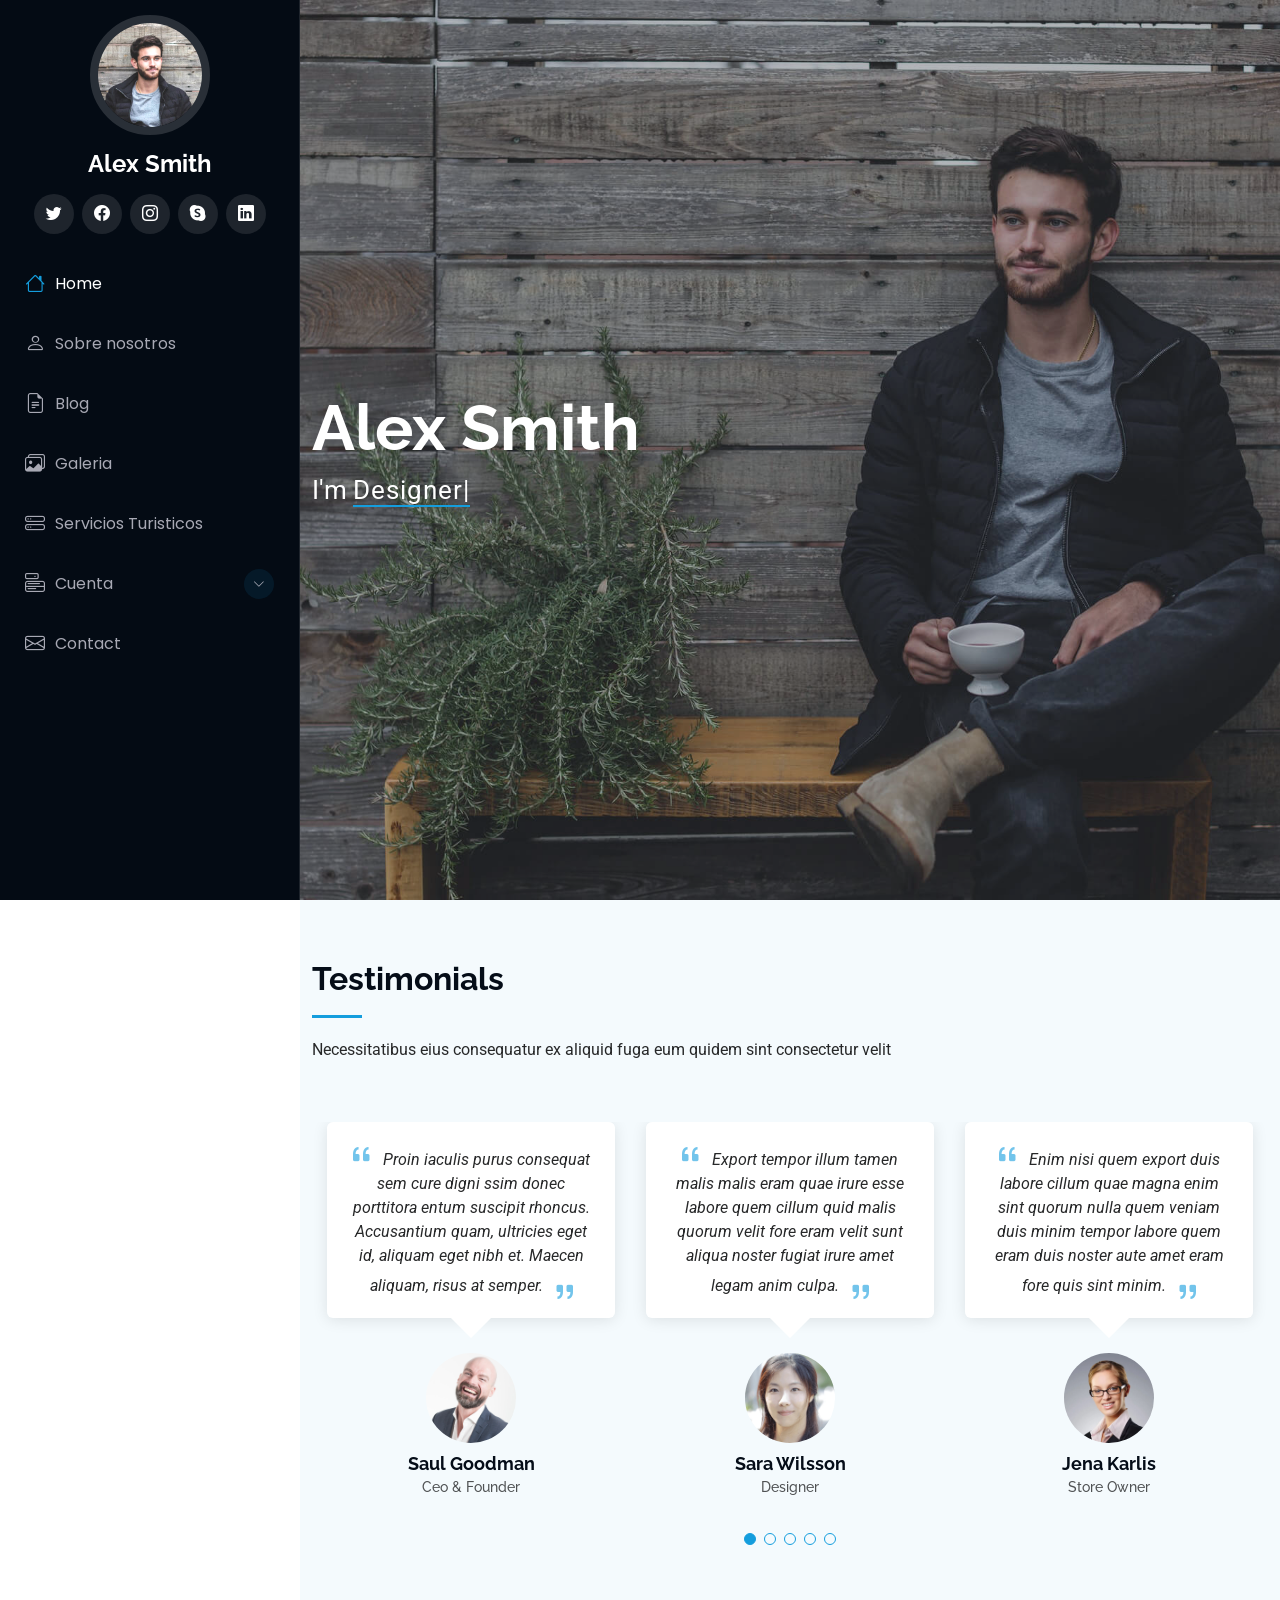
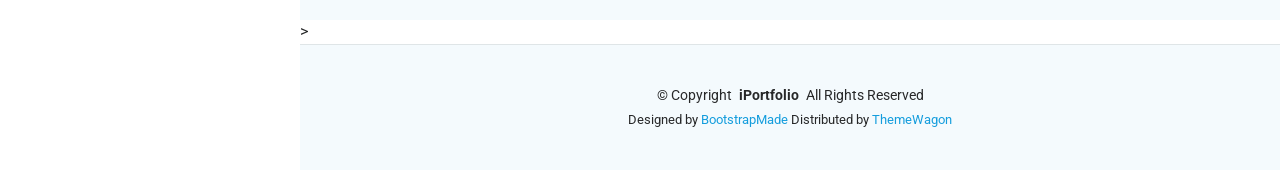
<file: index.html>
<!DOCTYPE html>
<html lang="en">

<head>
  <meta charset="utf-8">
  <meta content="width=device-width, initial-scale=1.0" name="viewport">
  <title>Index - iPortfolio Bootstrap Template</title>
  <meta content="" name="description">
  <meta content="" name="keywords">

  <!-- Favicons -->
  <link href="img/favicon.png" rel="icon">
  <link href="img/apple-touch-icon.png" rel="apple-touch-icon">

  <!-- Fonts -->
  <link href="https://fonts.googleapis.com" rel="preconnect">
  <link href="https://fonts.gstatic.com" rel="preconnect" crossorigin>
  <link href="https://fonts.googleapis.com/css2?family=Roboto:ital,wght@0,100;0,300;0,400;0,500;0,700;0,900;1,100;1,300;1,400;1,500;1,700;1,900&family=Poppins:ital,wght@0,100;0,200;0,300;0,400;0,500;0,600;0,700;0,800;0,900;1,100;1,200;1,300;1,400;1,500;1,600;1,700;1,800;1,900&family=Raleway:ital,wght@0,100;0,200;0,300;0,400;0,500;0,600;0,700;0,800;0,900;1,100;1,200;1,300;1,400;1,500;1,600;1,700;1,800;1,900&display=swap" rel="stylesheet">

  <!-- Vendor CSS Files -->
  <link href="vendor/bootstrap/css/bootstrap.min.css" rel="stylesheet">
  <link href="vendor/bootstrap-icons/bootstrap-icons.css" rel="stylesheet">
  <link href="vendor/aos/aos.css" rel="stylesheet">
  <link href="vendor/glightbox/css/glightbox.min.css" rel="stylesheet">
  <link href="vendor/swiper/swiper-bundle.min.css" rel="stylesheet">

  <!-- Main CSS File -->
  <link href="css/main.css" rel="stylesheet">

  <!-- =======================================================
  * Template Name: iPortfolio
  * Template URL: https://bootstrapmade.com/iportfolio-bootstrap-portfolio-websites-template/
  * Updated: Jun 29 2024 with Bootstrap v5.3.3
  * Author: BootstrapMade.com
  * License: https://bootstrapmade.com/license/
  ======================================================== -->
</head>

<body class="index-page">

  <header id="header" class="header dark-background d-flex flex-column">
    <!-- Botón de menú hamburguesa -->
    <i class="header-toggle d-xl-none bi bi-list"></i>

    <div class="profile-img">
      <img src="img/my-profile-img.jpg" alt="" class="img-fluid rounded-circle">
    </div>

    <a href="index.html" class="logo d-flex align-items-center justify-content-center">
      <h1 class="sitename">Alex Smith</h1>
    </a>

    <div class="social-links text-center">
      <a href="#" class="twitter"><i class="bi bi-twitter"></i></a>
      <a href="#" class="facebook"><i class="bi bi-facebook"></i></a>
      <a href="#" class="instagram"><i class="bi bi-instagram"></i></a>
      <a href="#" class="google-plus"><i class="bi bi-skype"></i></a>
      <a href="#" class="linkedin"><i class="bi bi-linkedin"></i></a>
    </div>

    <nav id="navmenu" class="navmenu">
      <ul>
        <li><a href="/index.html" class="active"><i class="bi bi-house navicon"></i> Home</a></li>
        <li><a href="/about.html"><i class="bi bi-person navicon"></i>Sobre nosotros</a></li>
        <li><a href="/blog.html"><i class="bi bi-file-earmark-text navicon"></i>Blog</a></li>
        <li><a href="/catalogo.html"><i class="bi bi-images navicon"></i>Galeria</a></li>
        <li><a href="/servicios.html"><i class="bi bi-hdd-stack navicon"></i>Servicios Turisticos</a></li>
        <li class="dropdown"><a href="#"><i class="bi bi-menu-button navicon"></i> <span>Cuenta</span> <i class="bi bi-chevron-down toggle-dropdown"></i></a>
          <ul>
            <li><a href="/sesion.html">Iniciar Sesion</a></li>
            <li class="dropdown"><a href="#"><span>Cerrar Sesion</span> <i class="bi bi-chevron-down toggle-dropdown"></i></a>
              <ul>
                <li><a href="#">Deep Dropdown 1</a></li>
                <li><a href="#">Deep Dropdown 2</a></li>
                <li><a href="#">Deep Dropdown 3</a></li>
                <li><a href="#">Deep Dropdown 4</a></li>
                <li><a href="#">Deep Dropdown 5</a></li>
              </ul>
            </li>
            <li><a href="#">Dropdown 2</a></li>
            <li><a href="#">Dropdown 3</a></li>
            <li><a href="#">Dropdown 4</a></li>
          </ul>
        </li>
        <li><a href="/contact.html"><i class="bi bi-envelope navicon"></i> Contact</a></li>
      </ul>
    </nav>

  </header>



  <main class="main">

    <!-- Hero Section -->
    <section id="hero" class="hero section dark-background">

      <img src="img/hero-bg.jpg" alt="" data-aos="fade-in" class="">

      <div class="container" data-aos="fade-up" data-aos-delay="100">
        <h2>Alex Smith</h2>
        <p>I'm <span class="typed" data-typed-items="Designer, Developer, Freelancer, Photographer">Designer</span><span class="typed-cursor typed-cursor--blink" aria-hidden="true"></span><span class="typed-cursor typed-cursor--blink" aria-hidden="true"></span></p>
      </div>

    </section><!-- /Hero Section -->


    <!-- Testimonials Section -->
    <section id="testimonials" class="testimonials section light-background">

      <!-- Section Title -->
      <div class="container section-title" data-aos="fade-up">
        <h2>Testimonials</h2>
        <p>Necessitatibus eius consequatur ex aliquid fuga eum quidem sint consectetur velit</p>
      </div><!-- End Section Title -->

      <div class="container" data-aos="fade-up" data-aos-delay="100">

        <div class="swiper init-swiper">
          <script type="application/json" class="swiper-config">
            {
              "loop": true,
              "speed": 600,
              "autoplay": {
                "delay": 5000
              },
              "slidesPerView": "auto",
              "pagination": {
                "el": ".swiper-pagination",
                "type": "bullets",
                "clickable": true
              },
              "breakpoints": {
                "320": {
                  "slidesPerView": 1,
                  "spaceBetween": 40
                },
                "1200": {
                  "slidesPerView": 3,
                  "spaceBetween": 1
                }
              }
            }
          </script>
          <div class="swiper-wrapper">

            <div class="swiper-slide">
              <div class="testimonial-item">
                <p>
                  <i class="bi bi-quote quote-icon-left"></i>
                  <span>Proin iaculis purus consequat sem cure digni ssim donec porttitora entum suscipit rhoncus. Accusantium quam, ultricies eget id, aliquam eget nibh et. Maecen aliquam, risus at semper.</span>
                  <i class="bi bi-quote quote-icon-right"></i>
                </p>
                <img src="img/testimonials/testimonials-1.jpg" class="testimonial-img" alt="">
                <h3>Saul Goodman</h3>
                <h4>Ceo &amp; Founder</h4>
              </div>
            </div><!-- End testimonial item -->

            <div class="swiper-slide">
              <div class="testimonial-item">
                <p>
                  <i class="bi bi-quote quote-icon-left"></i>
                  <span>Export tempor illum tamen malis malis eram quae irure esse labore quem cillum quid malis quorum velit fore eram velit sunt aliqua noster fugiat irure amet legam anim culpa.</span>
                  <i class="bi bi-quote quote-icon-right"></i>
                </p>
                <img src="img/testimonials/testimonials-2.jpg" class="testimonial-img" alt="">
                <h3>Sara Wilsson</h3>
                <h4>Designer</h4>
              </div>
            </div><!-- End testimonial item -->

            <div class="swiper-slide">
              <div class="testimonial-item">
                <p>
                  <i class="bi bi-quote quote-icon-left"></i>
                  <span>Enim nisi quem export duis labore cillum quae magna enim sint quorum nulla quem veniam duis minim tempor labore quem eram duis noster aute amet eram fore quis sint minim.</span>
                  <i class="bi bi-quote quote-icon-right"></i>
                </p>
                <img src="img/testimonials/testimonials-3.jpg" class="testimonial-img" alt="">
                <h3>Jena Karlis</h3>
                <h4>Store Owner</h4>
              </div>
            </div><!-- End testimonial item -->

            <div class="swiper-slide">
              <div class="testimonial-item">
                <p>
                  <i class="bi bi-quote quote-icon-left"></i>
                  <span>Fugiat enim eram quae cillum dolore dolor amet nulla culpa multos export minim fugiat dolor enim duis veniam ipsum anim magna sunt elit fore quem dolore labore illum veniam.</span>
                  <i class="bi bi-quote quote-icon-right"></i>
                </p>
                <img src="img/testimonials/testimonials-4.jpg" class="testimonial-img" alt="">
                <h3>Matt Brandon</h3>
                <h4>Freelancer</h4>
              </div>
            </div><!-- End testimonial item -->

            <div class="swiper-slide">
              <div class="testimonial-item">
                <p>
                  <i class="bi bi-quote quote-icon-left"></i>
                  <span>Quis quorum aliqua sint quem legam fore sunt eram irure aliqua veniam tempor noster veniam sunt culpa nulla illum cillum fugiat legam esse veniam culpa fore nisi cillum quid.</span>
                  <i class="bi bi-quote quote-icon-right"></i>
                </p>
                <img src="img/testimonials/testimonials-5.jpg" class="testimonial-img" alt="">
                <h3>John Larson</h3>
                <h4>Entrepreneur</h4>
              </div>
            </div><!-- End testimonial item -->

          </div>
          <div class="swiper-pagination"></div>
        </div>

      </div>

    </section><!-- /Testimonials Section -->
>

  </main>

  <footer id="footer" class="footer position-relative light-background">

    <div class="container">
      <div class="copyright text-center ">
        <p>© <span>Copyright</span> <strong class="px-1 sitename">iPortfolio</strong> <span>All Rights Reserved</span></p>
      </div>
      <div class="credits">
        <!-- All the links in the footer should remain intact. -->
        <!-- You can delete the links only if you've purchased the pro version. -->
        <!-- Licensing information: https://bootstrapmade.com/license/ -->
        <!-- Purchase the pro version with working PHP/AJAX contact form: [buy-url] -->
        Designed by <a href="https://bootstrapmade.com/">BootstrapMade</a> Distributed by <a href="https://themewagon.com">ThemeWagon</a>
      </div>
    </div>

  </footer>

  <!-- Scroll Top -->
  <a href="#" id="scroll-top" class="scroll-top d-flex align-items-center justify-content-center"><i class="bi bi-arrow-up-short"></i></a>

  <!-- Preloader -->
  <div id="preloader"></div>

  <!-- Vendor JS Files -->
  <script src="vendor/bootstrap/js/bootstrap.bundle.min.js"></script>
  <script src="vendor/php-email-form/validate.js"></script>
  <script src="vendor/aos/aos.js"></script>
  <script src="vendor/typed.js/typed.umd.js"></script>
  <script src="vendor/purecounter/purecounter_vanilla.js"></script>
  <script src="vendor/waypoints/noframework.waypoints.js"></script>
  <script src="vendor/glightbox/js/glightbox.min.js"></script>
  <script src="vendor/imagesloaded/imagesloaded.pkgd.min.js"></script>
  <script src="vendor/isotope-layout/isotope.pkgd.min.js"></script>
  <script src="vendor/swiper/swiper-bundle.min.js"></script>

  <!-- Main JS File -->
  <script src="js/main.js"></script>

</body>

</html>
</file>
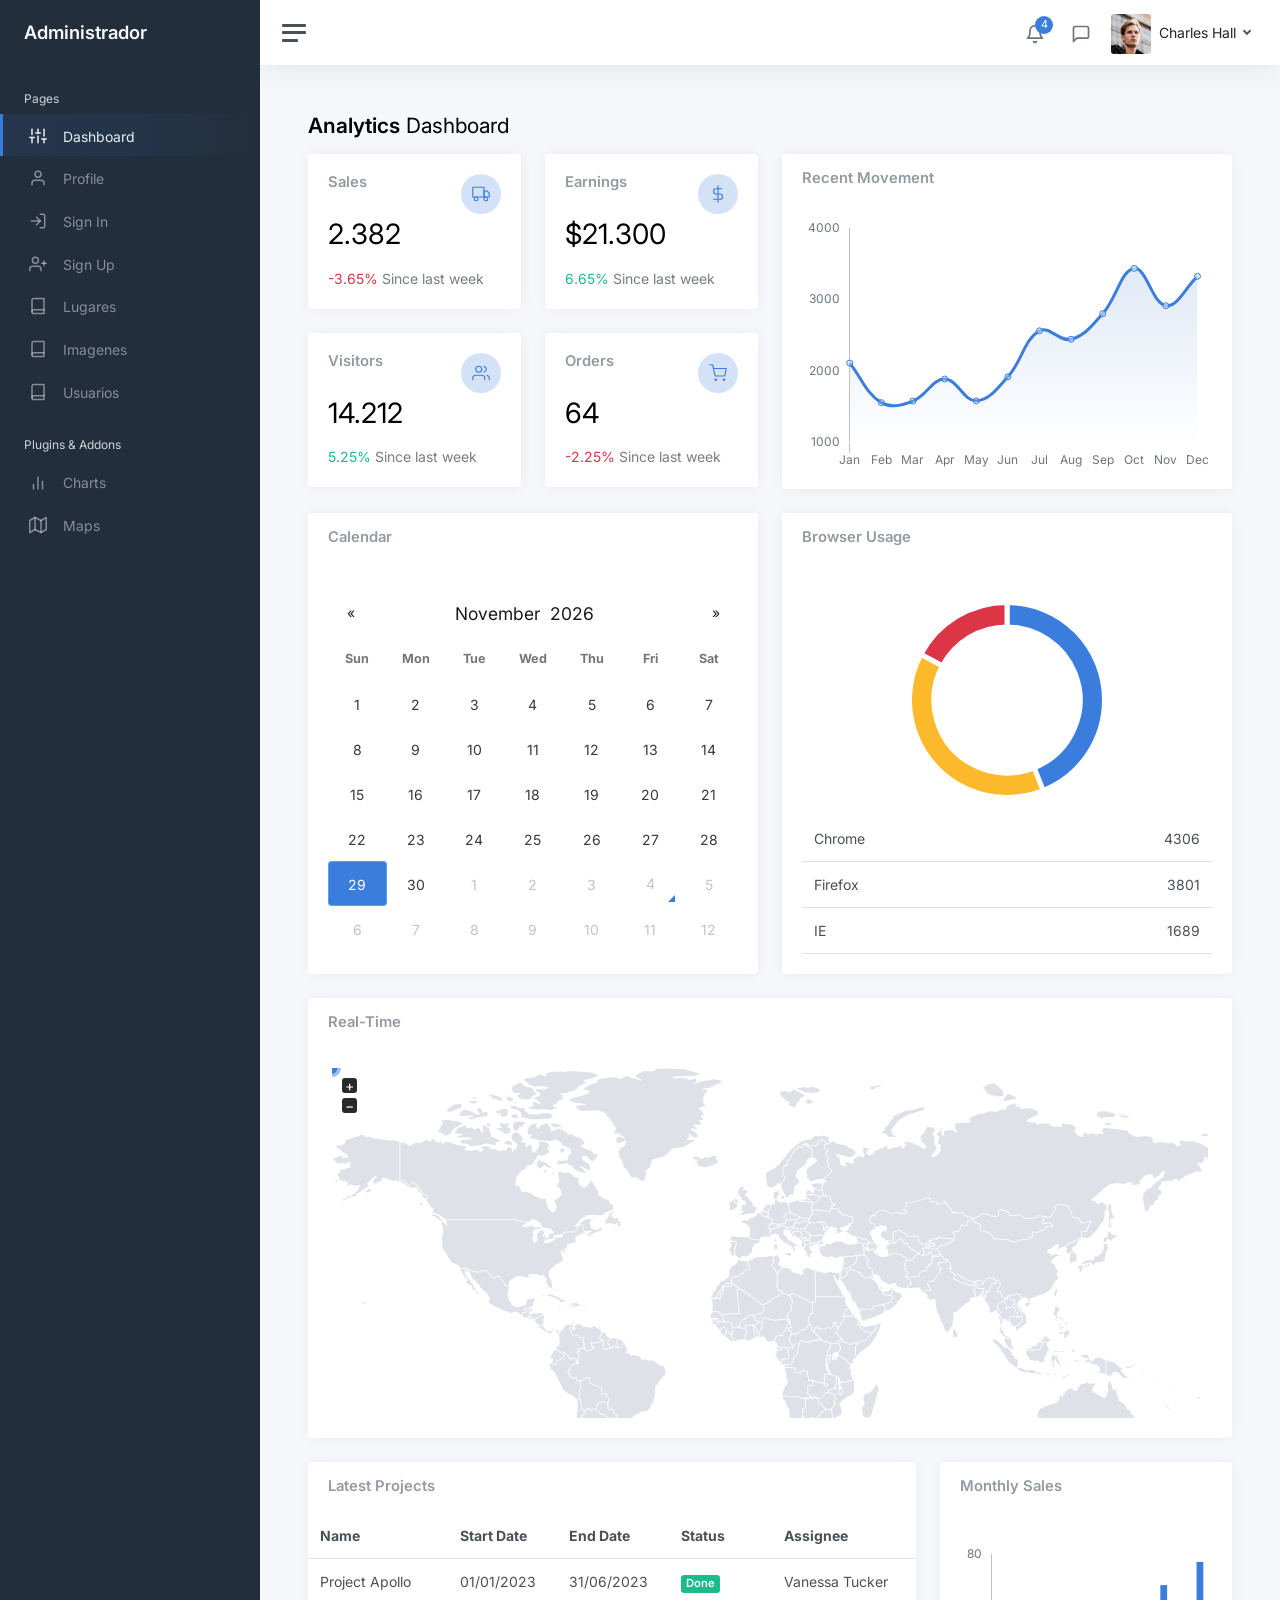
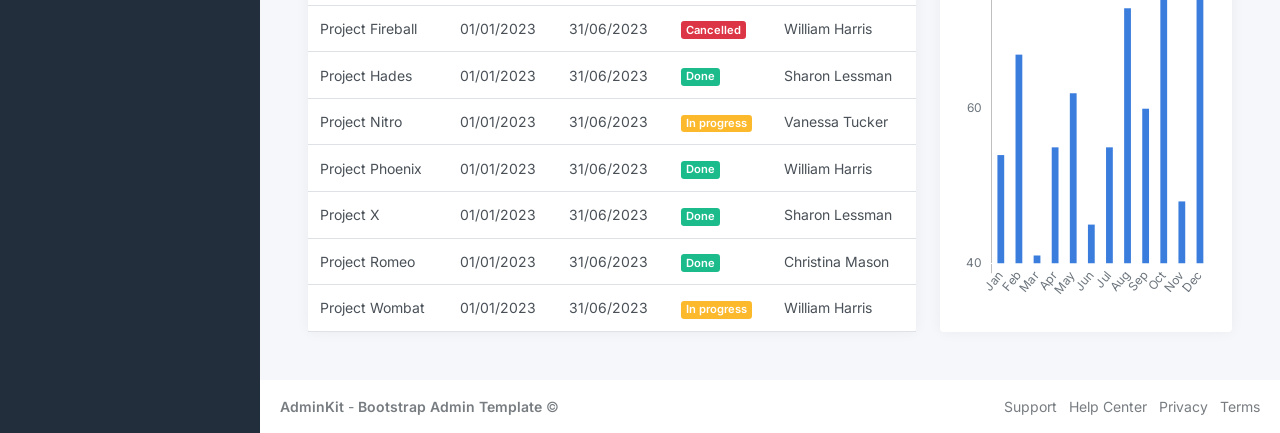
<file: modales/adminkit-dev/static/index.html>
<!DOCTYPE html>
<html lang="es">

<head>
	<meta charset="utf-8">
	<meta http-equiv="X-UA-Compatible" content="IE=edge">
	<meta name="viewport" content="width=device-width, initial-scale=1, shrink-to-fit=no">
	<meta name="description" content="Responsive Admin &amp; Dashboard Template based on Bootstrap 5">
	<meta name="author" content="AdminKit">
	<meta name="keywords" content="adminkit, bootstrap, bootstrap 5, admin, dashboard, template, responsive, css, sass, html, theme, front-end, ui kit, web">

	<link rel="preconnect" href="https://fonts.gstatic.com">
	<link rel="shortcut icon" href="img/icons/icon-48x48.png" />

	<link rel="canonical" href="https://demo-basic.adminkit.io/" />

	<title>Administrador</title>

	<link href="css/app.css" rel="stylesheet">
	<link href="https://fonts.googleapis.com/css2?family=Inter:wght@300;400;600&display=swap" rel="stylesheet">
</head>

<body>
	<div class="wrapper">
		<nav id="sidebar" class="sidebar js-sidebar">
			<div class="sidebar-content js-simplebar">
				<a class="sidebar-brand" href="index.html">
          <span class="align-middle">Administrador</span>
        </a>

				<ul class="sidebar-nav">
					<li class="sidebar-header">
						Pages
					</li>

					<li class="sidebar-item active">
						<a class="sidebar-link" href="index.html">
              <i class="align-middle" data-feather="sliders"></i> <span class="align-middle">Dashboard</span>
            </a>
					</li>

					<li class="sidebar-item">
						<a class="sidebar-link" href="pages-profile.html">
              <i class="align-middle" data-feather="user"></i> <span class="align-middle">Profile</span>
            </a>
					</li>

					<li class="sidebar-item">
						<a class="sidebar-link" href="Inicio.html">
              <i class="align-middle" data-feather="log-in"></i> <span class="align-middle">Sign In</span>
            </a>
					</li>

					<li class="sidebar-item">
						<a class="sidebar-link" href="pages-sign-up.html">
              <i class="align-middle" data-feather="user-plus"></i> <span class="align-middle">Sign Up</span>
            </a>
					</li>

					<li class="sidebar-item">
						<a class="sidebar-link" href="pages-blank.html">
              <i class="align-middle" data-feather="book"></i> <span class="align-middle">Lugares</span>
            </a>
					</li>

					<li class="sidebar-item">
						<a class="sidebar-link" href="imagenes.html">
              <i class="align-middle" data-feather="book"></i> <span class="align-middle">Imagenes</span>
            </a>
					</li>

					<li class="sidebar-item">
						<a class="sidebar-link" href="usuarios.html">
              <i class="align-middle" data-feather="book"></i> <span class="align-middle">Usuarios</span>
            </a>
					</li>

					
					<li class="sidebar-header">
						Plugins & Addons
					</li>

					<li class="sidebar-item">
						<a class="sidebar-link" href="charts-chartjs.html">
              <i class="align-middle" data-feather="bar-chart-2"></i> <span class="align-middle">Charts</span>
            </a>
					</li>

					<li class="sidebar-item">
						<a class="sidebar-link" href="maps-google.html">
              <i class="align-middle" data-feather="map"></i> <span class="align-middle">Maps</span>
            </a>
					</li>
				</ul>

				
			</div>
		</nav>

		<div class="main">
			<nav class="navbar navbar-expand navbar-light navbar-bg">
				<a class="sidebar-toggle js-sidebar-toggle">
          <i class="hamburger align-self-center"></i>
        </a>

				<div class="navbar-collapse collapse">
					<ul class="navbar-nav navbar-align">
						<li class="nav-item dropdown">
							<a class="nav-icon dropdown-toggle" href="#" id="alertsDropdown" data-bs-toggle="dropdown">
								<div class="position-relative">
									<i class="align-middle" data-feather="bell"></i>
									<span class="indicator">4</span>
								</div>
							</a>
							<div class="dropdown-menu dropdown-menu-lg dropdown-menu-end py-0" aria-labelledby="alertsDropdown">
								<div class="dropdown-menu-header">
									4 New Notifications
								</div>
								<div class="list-group">
									<a href="#" class="list-group-item">
										<div class="row g-0 align-items-center">
											<div class="col-2">
												<i class="text-danger" data-feather="alert-circle"></i>
											</div>
											<div class="col-10">
												<div class="text-dark">Update completed</div>
												<div class="text-muted small mt-1">Restart server 12 to complete the update.</div>
												<div class="text-muted small mt-1">30m ago</div>
											</div>
										</div>
									</a>
									<a href="#" class="list-group-item">
										<div class="row g-0 align-items-center">
											<div class="col-2">
												<i class="text-warning" data-feather="bell"></i>
											</div>
											<div class="col-10">
												<div class="text-dark">Lorem ipsum</div>
												<div class="text-muted small mt-1">Aliquam ex eros, imperdiet vulputate hendrerit et.</div>
												<div class="text-muted small mt-1">2h ago</div>
											</div>
										</div>
									</a>
									<a href="#" class="list-group-item">
										<div class="row g-0 align-items-center">
											<div class="col-2">
												<i class="text-primary" data-feather="home"></i>
											</div>
											<div class="col-10">
												<div class="text-dark">Login from 192.186.1.8</div>
												<div class="text-muted small mt-1">5h ago</div>
											</div>
										</div>
									</a>
									<a href="#" class="list-group-item">
										<div class="row g-0 align-items-center">
											<div class="col-2">
												<i class="text-success" data-feather="user-plus"></i>
											</div>
											<div class="col-10">
												<div class="text-dark">New connection</div>
												<div class="text-muted small mt-1">Christina accepted your request.</div>
												<div class="text-muted small mt-1">14h ago</div>
											</div>
										</div>
									</a>
								</div>
								<div class="dropdown-menu-footer">
									<a href="#" class="text-muted">Show all notifications</a>
								</div>
							</div>
						</li>
						<li class="nav-item dropdown">
							<a class="nav-icon dropdown-toggle" href="#" id="messagesDropdown" data-bs-toggle="dropdown">
								<div class="position-relative">
									<i class="align-middle" data-feather="message-square"></i>
								</div>
							</a>
							<div class="dropdown-menu dropdown-menu-lg dropdown-menu-end py-0" aria-labelledby="messagesDropdown">
								<div class="dropdown-menu-header">
									<div class="position-relative">
										4 New Messages
									</div>
								</div>
								<div class="list-group">
									<a href="#" class="list-group-item">
										<div class="row g-0 align-items-center">
											<div class="col-2">
												<img src="img/avatars/avatar-5.jpg" class="avatar img-fluid rounded-circle" alt="Vanessa Tucker">
											</div>
											<div class="col-10 ps-2">
												<div class="text-dark">Vanessa Tucker</div>
												<div class="text-muted small mt-1">Nam pretium turpis et arcu. Duis arcu tortor.</div>
												<div class="text-muted small mt-1">15m ago</div>
											</div>
										</div>
									</a>
									<a href="#" class="list-group-item">
										<div class="row g-0 align-items-center">
											<div class="col-2">
												<img src="img/avatars/avatar-2.jpg" class="avatar img-fluid rounded-circle" alt="William Harris">
											</div>
											<div class="col-10 ps-2">
												<div class="text-dark">William Harris</div>
												<div class="text-muted small mt-1">Curabitur ligula sapien euismod vitae.</div>
												<div class="text-muted small mt-1">2h ago</div>
											</div>
										</div>
									</a>
									<a href="#" class="list-group-item">
										<div class="row g-0 align-items-center">
											<div class="col-2">
												<img src="img/avatars/avatar-4.jpg" class="avatar img-fluid rounded-circle" alt="Christina Mason">
											</div>
											<div class="col-10 ps-2">
												<div class="text-dark">Christina Mason</div>
												<div class="text-muted small mt-1">Pellentesque auctor neque nec urna.</div>
												<div class="text-muted small mt-1">4h ago</div>
											</div>
										</div>
									</a>
									<a href="#" class="list-group-item">
										<div class="row g-0 align-items-center">
											<div class="col-2">
												<img src="img/avatars/avatar-3.jpg" class="avatar img-fluid rounded-circle" alt="Sharon Lessman">
											</div>
											<div class="col-10 ps-2">
												<div class="text-dark">Sharon Lessman</div>
												<div class="text-muted small mt-1">Aenean tellus metus, bibendum sed, posuere ac, mattis non.</div>
												<div class="text-muted small mt-1">5h ago</div>
											</div>
										</div>
									</a>
								</div>
								<div class="dropdown-menu-footer">
									<a href="#" class="text-muted">Show all messages</a>
								</div>
							</div>
						</li>
						<li class="nav-item dropdown">
							<a class="nav-icon dropdown-toggle d-inline-block d-sm-none" href="#" data-bs-toggle="dropdown">
                <i class="align-middle" data-feather="settings"></i>
              </a>

							<a class="nav-link dropdown-toggle d-none d-sm-inline-block" href="#" data-bs-toggle="dropdown">
                <img src="img/avatars/avatar.jpg" class="avatar img-fluid rounded me-1" alt="Charles Hall" /> <span class="text-dark">Charles Hall</span>
              </a>
							<div class="dropdown-menu dropdown-menu-end">
								<a class="dropdown-item" href="pages-profile.html"><i class="align-middle me-1" data-feather="user"></i> Profile</a>
								<a class="dropdown-item" href="#"><i class="align-middle me-1" data-feather="pie-chart"></i> Analytics</a>
								<div class="dropdown-divider"></div>
								<a class="dropdown-item" href="index.html"><i class="align-middle me-1" data-feather="settings"></i> Settings & Privacy</a>
								<a class="dropdown-item" href="#"><i class="align-middle me-1" data-feather="help-circle"></i> Help Center</a>
								<div class="dropdown-divider"></div>
								<a class="dropdown-item" href="#">Log out</a>
							</div>
						</li>
					</ul>
				</div>
			</nav>

			<main class="content">
				<div class="container-fluid p-0">

					<h1 class="h3 mb-3"><strong>Analytics</strong> Dashboard</h1>

					<div class="row">
						<div class="col-xl-6 col-xxl-5 d-flex">
							<div class="w-100">
								<div class="row">
									<div class="col-sm-6">
										<div class="card">
											<div class="card-body">
												<div class="row">
													<div class="col mt-0">
														<h5 class="card-title">Sales</h5>
													</div>

													<div class="col-auto">
														<div class="stat text-primary">
															<i class="align-middle" data-feather="truck"></i>
														</div>
													</div>
												</div>
												<h1 class="mt-1 mb-3">2.382</h1>
												<div class="mb-0">
													<span class="text-danger">-3.65%</span>
													<span class="text-muted">Since last week</span>
												</div>
											</div>
										</div>
										<div class="card">
											<div class="card-body">
												<div class="row">
													<div class="col mt-0">
														<h5 class="card-title">Visitors</h5>
													</div>

													<div class="col-auto">
														<div class="stat text-primary">
															<i class="align-middle" data-feather="users"></i>
														</div>
													</div>
												</div>
												<h1 class="mt-1 mb-3">14.212</h1>
												<div class="mb-0">
													<span class="text-success">5.25%</span>
													<span class="text-muted">Since last week</span>
												</div>
											</div>
										</div>
									</div>
									<div class="col-sm-6">
										<div class="card">
											<div class="card-body">
												<div class="row">
													<div class="col mt-0">
														<h5 class="card-title">Earnings</h5>
													</div>

													<div class="col-auto">
														<div class="stat text-primary">
															<i class="align-middle" data-feather="dollar-sign"></i>
														</div>
													</div>
												</div>
												<h1 class="mt-1 mb-3">$21.300</h1>
												<div class="mb-0">
													<span class="text-success">6.65%</span>
													<span class="text-muted">Since last week</span>
												</div>
											</div>
										</div>
										<div class="card">
											<div class="card-body">
												<div class="row">
													<div class="col mt-0">
														<h5 class="card-title">Orders</h5>
													</div>

													<div class="col-auto">
														<div class="stat text-primary">
															<i class="align-middle" data-feather="shopping-cart"></i>
														</div>
													</div>
												</div>
												<h1 class="mt-1 mb-3">64</h1>
												<div class="mb-0">
													<span class="text-danger">-2.25%</span>
													<span class="text-muted">Since last week</span>
												</div>
											</div>
										</div>
									</div>
								</div>
							</div>
						</div>

						<div class="col-xl-6 col-xxl-7">
							<div class="card flex-fill w-100">
								<div class="card-header">

									<h5 class="card-title mb-0">Recent Movement</h5>
								</div>
								<div class="card-body py-3">
									<div class="chart chart-sm">
										<canvas id="chartjs-dashboard-line"></canvas>
									</div>
								</div>
							</div>
						</div>
					</div>

					<div class="row">
						<div class="col-12 col-md-6 col-xxl-3 d-flex order-2 order-xxl-3">
							<div class="card flex-fill w-100">
								<div class="card-header">

									<h5 class="card-title mb-0">Browser Usage</h5>
								</div>
								<div class="card-body d-flex">
									<div class="align-self-center w-100">
										<div class="py-3">
											<div class="chart chart-xs">
												<canvas id="chartjs-dashboard-pie"></canvas>
											</div>
										</div>

										<table class="table mb-0">
											<tbody>
												<tr>
													<td>Chrome</td>
													<td class="text-end">4306</td>
												</tr>
												<tr>
													<td>Firefox</td>
													<td class="text-end">3801</td>
												</tr>
												<tr>
													<td>IE</td>
													<td class="text-end">1689</td>
												</tr>
											</tbody>
										</table>
									</div>
								</div>
							</div>
						</div>
						<div class="col-12 col-md-12 col-xxl-6 d-flex order-3 order-xxl-2">
							<div class="card flex-fill w-100">
								<div class="card-header">

									<h5 class="card-title mb-0">Real-Time</h5>
								</div>
								<div class="card-body px-4">
									<div id="world_map" style="height:350px;"></div>
								</div>
							</div>
						</div>
						<div class="col-12 col-md-6 col-xxl-3 d-flex order-1 order-xxl-1">
							<div class="card flex-fill">
								<div class="card-header">

									<h5 class="card-title mb-0">Calendar</h5>
								</div>
								<div class="card-body d-flex">
									<div class="align-self-center w-100">
										<div class="chart">
											<div id="datetimepicker-dashboard"></div>
										</div>
									</div>
								</div>
							</div>
						</div>
					</div>

					<div class="row">
						<div class="col-12 col-lg-8 col-xxl-9 d-flex">
							<div class="card flex-fill">
								<div class="card-header">

									<h5 class="card-title mb-0">Latest Projects</h5>
								</div>
								<table class="table table-hover my-0">
									<thead>
										<tr>
											<th>Name</th>
											<th class="d-none d-xl-table-cell">Start Date</th>
											<th class="d-none d-xl-table-cell">End Date</th>
											<th>Status</th>
											<th class="d-none d-md-table-cell">Assignee</th>
										</tr>
									</thead>
									<tbody>
										<tr>
											<td>Project Apollo</td>
											<td class="d-none d-xl-table-cell">01/01/2023</td>
											<td class="d-none d-xl-table-cell">31/06/2023</td>
											<td><span class="badge bg-success">Done</span></td>
											<td class="d-none d-md-table-cell">Vanessa Tucker</td>
										</tr>
										<tr>
											<td>Project Fireball</td>
											<td class="d-none d-xl-table-cell">01/01/2023</td>
											<td class="d-none d-xl-table-cell">31/06/2023</td>
											<td><span class="badge bg-danger">Cancelled</span></td>
											<td class="d-none d-md-table-cell">William Harris</td>
										</tr>
										<tr>
											<td>Project Hades</td>
											<td class="d-none d-xl-table-cell">01/01/2023</td>
											<td class="d-none d-xl-table-cell">31/06/2023</td>
											<td><span class="badge bg-success">Done</span></td>
											<td class="d-none d-md-table-cell">Sharon Lessman</td>
										</tr>
										<tr>
											<td>Project Nitro</td>
											<td class="d-none d-xl-table-cell">01/01/2023</td>
											<td class="d-none d-xl-table-cell">31/06/2023</td>
											<td><span class="badge bg-warning">In progress</span></td>
											<td class="d-none d-md-table-cell">Vanessa Tucker</td>
										</tr>
										<tr>
											<td>Project Phoenix</td>
											<td class="d-none d-xl-table-cell">01/01/2023</td>
											<td class="d-none d-xl-table-cell">31/06/2023</td>
											<td><span class="badge bg-success">Done</span></td>
											<td class="d-none d-md-table-cell">William Harris</td>
										</tr>
										<tr>
											<td>Project X</td>
											<td class="d-none d-xl-table-cell">01/01/2023</td>
											<td class="d-none d-xl-table-cell">31/06/2023</td>
											<td><span class="badge bg-success">Done</span></td>
											<td class="d-none d-md-table-cell">Sharon Lessman</td>
										</tr>
										<tr>
											<td>Project Romeo</td>
											<td class="d-none d-xl-table-cell">01/01/2023</td>
											<td class="d-none d-xl-table-cell">31/06/2023</td>
											<td><span class="badge bg-success">Done</span></td>
											<td class="d-none d-md-table-cell">Christina Mason</td>
										</tr>
										<tr>
											<td>Project Wombat</td>
											<td class="d-none d-xl-table-cell">01/01/2023</td>
											<td class="d-none d-xl-table-cell">31/06/2023</td>
											<td><span class="badge bg-warning">In progress</span></td>
											<td class="d-none d-md-table-cell">William Harris</td>
										</tr>
									</tbody>
								</table>
							</div>
						</div>
						<div class="col-12 col-lg-4 col-xxl-3 d-flex">
							<div class="card flex-fill w-100">
								<div class="card-header">

									<h5 class="card-title mb-0">Monthly Sales</h5>
								</div>
								<div class="card-body d-flex w-100">
									<div class="align-self-center chart chart-lg">
										<canvas id="chartjs-dashboard-bar"></canvas>
									</div>
								</div>
							</div>
						</div>
					</div>

				</div>
			</main>

			<footer class="footer">
				<div class="container-fluid">
					<div class="row text-muted">
						<div class="col-6 text-start">
							<p class="mb-0">
								<a class="text-muted" href="https://adminkit.io/" target="_blank"><strong>AdminKit</strong></a> - <a class="text-muted" href="https://adminkit.io/" target="_blank"><strong>Bootstrap Admin Template</strong></a>								&copy;
							</p>
						</div>
						<div class="col-6 text-end">
							<ul class="list-inline">
								<li class="list-inline-item">
									<a class="text-muted" href="https://adminkit.io/" target="_blank">Support</a>
								</li>
								<li class="list-inline-item">
									<a class="text-muted" href="https://adminkit.io/" target="_blank">Help Center</a>
								</li>
								<li class="list-inline-item">
									<a class="text-muted" href="https://adminkit.io/" target="_blank">Privacy</a>
								</li>
								<li class="list-inline-item">
									<a class="text-muted" href="https://adminkit.io/" target="_blank">Terms</a>
								</li>
							</ul>
						</div>
					</div>
				</div>
			</footer>
		</div>
	</div>

	<script src="js/app.js"></script>

	<script>
		document.addEventListener("DOMContentLoaded", function() {
			var ctx = document.getElementById("chartjs-dashboard-line").getContext("2d");
			var gradient = ctx.createLinearGradient(0, 0, 0, 225);
			gradient.addColorStop(0, "rgba(215, 227, 244, 1)");
			gradient.addColorStop(1, "rgba(215, 227, 244, 0)");
			// Line chart
			new Chart(document.getElementById("chartjs-dashboard-line"), {
				type: "line",
				data: {
					labels: ["Jan", "Feb", "Mar", "Apr", "May", "Jun", "Jul", "Aug", "Sep", "Oct", "Nov", "Dec"],
					datasets: [{
						label: "Sales ($)",
						fill: true,
						backgroundColor: gradient,
						borderColor: window.theme.primary,
						data: [
							2115,
							1562,
							1584,
							1892,
							1587,
							1923,
							2566,
							2448,
							2805,
							3438,
							2917,
							3327
						]
					}]
				},
				options: {
					maintainAspectRatio: false,
					legend: {
						display: false
					},
					tooltips: {
						intersect: false
					},
					hover: {
						intersect: true
					},
					plugins: {
						filler: {
							propagate: false
						}
					},
					scales: {
						xAxes: [{
							reverse: true,
							gridLines: {
								color: "rgba(0,0,0,0.0)"
							}
						}],
						yAxes: [{
							ticks: {
								stepSize: 1000
							},
							display: true,
							borderDash: [3, 3],
							gridLines: {
								color: "rgba(0,0,0,0.0)"
							}
						}]
					}
				}
			});
		});
	</script>
	<script>
		document.addEventListener("DOMContentLoaded", function() {
			// Pie chart
			new Chart(document.getElementById("chartjs-dashboard-pie"), {
				type: "pie",
				data: {
					labels: ["Chrome", "Firefox", "IE"],
					datasets: [{
						data: [4306, 3801, 1689],
						backgroundColor: [
							window.theme.primary,
							window.theme.warning,
							window.theme.danger
						],
						borderWidth: 5
					}]
				},
				options: {
					responsive: !window.MSInputMethodContext,
					maintainAspectRatio: false,
					legend: {
						display: false
					},
					cutoutPercentage: 75
				}
			});
		});
	</script>
	<script>
		document.addEventListener("DOMContentLoaded", function() {
			// Bar chart
			new Chart(document.getElementById("chartjs-dashboard-bar"), {
				type: "bar",
				data: {
					labels: ["Jan", "Feb", "Mar", "Apr", "May", "Jun", "Jul", "Aug", "Sep", "Oct", "Nov", "Dec"],
					datasets: [{
						label: "This year",
						backgroundColor: window.theme.primary,
						borderColor: window.theme.primary,
						hoverBackgroundColor: window.theme.primary,
						hoverBorderColor: window.theme.primary,
						data: [54, 67, 41, 55, 62, 45, 55, 73, 60, 76, 48, 79],
						barPercentage: .75,
						categoryPercentage: .5
					}]
				},
				options: {
					maintainAspectRatio: false,
					legend: {
						display: false
					},
					scales: {
						yAxes: [{
							gridLines: {
								display: false
							},
							stacked: false,
							ticks: {
								stepSize: 20
							}
						}],
						xAxes: [{
							stacked: false,
							gridLines: {
								color: "transparent"
							}
						}]
					}
				}
			});
		});
	</script>
	<script>
		document.addEventListener("DOMContentLoaded", function() {
			var markers = [{
					coords: [31.230391, 121.473701],
					name: "Shanghai"
				},
				{
					coords: [28.704060, 77.102493],
					name: "Delhi"
				},
				{
					coords: [6.524379, 3.379206],
					name: "Lagos"
				},
				{
					coords: [35.689487, 139.691711],
					name: "Tokyo"
				},
				{
					coords: [23.129110, 113.264381],
					name: "Guangzhou"
				},
				{
					coords: [40.7127837, -74.0059413],
					name: "New York"
				},
				{
					coords: [34.052235, -118.243683],
					name: "Los Angeles"
				},
				{
					coords: [41.878113, -87.629799],
					name: "Chicago"
				},
				{
					coords: [51.507351, -0.127758],
					name: "London"
				},
				{
					coords: [40.416775, -3.703790],
					name: "Madrid "
				}
			];
			var map = new jsVectorMap({
				map: "world",
				selector: "#world_map",
				zoomButtons: true,
				markers: markers,
				markerStyle: {
					initial: {
						r: 9,
						strokeWidth: 7,
						stokeOpacity: .4,
						fill: window.theme.primary
					},
					hover: {
						fill: window.theme.primary,
						stroke: window.theme.primary
					}
				},
				zoomOnScroll: false
			});
			window.addEventListener("resize", () => {
				map.updateSize();
			});
		});
	</script>
	<script>
		document.addEventListener("DOMContentLoaded", function() {
			var date = new Date(Date.now() - 5 * 24 * 60 * 60 * 1000);
			var defaultDate = date.getUTCFullYear() + "-" + (date.getUTCMonth() + 1) + "-" + date.getUTCDate();
			document.getElementById("datetimepicker-dashboard").flatpickr({
				inline: true,
				prevArrow: "<span title=\"Previous month\">&laquo;</span>",
				nextArrow: "<span title=\"Next month\">&raquo;</span>",
				defaultDate: defaultDate
			});
		});
	</script>

</body>

</html>
</file>
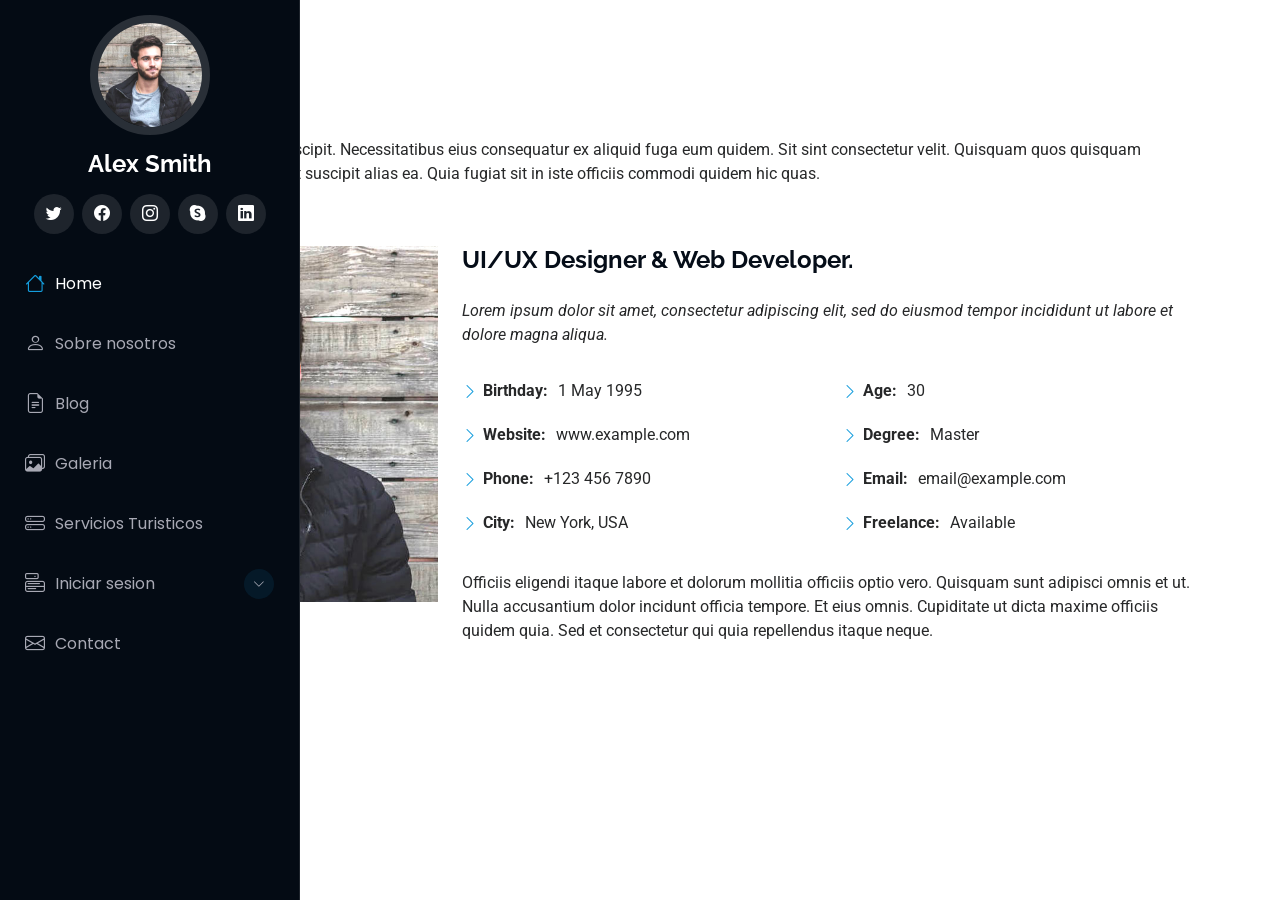
<file: about.html>
<!DOCTYPE html>
<html lang="en">

<head>
  <meta charset="utf-8">
  <meta content="width=device-width, initial-scale=1.0" name="viewport">
  <title>Index - iPortfolio Bootstrap Template</title>
  <meta content="" name="description">
  <meta content="" name="keywords">

  <!-- Favicons -->
  <link href="img/favicon.png" rel="icon">
  <link href="img/apple-touch-icon.png" rel="apple-touch-icon">

  <!-- Fonts -->
  <link href="https://fonts.googleapis.com" rel="preconnect">
  <link href="https://fonts.gstatic.com" rel="preconnect" crossorigin>
  <link href="https://fonts.googleapis.com/css2?family=Roboto:ital,wght@0,100;0,300;0,400;0,500;0,700;0,900;1,100;1,300;1,400;1,500;1,700;1,900&family=Poppins:ital,wght@0,100;0,200;0,300;0,400;0,500;0,600;0,700;0,800;0,900;1,100;1,200;1,300;1,400;1,500;1,600;1,700;1,800;1,900&family=Raleway:ital,wght@0,100;0,200;0,300;0,400;0,500;0,600;0,700;0,800;0,900;1,100;1,200;1,300;1,400;1,500;1,600;1,700;1,800;1,900&display=swap" rel="stylesheet">

  <!-- Vendor CSS Files -->
  <link href="vendor/bootstrap/css/bootstrap.min.css" rel="stylesheet">
  <link href="vendor/bootstrap-icons/bootstrap-icons.css" rel="stylesheet">
  <link href="vendor/aos/aos.css" rel="stylesheet">
  <link href="vendor/glightbox/css/glightbox.min.css" rel="stylesheet">
  <link href="vendor/swiper/swiper-bundle.min.css" rel="stylesheet">

  <!-- Main CSS File -->
  <link href="css/main.css" rel="stylesheet">

  <!-- =======================================================
  * Template Name: iPortfolio
  * Template URL: https://bootstrapmade.com/iportfolio-bootstrap-portfolio-websites-template/
  * Updated: Jun 29 2024 with Bootstrap v5.3.3
  * Author: BootstrapMade.com
  * License: https://bootstrapmade.com/license/
  ======================================================== -->
</head>

<body class="index-page">

  <header id="header" class="header dark-background d-flex flex-column">
    <!-- Botón de menú hamburguesa -->
    <i class="header-toggle d-xl-none bi bi-list"></i>

    <div class="profile-img">
      <img src="img/my-profile-img.jpg" alt="" class="img-fluid rounded-circle">
    </div>

    <a href="index.html" class="logo d-flex align-items-center justify-content-center">
      <h1 class="sitename">Alex Smith</h1>
    </a>

    <div class="social-links text-center">
      <a href="#" class="twitter"><i class="bi bi-twitter"></i></a>
      <a href="#" class="facebook"><i class="bi bi-facebook"></i></a>
      <a href="#" class="instagram"><i class="bi bi-instagram"></i></a>
      <a href="#" class="google-plus"><i class="bi bi-skype"></i></a>
      <a href="#" class="linkedin"><i class="bi bi-linkedin"></i></a>
    </div>

    <nav id="navmenu" class="navmenu">
      <ul>
        <li><a href="/index.html" class="active"><i class="bi bi-house navicon"></i> Home</a></li>
        <li><a href="/about.html"><i class="bi bi-person navicon"></i>Sobre nosotros</a></li>
        <li><a href="/blog.html"><i class="bi bi-file-earmark-text navicon"></i>Blog</a></li>
        <li><a href="/catalogo.html"><i class="bi bi-images navicon"></i>Galeria</a></li>
        <li><a href="/servicios.html"><i class="bi bi-hdd-stack navicon"></i>Servicios Turisticos</a></li>
        <li class="dropdown"><a href="#"><i class="bi bi-menu-button navicon"></i> <span>Iniciar sesion</span> <i class="bi bi-chevron-down toggle-dropdown"></i></a>
          <ul>
            <li><a href="/sesion.html">Dropdown 1</a></li>
            <li class="dropdown"><a href="#"><span>Deep Dropdown</span> <i class="bi bi-chevron-down toggle-dropdown"></i></a>
              <ul>
                <li><a href="#">Deep Dropdown 1</a></li>
                <li><a href="#">Deep Dropdown 2</a></li>
                <li><a href="#">Deep Dropdown 3</a></li>
                <li><a href="#">Deep Dropdown 4</a></li>
                <li><a href="#">Deep Dropdown 5</a></li>
              </ul>
            </li>
            <li><a href="#">Dropdown 2</a></li>
            <li><a href="#">Dropdown 3</a></li>
            <li><a href="#">Dropdown 4</a></li>
          </ul>
        </li>
        <li><a href="/contact.html"><i class="bi bi-envelope navicon"></i> Contact</a></li>
      </ul>
    </nav>

  </header>

    <!-- About Section -->
    <section id="about" class="about section">

      <!-- Section Title -->
      <div class="container section-title" data-aos="fade-up">
        <h2>About</h2>
        <p>Magnam dolores commodi suscipit. Necessitatibus eius consequatur ex aliquid fuga eum quidem. Sit sint consectetur velit. Quisquam quos quisquam cupiditate. Et nemo qui impedit suscipit alias ea. Quia fugiat sit in iste officiis commodi quidem hic quas.</p>
      </div><!-- End Section Title -->

      <div class="container" data-aos="fade-up" data-aos-delay="100">

        <div class="row gy-4 justify-content-center">
          <div class="col-lg-4">
            <img src="img/my-profile-img.jpg" class="img-fluid" alt="">
          </div>
          <div class="col-lg-8 content">
            <h2>UI/UX Designer &amp; Web Developer.</h2>
            <p class="fst-italic py-3">
              Lorem ipsum dolor sit amet, consectetur adipiscing elit, sed do eiusmod tempor incididunt ut labore et dolore
              magna aliqua.
            </p>
            <div class="row">
              <div class="col-lg-6">
                <ul>
                  <li><i class="bi bi-chevron-right"></i> <strong>Birthday:</strong> <span>1 May 1995</span></li>
                  <li><i class="bi bi-chevron-right"></i> <strong>Website:</strong> <span>www.example.com</span></li>
                  <li><i class="bi bi-chevron-right"></i> <strong>Phone:</strong> <span>+123 456 7890</span></li>
                  <li><i class="bi bi-chevron-right"></i> <strong>City:</strong> <span>New York, USA</span></li>
                </ul>
              </div>
              <div class="col-lg-6">
                <ul>
                  <li><i class="bi bi-chevron-right"></i> <strong>Age:</strong> <span>30</span></li>
                  <li><i class="bi bi-chevron-right"></i> <strong>Degree:</strong> <span>Master</span></li>
                  <li><i class="bi bi-chevron-right"></i> <strong>Email:</strong> <span>email@example.com</span></li>
                  <li><i class="bi bi-chevron-right"></i> <strong>Freelance:</strong> <span>Available</span></li>
                </ul>
              </div>
            </div>
            <p class="py-3">
              Officiis eligendi itaque labore et dolorum mollitia officiis optio vero. Quisquam sunt adipisci omnis et ut. Nulla accusantium dolor incidunt officia tempore. Et eius omnis.
              Cupiditate ut dicta maxime officiis quidem quia. Sed et consectetur qui quia repellendus itaque neque.
            </p>
          </div>
        </div>

      </div>

    </section><!-- /About Section -->

      
  <!-- Scroll Top -->
  <a href="#" id="scroll-top" class="scroll-top d-flex align-items-center justify-content-center"><i class="bi bi-arrow-up-short"></i></a>

  <!-- Preloader -->
  <div id="preloader"></div>

  <!-- Vendor JS Files -->
  <script src="vendor/bootstrap/js/bootstrap.bundle.min.js"></script>
  <script src="vendor/php-email-form/validate.js"></script>
  <script src="vendor/aos/aos.js"></script>
  <script src="vendor/typed.js/typed.umd.js"></script>
  <script src="vendor/purecounter/purecounter_vanilla.js"></script>
  <script src="vendor/waypoints/noframework.waypoints.js"></script>
  <script src="vendor/glightbox/js/glightbox.min.js"></script>
  <script src="vendor/imagesloaded/imagesloaded.pkgd.min.js"></script>
  <script src="vendor/isotope-layout/isotope.pkgd.min.js"></script>
  <script src="vendor/swiper/swiper-bundle.min.js"></script>

  <!-- Main JS File -->
  <script src="js/main.js"></script>

</body>

</html>
</file>
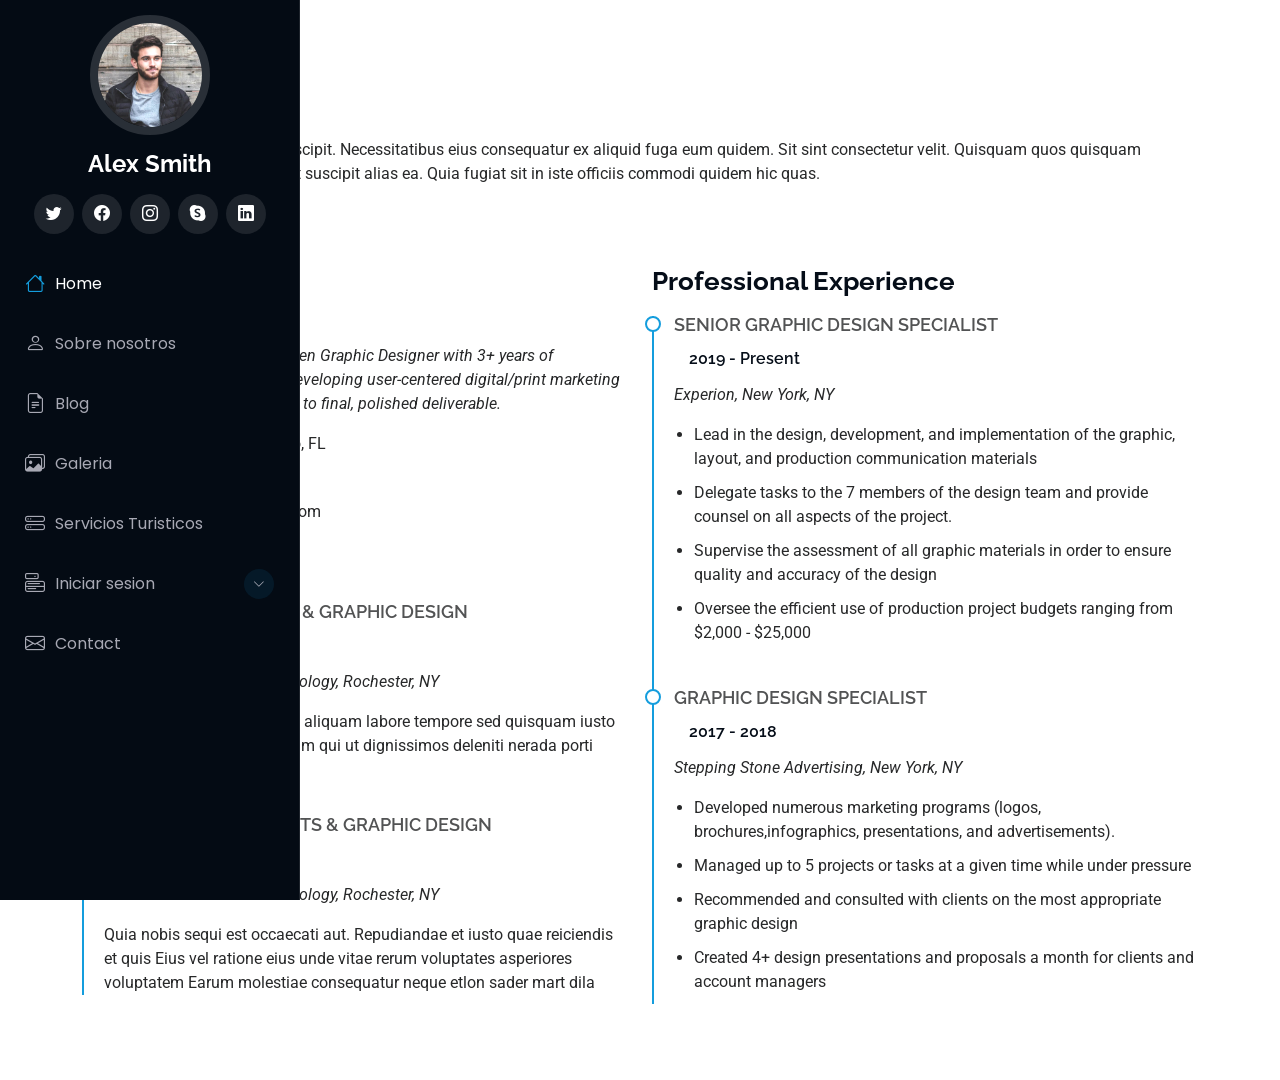
<file: blog.html>
<!DOCTYPE html>
<html lang="en">

<head>
  <meta charset="utf-8">
  <meta content="width=device-width, initial-scale=1.0" name="viewport">
  <title>Index - iPortfolio Bootstrap Template</title>
  <meta content="" name="description">
  <meta content="" name="keywords">

  <!-- Favicons -->
  <link href="img/favicon.png" rel="icon">
  <link href="img/apple-touch-icon.png" rel="apple-touch-icon">

  <!-- Fonts -->
  <link href="https://fonts.googleapis.com" rel="preconnect">
  <link href="https://fonts.gstatic.com" rel="preconnect" crossorigin>
  <link href="https://fonts.googleapis.com/css2?family=Roboto:ital,wght@0,100;0,300;0,400;0,500;0,700;0,900;1,100;1,300;1,400;1,500;1,700;1,900&family=Poppins:ital,wght@0,100;0,200;0,300;0,400;0,500;0,600;0,700;0,800;0,900;1,100;1,200;1,300;1,400;1,500;1,600;1,700;1,800;1,900&family=Raleway:ital,wght@0,100;0,200;0,300;0,400;0,500;0,600;0,700;0,800;0,900;1,100;1,200;1,300;1,400;1,500;1,600;1,700;1,800;1,900&display=swap" rel="stylesheet">

  <!-- Vendor CSS Files -->
  <link href="vendor/bootstrap/css/bootstrap.min.css" rel="stylesheet">
  <link href="vendor/bootstrap-icons/bootstrap-icons.css" rel="stylesheet">
  <link href="vendor/aos/aos.css" rel="stylesheet">
  <link href="vendor/glightbox/css/glightbox.min.css" rel="stylesheet">
  <link href="vendor/swiper/swiper-bundle.min.css" rel="stylesheet">

  <!-- Main CSS File -->
  <link href="css/main.css" rel="stylesheet">

  <!-- =======================================================
  * Template Name: iPortfolio
  * Template URL: https://bootstrapmade.com/iportfolio-bootstrap-portfolio-websites-template/
  * Updated: Jun 29 2024 with Bootstrap v5.3.3
  * Author: BootstrapMade.com
  * License: https://bootstrapmade.com/license/
  ======================================================== -->
</head>

<body class="index-page">

  <header id="header" class="header dark-background d-flex flex-column">
    <!-- Botón de menú hamburguesa -->
    <i class="header-toggle d-xl-none bi bi-list"></i>

    <div class="profile-img">
      <img src="img/my-profile-img.jpg" alt="" class="img-fluid rounded-circle">
    </div>

    <a href="index.html" class="logo d-flex align-items-center justify-content-center">
      <h1 class="sitename">Alex Smith</h1>
    </a>

    <div class="social-links text-center">
      <a href="#" class="twitter"><i class="bi bi-twitter"></i></a>
      <a href="#" class="facebook"><i class="bi bi-facebook"></i></a>
      <a href="#" class="instagram"><i class="bi bi-instagram"></i></a>
      <a href="#" class="google-plus"><i class="bi bi-skype"></i></a>
      <a href="#" class="linkedin"><i class="bi bi-linkedin"></i></a>
    </div>

    <nav id="navmenu" class="navmenu">
        <ul>
            <li><a href="/index.html" class="active"><i class="bi bi-house navicon"></i> Home</a></li>
            <li><a href="/about.html"><i class="bi bi-person navicon"></i>Sobre nosotros</a></li>
            <li><a href="/blog.html"><i class="bi bi-file-earmark-text navicon"></i>Blog</a></li>
            <li><a href="/catalogo.html"><i class="bi bi-images navicon"></i>Galeria</a></li>
            <li><a href="/servicios.html"><i class="bi bi-hdd-stack navicon"></i>Servicios Turisticos</a></li>
            <li class="dropdown"><a href="#"><i class="bi bi-menu-button navicon"></i> <span>Iniciar sesion</span> <i class="bi bi-chevron-down toggle-dropdown"></i></a>
              <ul>
                <li><a href="/sesion.html">Dropdown 1</a></li>
                <li class="dropdown"><a href="#"><span>Deep Dropdown</span> <i class="bi bi-chevron-down toggle-dropdown"></i></a>
                  <ul>
                    <li><a href="#">Deep Dropdown 1</a></li>
                    <li><a href="#">Deep Dropdown 2</a></li>
                    <li><a href="#">Deep Dropdown 3</a></li>
                    <li><a href="#">Deep Dropdown 4</a></li>
                    <li><a href="#">Deep Dropdown 5</a></li>
                  </ul>
                </li>
                <li><a href="#">Dropdown 2</a></li>
                <li><a href="#">Dropdown 3</a></li>
                <li><a href="#">Dropdown 4</a></li>
              </ul>
            </li>
            <li><a href="/contact.html"><i class="bi bi-envelope navicon"></i> Contact</a></li>
          </ul>
        </nav>
    

  </header>


    <!-- Resume Section -->
    <section id="resume" class="resume section">

        <!-- Section Title -->
        <div class="container section-title" data-aos="fade-up">
          <h2>Resume</h2>
          <p>Magnam dolores commodi suscipit. Necessitatibus eius consequatur ex aliquid fuga eum quidem. Sit sint consectetur velit. Quisquam quos quisquam cupiditate. Et nemo qui impedit suscipit alias ea. Quia fugiat sit in iste officiis commodi quidem hic quas.</p>
        </div><!-- End Section Title -->
  
        <div class="container">
  
          <div class="row">
  
            <div class="col-lg-6" data-aos="fade-up" data-aos-delay="100">
              <h3 class="resume-title">Sumary</h3>
  
              <div class="resume-item pb-0">
                <h4>Brandon Johnson</h4>
                <p><em>Innovative and deadline-driven Graphic Designer with 3+ years of experience designing and developing user-centered digital/print marketing material from initial concept to final, polished deliverable.</em></p>
                <ul>
                  <li>Portland par 127,Orlando, FL</li>
                  <li>(123) 456-7891</li>
                  <li>alice.barkley@example.com</li>
                </ul>
              </div><!-- Edn Resume Item -->
  
              <h3 class="resume-title">Education</h3>
              <div class="resume-item">
                <h4>Master of Fine Arts &amp; Graphic Design</h4>
                <h5>2015 - 2016</h5>
                <p><em>Rochester Institute of Technology, Rochester, NY</em></p>
                <p>Qui deserunt veniam. Et sed aliquam labore tempore sed quisquam iusto autem sit. Ea vero voluptatum qui ut dignissimos deleniti nerada porti sand markend</p>
              </div><!-- Edn Resume Item -->
  
              <div class="resume-item">
                <h4>Bachelor of Fine Arts &amp; Graphic Design</h4>
                <h5>2010 - 2014</h5>
                <p><em>Rochester Institute of Technology, Rochester, NY</em></p>
                <p>Quia nobis sequi est occaecati aut. Repudiandae et iusto quae reiciendis et quis Eius vel ratione eius unde vitae rerum voluptates asperiores voluptatem Earum molestiae consequatur neque etlon sader mart dila</p>
              </div><!-- Edn Resume Item -->
  
            </div>
  
            <div class="col-lg-6" data-aos="fade-up" data-aos-delay="200">
              <h3 class="resume-title">Professional Experience</h3>
              <div class="resume-item">
                <h4>Senior graphic design specialist</h4>
                <h5>2019 - Present</h5>
                <p><em>Experion, New York, NY </em></p>
                <ul>
                  <li>Lead in the design, development, and implementation of the graphic, layout, and production communication materials</li>
                  <li>Delegate tasks to the 7 members of the design team and provide counsel on all aspects of the project. </li>
                  <li>Supervise the assessment of all graphic materials in order to ensure quality and accuracy of the design</li>
                  <li>Oversee the efficient use of production project budgets ranging from $2,000 - $25,000</li>
                </ul>
              </div><!-- Edn Resume Item -->
  
              <div class="resume-item">
                <h4>Graphic design specialist</h4>
                <h5>2017 - 2018</h5>
                <p><em>Stepping Stone Advertising, New York, NY</em></p>
                <ul>
                  <li>Developed numerous marketing programs (logos, brochures,infographics, presentations, and advertisements).</li>
                  <li>Managed up to 5 projects or tasks at a given time while under pressure</li>
                  <li>Recommended and consulted with clients on the most appropriate graphic design</li>
                  <li>Created 4+ design presentations and proposals a month for clients and account managers</li>
                </ul>
              </div><!-- Edn Resume Item -->
  
            </div>
  
          </div>
  
        </div>
  
      </section><!-- /Resume Section -->
  

      
  <!-- Scroll Top -->
  <a href="#" id="scroll-top" class="scroll-top d-flex align-items-center justify-content-center"><i class="bi bi-arrow-up-short"></i></a>

  <!-- Preloader -->
  <div id="preloader"></div>

  <!-- Vendor JS Files -->
  <script src="vendor/bootstrap/js/bootstrap.bundle.min.js"></script>
  <script src="vendor/php-email-form/validate.js"></script>
  <script src="vendor/aos/aos.js"></script>
  <script src="vendor/typed.js/typed.umd.js"></script>
  <script src="vendor/purecounter/purecounter_vanilla.js"></script>
  <script src="vendor/waypoints/noframework.waypoints.js"></script>
  <script src="vendor/glightbox/js/glightbox.min.js"></script>
  <script src="vendor/imagesloaded/imagesloaded.pkgd.min.js"></script>
  <script src="vendor/isotope-layout/isotope.pkgd.min.js"></script>
  <script src="vendor/swiper/swiper-bundle.min.js"></script>

  <!-- Main JS File -->
  <script src="js/main.js"></script>

</body>

</html>
</file>
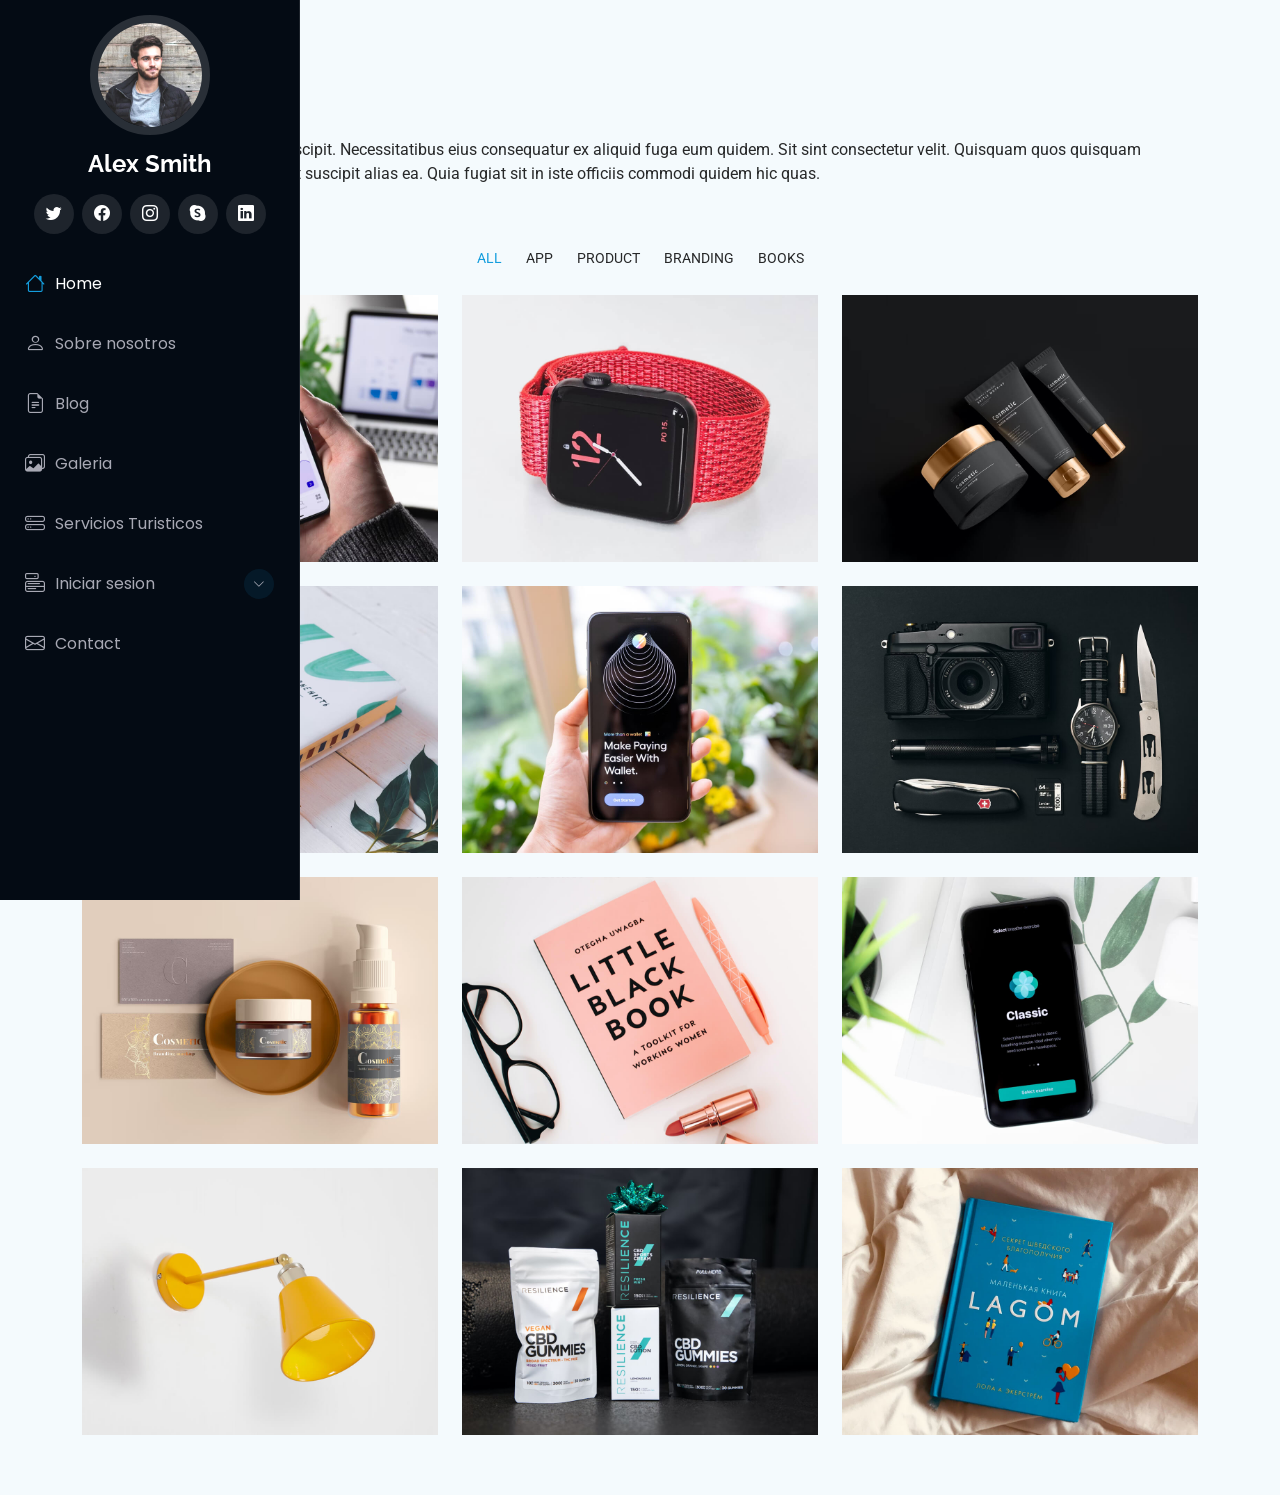
<file: catalogo.html>
<!DOCTYPE html>
<html lang="en">

<head>
  <meta charset="utf-8">
  <meta content="width=device-width, initial-scale=1.0" name="viewport">
  <title>Index - iPortfolio Bootstrap Template</title>
  <meta content="" name="description">
  <meta content="" name="keywords">

  <!-- Favicons -->
  <link href="img/favicon.png" rel="icon">
  <link href="img/apple-touch-icon.png" rel="apple-touch-icon">

  <!-- Fonts -->
  <link href="https://fonts.googleapis.com" rel="preconnect">
  <link href="https://fonts.gstatic.com" rel="preconnect" crossorigin>
  <link href="https://fonts.googleapis.com/css2?family=Roboto:ital,wght@0,100;0,300;0,400;0,500;0,700;0,900;1,100;1,300;1,400;1,500;1,700;1,900&family=Poppins:ital,wght@0,100;0,200;0,300;0,400;0,500;0,600;0,700;0,800;0,900;1,100;1,200;1,300;1,400;1,500;1,600;1,700;1,800;1,900&family=Raleway:ital,wght@0,100;0,200;0,300;0,400;0,500;0,600;0,700;0,800;0,900;1,100;1,200;1,300;1,400;1,500;1,600;1,700;1,800;1,900&display=swap" rel="stylesheet">

  <!-- Vendor CSS Files -->
  <link href="vendor/bootstrap/css/bootstrap.min.css" rel="stylesheet">
  <link href="vendor/bootstrap-icons/bootstrap-icons.css" rel="stylesheet">
  <link href="vendor/aos/aos.css" rel="stylesheet">
  <link href="vendor/glightbox/css/glightbox.min.css" rel="stylesheet">
  <link href="vendor/swiper/swiper-bundle.min.css" rel="stylesheet">

  <!-- Main CSS File -->
  <link href="css/main.css" rel="stylesheet">

  <!-- =======================================================
  * Template Name: iPortfolio
  * Template URL: https://bootstrapmade.com/iportfolio-bootstrap-portfolio-websites-template/
  * Updated: Jun 29 2024 with Bootstrap v5.3.3
  * Author: BootstrapMade.com
  * License: https://bootstrapmade.com/license/
  ======================================================== -->
</head>

<body class="index-page">

  <header id="header" class="header dark-background d-flex flex-column">
    <!-- Botón de menú hamburguesa -->
    <i class="header-toggle d-xl-none bi bi-list"></i>

    <div class="profile-img">
      <img src="img/my-profile-img.jpg" alt="" class="img-fluid rounded-circle">
    </div>

    <a href="index.html" class="logo d-flex align-items-center justify-content-center">
      <h1 class="sitename">Alex Smith</h1>
    </a>

    <div class="social-links text-center">
      <a href="#" class="twitter"><i class="bi bi-twitter"></i></a>
      <a href="#" class="facebook"><i class="bi bi-facebook"></i></a>
      <a href="#" class="instagram"><i class="bi bi-instagram"></i></a>
      <a href="#" class="google-plus"><i class="bi bi-skype"></i></a>
      <a href="#" class="linkedin"><i class="bi bi-linkedin"></i></a>
    </div>

    <nav id="navmenu" class="navmenu">
        <ul>
            <li><a href="/index.html" class="active"><i class="bi bi-house navicon"></i> Home</a></li>
            <li><a href="/about.html"><i class="bi bi-person navicon"></i>Sobre nosotros</a></li>
            <li><a href="/blog.html"><i class="bi bi-file-earmark-text navicon"></i>Blog</a></li>
            <li><a href="/catalogo.html"><i class="bi bi-images navicon"></i>Galeria</a></li>
            <li><a href="/servicios.html"><i class="bi bi-hdd-stack navicon"></i>Servicios Turisticos</a></li>
            <li class="dropdown"><a href="#"><i class="bi bi-menu-button navicon"></i> <span>Iniciar sesion</span> <i class="bi bi-chevron-down toggle-dropdown"></i></a>
              <ul>
                <li><a href="/sesion.html">Dropdown 1</a></li>
                <li class="dropdown"><a href="#"><span>Deep Dropdown</span> <i class="bi bi-chevron-down toggle-dropdown"></i></a>
                  <ul>
                    <li><a href="#">Deep Dropdown 1</a></li>
                    <li><a href="#">Deep Dropdown 2</a></li>
                    <li><a href="#">Deep Dropdown 3</a></li>
                    <li><a href="#">Deep Dropdown 4</a></li>
                    <li><a href="#">Deep Dropdown 5</a></li>
                  </ul>
                </li>
                <li><a href="#">Dropdown 2</a></li>
                <li><a href="#">Dropdown 3</a></li>
                <li><a href="#">Dropdown 4</a></li>
              </ul>
            </li>
            <li><a href="/contact.html"><i class="bi bi-envelope navicon"></i> Contact</a></li>
          </ul>

    </nav>

  </header>


    <!-- Portfolio Section -->
    <section id="portfolio" class="portfolio section light-background">

        <!-- Section Title -->
        <div class="container section-title" data-aos="fade-up">
          <h2>Portfolio</h2>
          <p>Magnam dolores commodi suscipit. Necessitatibus eius consequatur ex aliquid fuga eum quidem. Sit sint consectetur velit. Quisquam quos quisquam cupiditate. Et nemo qui impedit suscipit alias ea. Quia fugiat sit in iste officiis commodi quidem hic quas.</p>
        </div><!-- End Section Title -->
  
        <div class="container">
  
          <div class="isotope-layout" data-default-filter="*" data-layout="masonry" data-sort="original-order">
  
            <ul class="portfolio-filters isotope-filters" data-aos="fade-up" data-aos-delay="100">
              <li data-filter="*" class="filter-active">All</li>
              <li data-filter=".filter-app">App</li>
              <li data-filter=".filter-product">Product</li>
              <li data-filter=".filter-branding">Branding</li>
              <li data-filter=".filter-books">Books</li>
            </ul><!-- End Portfolio Filters -->
  
            <div class="row gy-4 isotope-container" data-aos="fade-up" data-aos-delay="200">
  
              <div class="col-lg-4 col-md-6 portfolio-item isotope-item filter-app">
                <div class="portfolio-content h-100">
                  <img src="img/portfolio/app-1.jpg" class="img-fluid" alt="">
                  <div class="portfolio-info">
                    <h4>App 1</h4>
                    <p>Lorem ipsum, dolor sit amet consectetur</p>
                    <a href="img/portfolio/app-1.jpg" title="App 1" data-gallery="portfolio-gallery-app" class="glightbox preview-link"><i class="bi bi-zoom-in"></i></a>
                    <a href="portfolio-details.html" title="More Details" class="details-link"><i class="bi bi-link-45deg"></i></a>
                  </div>
                </div>
              </div><!-- End Portfolio Item -->
  
              <div class="col-lg-4 col-md-6 portfolio-item isotope-item filter-product">
                <div class="portfolio-content h-100">
                  <img src="img/portfolio/product-1.jpg" class="img-fluid" alt="">
                  <div class="portfolio-info">
                    <h4>Product 1</h4>
                    <p>Lorem ipsum, dolor sit amet consectetur</p>
                    <a href="img/portfolio/product-1.jpg" title="Product 1" data-gallery="portfolio-gallery-product" class="glightbox preview-link"><i class="bi bi-zoom-in"></i></a>
                    <a href="portfolio-details.html" title="More Details" class="details-link"><i class="bi bi-link-45deg"></i></a>
                  </div>
                </div>
              </div><!-- End Portfolio Item -->
  
              <div class="col-lg-4 col-md-6 portfolio-item isotope-item filter-branding">
                <div class="portfolio-content h-100">
                  <img src="img/portfolio/branding-1.jpg" class="img-fluid" alt="">
                  <div class="portfolio-info">
                    <h4>Branding 1</h4>
                    <p>Lorem ipsum, dolor sit amet consectetur</p>
                    <a href="img/portfolio/branding-1.jpg" title="Branding 1" data-gallery="portfolio-gallery-branding" class="glightbox preview-link"><i class="bi bi-zoom-in"></i></a>
                    <a href="portfolio-details.html" title="More Details" class="details-link"><i class="bi bi-link-45deg"></i></a>
                  </div>
                </div>
              </div><!-- End Portfolio Item -->
  
              <div class="col-lg-4 col-md-6 portfolio-item isotope-item filter-books">
                <div class="portfolio-content h-100">
                  <img src="img/portfolio/books-1.jpg" class="img-fluid" alt="">
                  <div class="portfolio-info">
                    <h4>Books 1</h4>
                    <p>Lorem ipsum, dolor sit amet consectetur</p>
                    <a href="img/portfolio/books-1.jpg" title="Branding 1" data-gallery="portfolio-gallery-book" class="glightbox preview-link"><i class="bi bi-zoom-in"></i></a>
                    <a href="portfolio-details.html" title="More Details" class="details-link"><i class="bi bi-link-45deg"></i></a>
                  </div>
                </div>
              </div><!-- End Portfolio Item -->
  
              <div class="col-lg-4 col-md-6 portfolio-item isotope-item filter-app">
                <div class="portfolio-content h-100">
                  <img src="img/portfolio/app-2.jpg" class="img-fluid" alt="">
                  <div class="portfolio-info">
                    <h4>App 2</h4>
                    <p>Lorem ipsum, dolor sit amet consectetur</p>
                    <a href="img/portfolio/app-2.jpg" title="App 2" data-gallery="portfolio-gallery-app" class="glightbox preview-link"><i class="bi bi-zoom-in"></i></a>
                    <a href="portfolio-details.html" title="More Details" class="details-link"><i class="bi bi-link-45deg"></i></a>
                  </div>
                </div>
              </div><!-- End Portfolio Item -->
  
              <div class="col-lg-4 col-md-6 portfolio-item isotope-item filter-product">
                <div class="portfolio-content h-100">
                  <img src="img/portfolio/product-2.jpg" class="img-fluid" alt="">
                  <div class="portfolio-info">
                    <h4>Product 2</h4>
                    <p>Lorem ipsum, dolor sit amet consectetur</p>
                    <a href="img/portfolio/product-2.jpg" title="Product 2" data-gallery="portfolio-gallery-product" class="glightbox preview-link"><i class="bi bi-zoom-in"></i></a>
                    <a href="portfolio-details.html" title="More Details" class="details-link"><i class="bi bi-link-45deg"></i></a>
                  </div>
                </div>
              </div><!-- End Portfolio Item -->
  
              <div class="col-lg-4 col-md-6 portfolio-item isotope-item filter-branding">
                <div class="portfolio-content h-100">
                  <img src="img/portfolio/branding-2.jpg" class="img-fluid" alt="">
                  <div class="portfolio-info">
                    <h4>Branding 2</h4>
                    <p>Lorem ipsum, dolor sit amet consectetur</p>
                    <a href="img/portfolio/branding-2.jpg" title="Branding 2" data-gallery="portfolio-gallery-branding" class="glightbox preview-link"><i class="bi bi-zoom-in"></i></a>
                    <a href="portfolio-details.html" title="More Details" class="details-link"><i class="bi bi-link-45deg"></i></a>
                  </div>
                </div>
              </div><!-- End Portfolio Item -->
  
              <div class="col-lg-4 col-md-6 portfolio-item isotope-item filter-books">
                <div class="portfolio-content h-100">
                  <img src="img/portfolio/books-2.jpg" class="img-fluid" alt="">
                  <div class="portfolio-info">
                    <h4>Books 2</h4>
                    <p>Lorem ipsum, dolor sit amet consectetur</p>
                    <a href="img/portfolio/books-2.jpg" title="Branding 2" data-gallery="portfolio-gallery-book" class="glightbox preview-link"><i class="bi bi-zoom-in"></i></a>
                    <a href="portfolio-details.html" title="More Details" class="details-link"><i class="bi bi-link-45deg"></i></a>
                  </div>
                </div>
              </div><!-- End Portfolio Item -->
  
              <div class="col-lg-4 col-md-6 portfolio-item isotope-item filter-app">
                <div class="portfolio-content h-100">
                  <img src="img/portfolio/app-3.jpg" class="img-fluid" alt="">
                  <div class="portfolio-info">
                    <h4>App 3</h4>
                    <p>Lorem ipsum, dolor sit amet consectetur</p>
                    <a href="img/portfolio/app-3.jpg" title="App 3" data-gallery="portfolio-gallery-app" class="glightbox preview-link"><i class="bi bi-zoom-in"></i></a>
                    <a href="portfolio-details.html" title="More Details" class="details-link"><i class="bi bi-link-45deg"></i></a>
                  </div>
                </div>
              </div><!-- End Portfolio Item -->
  
              <div class="col-lg-4 col-md-6 portfolio-item isotope-item filter-product">
                <div class="portfolio-content h-100">
                  <img src="img/portfolio/product-3.jpg" class="img-fluid" alt="">
                  <div class="portfolio-info">
                    <h4>Product 3</h4>
                    <p>Lorem ipsum, dolor sit amet consectetur</p>
                    <a href="img/portfolio/product-3.jpg" title="Product 3" data-gallery="portfolio-gallery-product" class="glightbox preview-link"><i class="bi bi-zoom-in"></i></a>
                    <a href="portfolio-details.html" title="More Details" class="details-link"><i class="bi bi-link-45deg"></i></a>
                  </div>
                </div>
              </div><!-- End Portfolio Item -->
  
              <div class="col-lg-4 col-md-6 portfolio-item isotope-item filter-branding">
                <div class="portfolio-content h-100">
                  <img src="img/portfolio/branding-3.jpg" class="img-fluid" alt="">
                  <div class="portfolio-info">
                    <h4>Branding 3</h4>
                    <p>Lorem ipsum, dolor sit amet consectetur</p>
                    <a href="img/portfolio/branding-3.jpg" title="Branding 2" data-gallery="portfolio-gallery-branding" class="glightbox preview-link"><i class="bi bi-zoom-in"></i></a>
                    <a href="portfolio-details.html" title="More Details" class="details-link"><i class="bi bi-link-45deg"></i></a>
                  </div>
                </div>
              </div><!-- End Portfolio Item -->
  
              <div class="col-lg-4 col-md-6 portfolio-item isotope-item filter-books">
                <div class="portfolio-content h-100">
                  <img src="img/portfolio/books-3.jpg" class="img-fluid" alt="">
                  <div class="portfolio-info">
                    <h4>Books 3</h4>
                    <p>Lorem ipsum, dolor sit amet consectetur</p>
                    <a href="img/portfolio/books-3.jpg" title="Branding 3" data-gallery="portfolio-gallery-book" class="glightbox preview-link"><i class="bi bi-zoom-in"></i></a>
                    <a href="portfolio-details.html" title="More Details" class="details-link"><i class="bi bi-link-45deg"></i></a>
                  </div>
                </div>
              </div><!-- End Portfolio Item -->
  
            </div><!-- End Portfolio Container -->
  
          </div>
  
        </div>
  
      </section><!-- /Portfolio Section -->

      
  <!-- Scroll Top -->
  <a href="#" id="scroll-top" class="scroll-top d-flex align-items-center justify-content-center"><i class="bi bi-arrow-up-short"></i></a>

  <!-- Preloader -->
  <div id="preloader"></div>

  <!-- Vendor JS Files -->
  <script src="vendor/bootstrap/js/bootstrap.bundle.min.js"></script>
  <script src="vendor/php-email-form/validate.js"></script>
  <script src="vendor/aos/aos.js"></script>
  <script src="vendor/typed.js/typed.umd.js"></script>
  <script src="vendor/purecounter/purecounter_vanilla.js"></script>
  <script src="vendor/waypoints/noframework.waypoints.js"></script>
  <script src="vendor/glightbox/js/glightbox.min.js"></script>
  <script src="vendor/imagesloaded/imagesloaded.pkgd.min.js"></script>
  <script src="vendor/isotope-layout/isotope.pkgd.min.js"></script>
  <script src="vendor/swiper/swiper-bundle.min.js"></script>

  <!-- Main JS File -->
  <script src="js/main.js"></script>

</body>

</html>
</file>
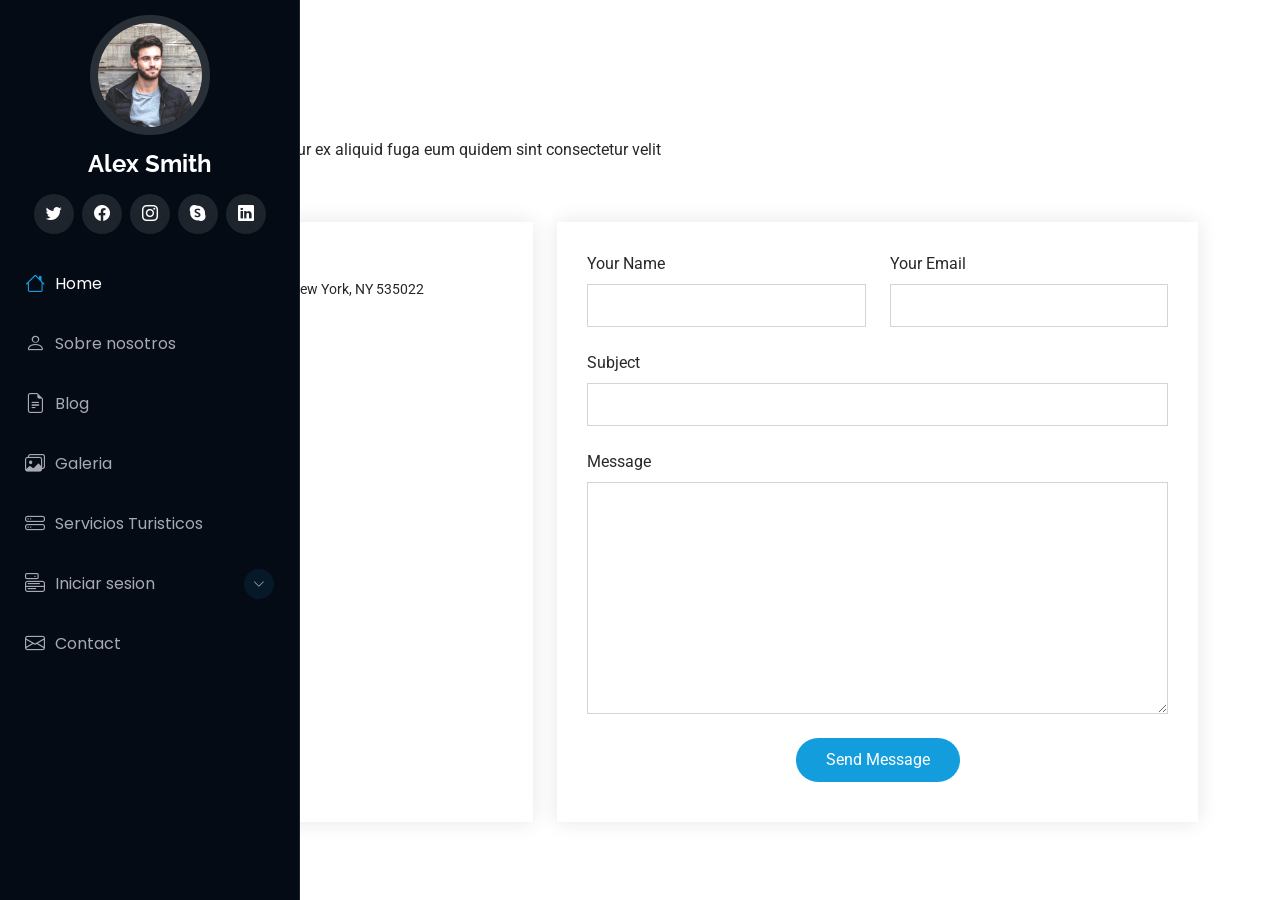
<file: contact.html>
<!DOCTYPE html>
<html lang="en">

<head>
  <meta charset="utf-8">
  <meta content="width=device-width, initial-scale=1.0" name="viewport">
  <title>Index - iPortfolio Bootstrap Template</title>
  <meta content="" name="description">
  <meta content="" name="keywords">

  <!-- Favicons -->
  <link href="img/favicon.png" rel="icon">
  <link href="img/apple-touch-icon.png" rel="apple-touch-icon">

  <!-- Fonts -->
  <link href="https://fonts.googleapis.com" rel="preconnect">
  <link href="https://fonts.gstatic.com" rel="preconnect" crossorigin>
  <link href="https://fonts.googleapis.com/css2?family=Roboto:ital,wght@0,100;0,300;0,400;0,500;0,700;0,900;1,100;1,300;1,400;1,500;1,700;1,900&family=Poppins:ital,wght@0,100;0,200;0,300;0,400;0,500;0,600;0,700;0,800;0,900;1,100;1,200;1,300;1,400;1,500;1,600;1,700;1,800;1,900&family=Raleway:ital,wght@0,100;0,200;0,300;0,400;0,500;0,600;0,700;0,800;0,900;1,100;1,200;1,300;1,400;1,500;1,600;1,700;1,800;1,900&display=swap" rel="stylesheet">

  <!-- Vendor CSS Files -->
  <link href="vendor/bootstrap/css/bootstrap.min.css" rel="stylesheet">
  <link href="vendor/bootstrap-icons/bootstrap-icons.css" rel="stylesheet">
  <link href="vendor/aos/aos.css" rel="stylesheet">
  <link href="vendor/glightbox/css/glightbox.min.css" rel="stylesheet">
  <link href="vendor/swiper/swiper-bundle.min.css" rel="stylesheet">

  <!-- Main CSS File -->
  <link href="css/main.css" rel="stylesheet">

  <!-- =======================================================
  * Template Name: iPortfolio
  * Template URL: https://bootstrapmade.com/iportfolio-bootstrap-portfolio-websites-template/
  * Updated: Jun 29 2024 with Bootstrap v5.3.3
  * Author: BootstrapMade.com
  * License: https://bootstrapmade.com/license/
  ======================================================== -->
</head>

<body class="index-page">

  <header id="header" class="header dark-background d-flex flex-column">
    <!-- Botón de menú hamburguesa -->
    <i class="header-toggle d-xl-none bi bi-list"></i>

    <div class="profile-img">
      <img src="img/my-profile-img.jpg" alt="" class="img-fluid rounded-circle">
    </div>

    <a href="index.html" class="logo d-flex align-items-center justify-content-center">
      <h1 class="sitename">Alex Smith</h1>
    </a>

    <div class="social-links text-center">
      <a href="#" class="twitter"><i class="bi bi-twitter"></i></a>
      <a href="#" class="facebook"><i class="bi bi-facebook"></i></a>
      <a href="#" class="instagram"><i class="bi bi-instagram"></i></a>
      <a href="#" class="google-plus"><i class="bi bi-skype"></i></a>
      <a href="#" class="linkedin"><i class="bi bi-linkedin"></i></a>
    </div>

    <nav id="navmenu" class="navmenu">
      <ul>
        <li><a href="/index.html" class="active"><i class="bi bi-house navicon"></i> Home</a></li>
        <li><a href="/about.html"><i class="bi bi-person navicon"></i>Sobre nosotros</a></li>
        <li><a href="/blog.html"><i class="bi bi-file-earmark-text navicon"></i>Blog</a></li>
        <li><a href="/catalogo.html"><i class="bi bi-images navicon"></i>Galeria</a></li>
        <li><a href="/servicios.html"><i class="bi bi-hdd-stack navicon"></i>Servicios Turisticos</a></li>
        <li class="dropdown"><a href="#"><i class="bi bi-menu-button navicon"></i> <span>Iniciar sesion</span> <i class="bi bi-chevron-down toggle-dropdown"></i></a>
          <ul>
            <li><a href="/sesion.html">Dropdown 1</a></li>
            <li class="dropdown"><a href="#"><span>Deep Dropdown</span> <i class="bi bi-chevron-down toggle-dropdown"></i></a>
              <ul>
                <li><a href="#">Deep Dropdown 1</a></li>
                <li><a href="#">Deep Dropdown 2</a></li>
                <li><a href="#">Deep Dropdown 3</a></li>
                <li><a href="#">Deep Dropdown 4</a></li>
                <li><a href="#">Deep Dropdown 5</a></li>
              </ul>
            </li>
            <li><a href="#">Dropdown 2</a></li>
            <li><a href="#">Dropdown 3</a></li>
            <li><a href="#">Dropdown 4</a></li>
          </ul>
        </li>
        <li><a href="/contact.html"><i class="bi bi-envelope navicon"></i> Contact</a></li>
      </ul>
    </nav>

  </header>


    <!-- Contact Section -->
    <section id="contact" class="contact section">

        <!-- Section Title -->
        <div class="container section-title" data-aos="fade-up">
          <h2>Contact</h2>
          <p>Necessitatibus eius consequatur ex aliquid fuga eum quidem sint consectetur velit</p>
        </div><!-- End Section Title -->
  
        <div class="container" data-aos="fade-up" data-aos-delay="100">
  
          <div class="row gy-4">
  
            <div class="col-lg-5">
  
              <div class="info-wrap">
                <div class="info-item d-flex" data-aos="fade-up" data-aos-delay="200">
                  <i class="bi bi-geo-alt flex-shrink-0"></i>
                  <div>
                    <h3>Address</h3>
                    <p>A108 Adam Street, New York, NY 535022</p>
                  </div>
                </div><!-- End Info Item -->
  
                <div class="info-item d-flex" data-aos="fade-up" data-aos-delay="300">
                  <i class="bi bi-telephone flex-shrink-0"></i>
                  <div>
                    <h3>Call Us</h3>
                    <p>+1 5589 55488 55</p>
                  </div>
                </div><!-- End Info Item -->
  
                <div class="info-item d-flex" data-aos="fade-up" data-aos-delay="400">
                  <i class="bi bi-envelope flex-shrink-0"></i>
                  <div>
                    <h3>Email Us</h3>
                    <p>info@example.com</p>
                  </div>
                </div><!-- End Info Item -->
  
                <iframe src="https://www.google.com/maps/embed?pb=!1m14!1m8!1m3!1d48389.78314118045!2d-74.006138!3d40.710059!3m2!1i1024!2i768!4f13.1!3m3!1m2!1s0x89c25a22a3bda30d%3A0xb89d1fe6bc499443!2sDowntown%20Conference%20Center!5e0!3m2!1sen!2sus!4v1676961268712!5m2!1sen!2sus" frameborder="0" style="border:0; width: 100%; height: 270px;" allowfullscreen="" loading="lazy" referrerpolicy="no-referrer-when-downgrade"></iframe>
              </div>
            </div>
  
            <div class="col-lg-7">
              <form action="forms/contact.php" method="post" class="php-email-form" data-aos="fade-up" data-aos-delay="200">
                <div class="row gy-4">
  
                  <div class="col-md-6">
                    <label for="name-field" class="pb-2">Your Name</label>
                    <input type="text" name="name" id="name-field" class="form-control" required="">
                  </div>
  
                  <div class="col-md-6">
                    <label for="email-field" class="pb-2">Your Email</label>
                    <input type="email" class="form-control" name="email" id="email-field" required="">
                  </div>
  
                  <div class="col-md-12">
                    <label for="subject-field" class="pb-2">Subject</label>
                    <input type="text" class="form-control" name="subject" id="subject-field" required="">
                  </div>
  
                  <div class="col-md-12">
                    <label for="message-field" class="pb-2">Message</label>
                    <textarea class="form-control" name="message" rows="10" id="message-field" required=""></textarea>
                  </div>
  
                  <div class="col-md-12 text-center">
                    <div class="loading">Loading</div>
                    <div class="error-message"></div>
                    <div class="sent-message">Your message has been sent. Thank you!</div>
  
                    <button type="submit">Send Message</button>
                  </div>
  
                </div>
              </form>
            </div><!-- End Contact Form -->
  
          </div>
  
        </div>
  
      </section><!-- /Contact Section -->
      


  <!-- Scroll Top -->
  <a href="#" id="scroll-top" class="scroll-top d-flex align-items-center justify-content-center"><i class="bi bi-arrow-up-short"></i></a>

  <!-- Preloader -->
  <div id="preloader"></div>

  <!-- Vendor JS Files -->
  <script src="vendor/bootstrap/js/bootstrap.bundle.min.js"></script>
  <script src="vendor/php-email-form/validate.js"></script>
  <script src="vendor/aos/aos.js"></script>
  <script src="vendor/typed.js/typed.umd.js"></script>
  <script src="vendor/purecounter/purecounter_vanilla.js"></script>
  <script src="vendor/waypoints/noframework.waypoints.js"></script>
  <script src="vendor/glightbox/js/glightbox.min.js"></script>
  <script src="vendor/imagesloaded/imagesloaded.pkgd.min.js"></script>
  <script src="vendor/isotope-layout/isotope.pkgd.min.js"></script>
  <script src="vendor/swiper/swiper-bundle.min.js"></script>

  <!-- Main JS File -->
  <script src="js/main.js"></script>

</body>

</html>
</file>
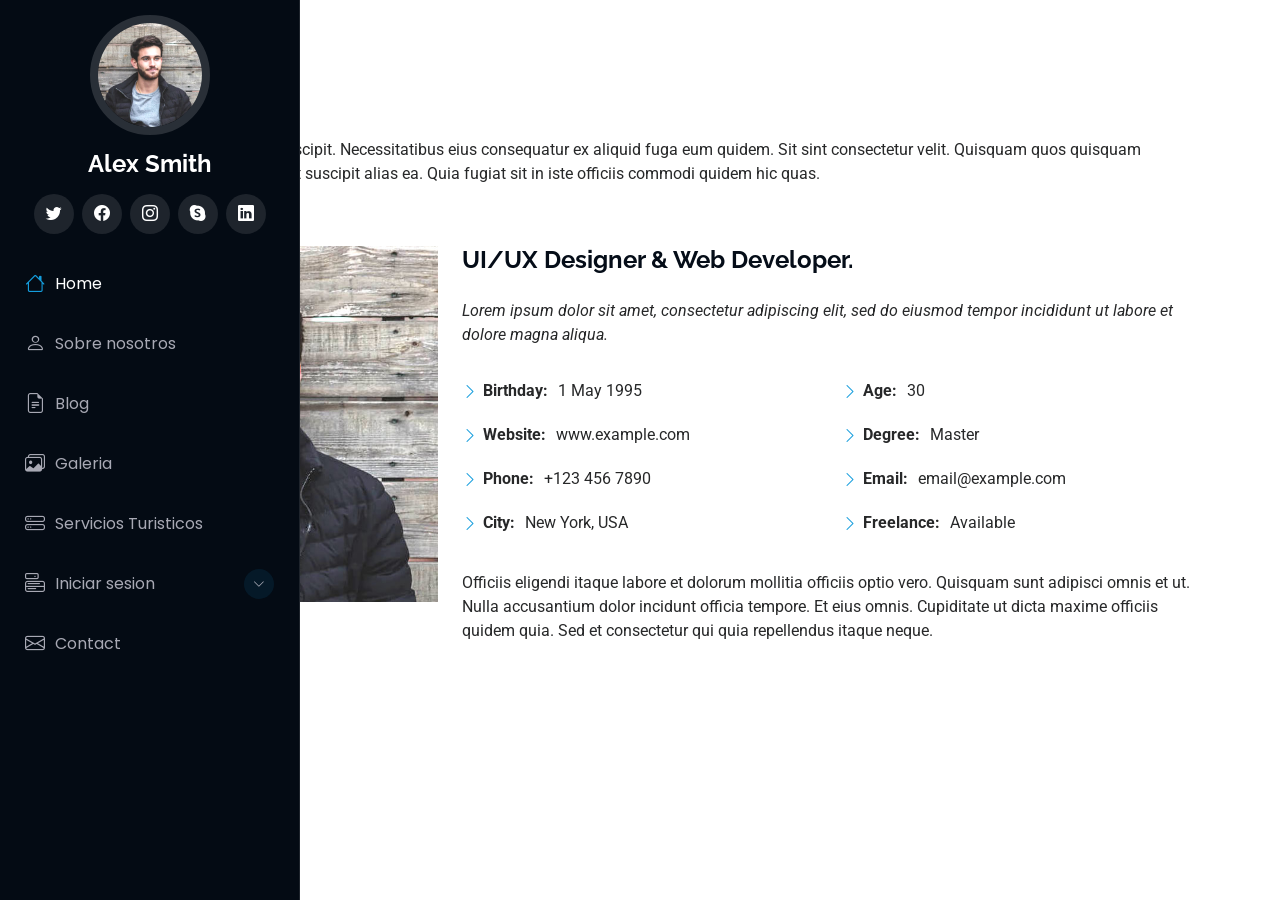
<file: galeria.html>
<!DOCTYPE html>
<html lang="en">

<head>
  <meta charset="utf-8">
  <meta content="width=device-width, initial-scale=1.0" name="viewport">
  <title>Index - iPortfolio Bootstrap Template</title>
  <meta content="" name="description">
  <meta content="" name="keywords">

  <!-- Favicons -->
  <link href="img/favicon.png" rel="icon">
  <link href="img/apple-touch-icon.png" rel="apple-touch-icon">

  <!-- Fonts -->
  <link href="https://fonts.googleapis.com" rel="preconnect">
  <link href="https://fonts.gstatic.com" rel="preconnect" crossorigin>
  <link href="https://fonts.googleapis.com/css2?family=Roboto:ital,wght@0,100;0,300;0,400;0,500;0,700;0,900;1,100;1,300;1,400;1,500;1,700;1,900&family=Poppins:ital,wght@0,100;0,200;0,300;0,400;0,500;0,600;0,700;0,800;0,900;1,100;1,200;1,300;1,400;1,500;1,600;1,700;1,800;1,900&family=Raleway:ital,wght@0,100;0,200;0,300;0,400;0,500;0,600;0,700;0,800;0,900;1,100;1,200;1,300;1,400;1,500;1,600;1,700;1,800;1,900&display=swap" rel="stylesheet">

  <!-- Vendor CSS Files -->
  <link href="vendor/bootstrap/css/bootstrap.min.css" rel="stylesheet">
  <link href="vendor/bootstrap-icons/bootstrap-icons.css" rel="stylesheet">
  <link href="vendor/aos/aos.css" rel="stylesheet">
  <link href="vendor/glightbox/css/glightbox.min.css" rel="stylesheet">
  <link href="vendor/swiper/swiper-bundle.min.css" rel="stylesheet">

  <!-- Main CSS File -->
  <link href="css/main.css" rel="stylesheet">

  <!-- =======================================================
  * Template Name: iPortfolio
  * Template URL: https://bootstrapmade.com/iportfolio-bootstrap-portfolio-websites-template/
  * Updated: Jun 29 2024 with Bootstrap v5.3.3
  * Author: BootstrapMade.com
  * License: https://bootstrapmade.com/license/
  ======================================================== -->
</head>

<body class="index-page">

  <header id="header" class="header dark-background d-flex flex-column">
    <!-- Botón de menú hamburguesa -->
    <i class="header-toggle d-xl-none bi bi-list"></i>

    <div class="profile-img">
      <img src="img/my-profile-img.jpg" alt="" class="img-fluid rounded-circle">
    </div>

    <a href="index.html" class="logo d-flex align-items-center justify-content-center">
      <h1 class="sitename">Alex Smith</h1>
    </a>

    <div class="social-links text-center">
      <a href="#" class="twitter"><i class="bi bi-twitter"></i></a>
      <a href="#" class="facebook"><i class="bi bi-facebook"></i></a>
      <a href="#" class="instagram"><i class="bi bi-instagram"></i></a>
      <a href="#" class="google-plus"><i class="bi bi-skype"></i></a>
      <a href="#" class="linkedin"><i class="bi bi-linkedin"></i></a>
    </div>

    <nav id="navmenu" class="navmenu">
        <ul>
            <li><a href="/index.html" class="active"><i class="bi bi-house navicon"></i> Home</a></li>
            <li><a href="/about.html"><i class="bi bi-person navicon"></i>Sobre nosotros</a></li>
            <li><a href="/blog.html"><i class="bi bi-file-earmark-text navicon"></i>Blog</a></li>
            <li><a href="/catalogo.html"><i class="bi bi-images navicon"></i>Galeria</a></li>
            <li><a href="/servicios.html"><i class="bi bi-hdd-stack navicon"></i>Servicios Turisticos</a></li>
            <li class="dropdown"><a href="#"><i class="bi bi-menu-button navicon"></i> <span>Iniciar sesion</span> <i class="bi bi-chevron-down toggle-dropdown"></i></a>
              <ul>
                <li><a href="/sesion.html">Dropdown 1</a></li>
                <li class="dropdown"><a href="#"><span>Deep Dropdown</span> <i class="bi bi-chevron-down toggle-dropdown"></i></a>
                  <ul>
                    <li><a href="#">Deep Dropdown 1</a></li>
                    <li><a href="#">Deep Dropdown 2</a></li>
                    <li><a href="#">Deep Dropdown 3</a></li>
                    <li><a href="#">Deep Dropdown 4</a></li>
                    <li><a href="#">Deep Dropdown 5</a></li>
                  </ul>
                </li>
                <li><a href="#">Dropdown 2</a></li>
                <li><a href="#">Dropdown 3</a></li>
                <li><a href="#">Dropdown 4</a></li>
              </ul>
            </li>
            <li><a href="/contact.html"><i class="bi bi-envelope navicon"></i> Contact</a></li>
          </ul>
        </nav>

  </header>


    <!-- About Section -->
    <section id="about" class="about section">

      <!-- Section Title -->
      <div class="container section-title" data-aos="fade-up">
        <h2>About</h2>
        <p>Magnam dolores commodi suscipit. Necessitatibus eius consequatur ex aliquid fuga eum quidem. Sit sint consectetur velit. Quisquam quos quisquam cupiditate. Et nemo qui impedit suscipit alias ea. Quia fugiat sit in iste officiis commodi quidem hic quas.</p>
      </div><!-- End Section Title -->

      <div class="container" data-aos="fade-up" data-aos-delay="100">

        <div class="row gy-4 justify-content-center">
          <div class="col-lg-4">
            <img src="img/my-profile-img.jpg" class="img-fluid" alt="">
          </div>
          <div class="col-lg-8 content">
            <h2>UI/UX Designer &amp; Web Developer.</h2>
            <p class="fst-italic py-3">
              Lorem ipsum dolor sit amet, consectetur adipiscing elit, sed do eiusmod tempor incididunt ut labore et dolore
              magna aliqua.
            </p>
            <div class="row">
              <div class="col-lg-6">
                <ul>
                  <li><i class="bi bi-chevron-right"></i> <strong>Birthday:</strong> <span>1 May 1995</span></li>
                  <li><i class="bi bi-chevron-right"></i> <strong>Website:</strong> <span>www.example.com</span></li>
                  <li><i class="bi bi-chevron-right"></i> <strong>Phone:</strong> <span>+123 456 7890</span></li>
                  <li><i class="bi bi-chevron-right"></i> <strong>City:</strong> <span>New York, USA</span></li>
                </ul>
              </div>
              <div class="col-lg-6">
                <ul>
                  <li><i class="bi bi-chevron-right"></i> <strong>Age:</strong> <span>30</span></li>
                  <li><i class="bi bi-chevron-right"></i> <strong>Degree:</strong> <span>Master</span></li>
                  <li><i class="bi bi-chevron-right"></i> <strong>Email:</strong> <span>email@example.com</span></li>
                  <li><i class="bi bi-chevron-right"></i> <strong>Freelance:</strong> <span>Available</span></li>
                </ul>
              </div>
            </div>
            <p class="py-3">
              Officiis eligendi itaque labore et dolorum mollitia officiis optio vero. Quisquam sunt adipisci omnis et ut. Nulla accusantium dolor incidunt officia tempore. Et eius omnis.
              Cupiditate ut dicta maxime officiis quidem quia. Sed et consectetur qui quia repellendus itaque neque.
            </p>
          </div>
        </div>

      </div>

    </section><!-- /About Section -->

      
  <!-- Scroll Top -->
  <a href="#" id="scroll-top" class="scroll-top d-flex align-items-center justify-content-center"><i class="bi bi-arrow-up-short"></i></a>

  <!-- Preloader -->
  <div id="preloader"></div>

  <!-- Vendor JS Files -->
  <script src="vendor/bootstrap/js/bootstrap.bundle.min.js"></script>
  <script src="vendor/php-email-form/validate.js"></script>
  <script src="vendor/aos/aos.js"></script>
  <script src="vendor/typed.js/typed.umd.js"></script>
  <script src="vendor/purecounter/purecounter_vanilla.js"></script>
  <script src="vendor/waypoints/noframework.waypoints.js"></script>
  <script src="vendor/glightbox/js/glightbox.min.js"></script>
  <script src="vendor/imagesloaded/imagesloaded.pkgd.min.js"></script>
  <script src="vendor/isotope-layout/isotope.pkgd.min.js"></script>
  <script src="vendor/swiper/swiper-bundle.min.js"></script>

  <!-- Main JS File -->
  <script src="js/main.js"></script>

</body>

</html>
</file>
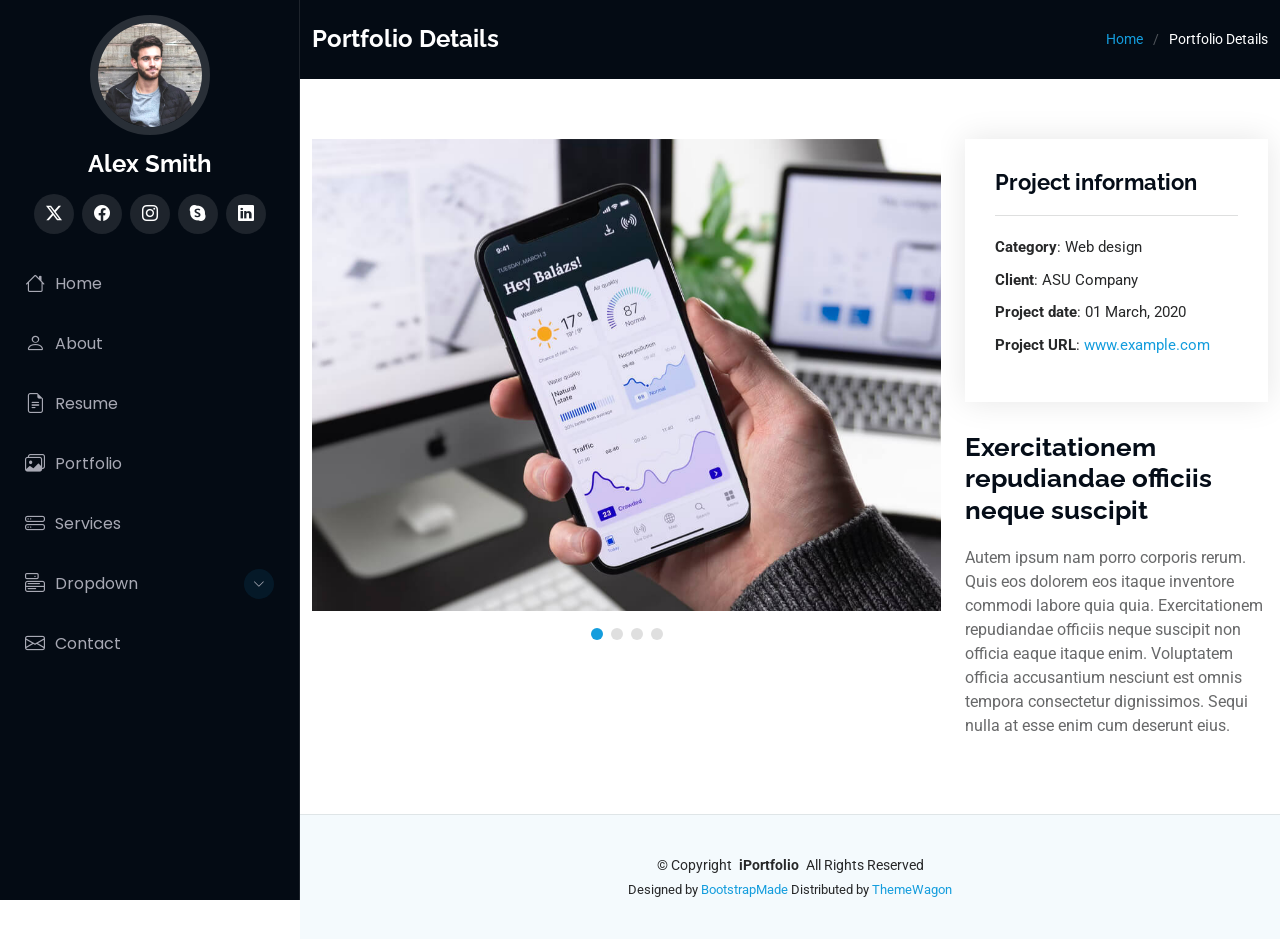
<file: portfolio-details.html>
<!DOCTYPE html>
<html lang="en">

<head>
  <meta charset="utf-8">
  <meta content="width=device-width, initial-scale=1.0" name="viewport">
  <title>Portfolio Details - iPortfolio Bootstrap Template</title>
  <meta content="" name="description">
  <meta content="" name="keywords">

  <!-- Favicons -->
  <link href="img/favicon.png" rel="icon">
  <link href="img/apple-touch-icon.png" rel="apple-touch-icon">

  <!-- Fonts -->
  <link href="https://fonts.googleapis.com" rel="preconnect">
  <link href="https://fonts.gstatic.com" rel="preconnect" crossorigin>
  <link href="https://fonts.googleapis.com/css2?family=Roboto:ital,wght@0,100;0,300;0,400;0,500;0,700;0,900;1,100;1,300;1,400;1,500;1,700;1,900&family=Poppins:ital,wght@0,100;0,200;0,300;0,400;0,500;0,600;0,700;0,800;0,900;1,100;1,200;1,300;1,400;1,500;1,600;1,700;1,800;1,900&family=Raleway:ital,wght@0,100;0,200;0,300;0,400;0,500;0,600;0,700;0,800;0,900;1,100;1,200;1,300;1,400;1,500;1,600;1,700;1,800;1,900&display=swap" rel="stylesheet">

  <!-- Vendor CSS Files -->
  <link href="vendor/bootstrap/css/bootstrap.min.css" rel="stylesheet">
  <link href="vendor/bootstrap-icons/bootstrap-icons.css" rel="stylesheet">
  <link href="vendor/aos/aos.css" rel="stylesheet">
  <link href="vendor/glightbox/css/glightbox.min.css" rel="stylesheet">
  <link href="vendor/swiper/swiper-bundle.min.css" rel="stylesheet">

  <!-- Main CSS File -->
  <link href="css/main.css" rel="stylesheet">

  <!-- =======================================================
  * Template Name: iPortfolio
  * Template URL: https://bootstrapmade.com/iportfolio-bootstrap-portfolio-websites-template/
  * Updated: Jun 29 2024 with Bootstrap v5.3.3
  * Author: BootstrapMade.com
  * License: https://bootstrapmade.com/license/
  ======================================================== -->
</head>

<body class="portfolio-details-page">

  <header id="header" class="header dark-background d-flex flex-column">
    <i class="header-toggle d-xl-none bi bi-list"></i>

    <div class="profile-img">
      <img src="img/my-profile-img.jpg" alt="" class="img-fluid rounded-circle">
    </div>

    <a href="index.html" class="logo d-flex align-items-center justify-content-center">
      <!-- Uncomment the line below if you also wish to use an image logo -->
      <!-- <img src="img/logo.png" alt=""> -->
      <h1 class="sitename">Alex Smith</h1>
    </a>

    <div class="social-links text-center">
      <a href="#" class="twitter"><i class="bi bi-twitter-x"></i></a>
      <a href="#" class="facebook"><i class="bi bi-facebook"></i></a>
      <a href="#" class="instagram"><i class="bi bi-instagram"></i></a>
      <a href="#" class="google-plus"><i class="bi bi-skype"></i></a>
      <a href="#" class="linkedin"><i class="bi bi-linkedin"></i></a>
    </div>

    <nav id="navmenu" class="navmenu">
      <ul>
        <li><a href="#hero"><i class="bi bi-house navicon"></i>Home</a></li>
        <li><a href="#about"><i class="bi bi-person navicon"></i> About</a></li>
        <li><a href="#resume"><i class="bi bi-file-earmark-text navicon"></i> Resume</a></li>
        <li><a href=""><i class="bi bi-images navicon"></i> Portfolio</a></li>
        <li><a href="#services"><i class="bi bi-hdd-stack navicon"></i> Services</a></li>
        <li class="dropdown"><a href="#"><i class="bi bi-menu-button navicon"></i> <span>Dropdown</span> <i class="bi bi-chevron-down toggle-dropdown"></i></a>
          <ul>
            <li><a href="#">Dropdown 1</a></li>
            <li class="dropdown"><a href="#"><span>Deep Dropdown</span> <i class="bi bi-chevron-down toggle-dropdown"></i></a>
              <ul>
                <li><a href="#">Deep Dropdown 1</a></li>
                <li><a href="#">Deep Dropdown 2</a></li>
                <li><a href="#">Deep Dropdown 3</a></li>
                <li><a href="#">Deep Dropdown 4</a></li>
                <li><a href="#">Deep Dropdown 5</a></li>
              </ul>
            </li>
            <li><a href="#">Dropdown 2</a></li>
            <li><a href="#">Dropdown 3</a></li>
            <li><a href="#">Dropdown 4</a></li>
          </ul>
        </li>
        <li><a href="#contact"><i class="bi bi-envelope navicon"></i> Contact</a></li>
      </ul>
    </nav>

  </header>

  <main class="main">

    <!-- Page Title -->
    <div class="page-title dark-background">
      <div class="container d-lg-flex justify-content-between align-items-center">
        <h1 class="mb-2 mb-lg-0">Portfolio Details</h1>
        <nav class="breadcrumbs">
          <ol>
            <li><a href="index.html">Home</a></li>
            <li class="current">Portfolio Details</li>
          </ol>
        </nav>
      </div>
    </div><!-- End Page Title -->

    <!-- Portfolio Details Section -->
    <section id="portfolio-details" class="portfolio-details section">

      <div class="container" data-aos="fade-up" data-aos-delay="100">

        <div class="row gy-4">

          <div class="col-lg-8">
            <div class="portfolio-details-slider swiper init-swiper">

              <script type="application/json" class="swiper-config">
                {
                  "loop": true,
                  "speed": 600,
                  "autoplay": {
                    "delay": 5000
                  },
                  "slidesPerView": "auto",
                  "pagination": {
                    "el": ".swiper-pagination",
                    "type": "bullets",
                    "clickable": true
                  }
                }
              </script>

              <div class="swiper-wrapper align-items-center">

                <div class="swiper-slide">
                  <img src="img/portfolio/app-1.jpg" alt="">
                </div>

                <div class="swiper-slide">
                  <img src="img/portfolio/product-1.jpg" alt="">
                </div>

                <div class="swiper-slide">
                  <img src="img/portfolio/branding-1.jpg" alt="">
                </div>

                <div class="swiper-slide">
                  <img src="img/portfolio/books-1.jpg" alt="">
                </div>

              </div>
              <div class="swiper-pagination"></div>
            </div>
          </div>

          <div class="col-lg-4">
            <div class="portfolio-info" data-aos="fade-up" data-aos-delay="200">
              <h3>Project information</h3>
              <ul>
                <li><strong>Category</strong>: Web design</li>
                <li><strong>Client</strong>: ASU Company</li>
                <li><strong>Project date</strong>: 01 March, 2020</li>
                <li><strong>Project URL</strong>: <a href="#">www.example.com</a></li>
              </ul>
            </div>
            <div class="portfolio-description" data-aos="fade-up" data-aos-delay="300">
              <h2>Exercitationem repudiandae officiis neque suscipit</h2>
              <p>
                Autem ipsum nam porro corporis rerum. Quis eos dolorem eos itaque inventore commodi labore quia quia. Exercitationem repudiandae officiis neque suscipit non officia eaque itaque enim. Voluptatem officia accusantium nesciunt est omnis tempora consectetur dignissimos. Sequi nulla at esse enim cum deserunt eius.
              </p>
            </div>
          </div>

        </div>

      </div>

    </section><!-- /Portfolio Details Section -->

  </main>

  <footer id="footer" class="footer position-relative light-background">

    <div class="container">
      <div class="copyright text-center ">
        <p>© <span>Copyright</span> <strong class="px-1 sitename">iPortfolio</strong> <span>All Rights Reserved</span></p>
      </div>
      <div class="credits">
        <!-- All the links in the footer should remain intact. -->
        <!-- You can delete the links only if you've purchased the pro version. -->
        <!-- Licensing information: https://bootstrapmade.com/license/ -->
        <!-- Purchase the pro version with working PHP/AJAX contact form: [buy-url] -->
        Designed by <a href="https://bootstrapmade.com/">BootstrapMade</a> Distributed by <a href="https://themewagon.com">ThemeWagon</a>
      </div>
    </div>

  </footer>

  <!-- Scroll Top -->
  <a href="#" id="scroll-top" class="scroll-top d-flex align-items-center justify-content-center"><i class="bi bi-arrow-up-short"></i></a>

  <!-- Preloader -->
  <div id="preloader"></div>

  <!-- Vendor JS Files -->
  <script src="vendor/bootstrap/js/bootstrap.bundle.min.js"></script>
  <script src="vendor/php-email-form/validate.js"></script>
  <script src="vendor/aos/aos.js"></script>
  <script src="vendor/typed.js/typed.umd.js"></script>
  <script src="vendor/purecounter/purecounter_vanilla.js"></script>
  <script src="vendor/waypoints/noframework.waypoints.js"></script>
  <script src="vendor/glightbox/js/glightbox.min.js"></script>
  <script src="vendor/imagesloaded/imagesloaded.pkgd.min.js"></script>
  <script src="vendor/isotope-layout/isotope.pkgd.min.js"></script>
  <script src="vendor/swiper/swiper-bundle.min.js"></script>

  <!-- Main JS File -->
  <script src="js/main.js"></script>

</body>

</html>
</file>
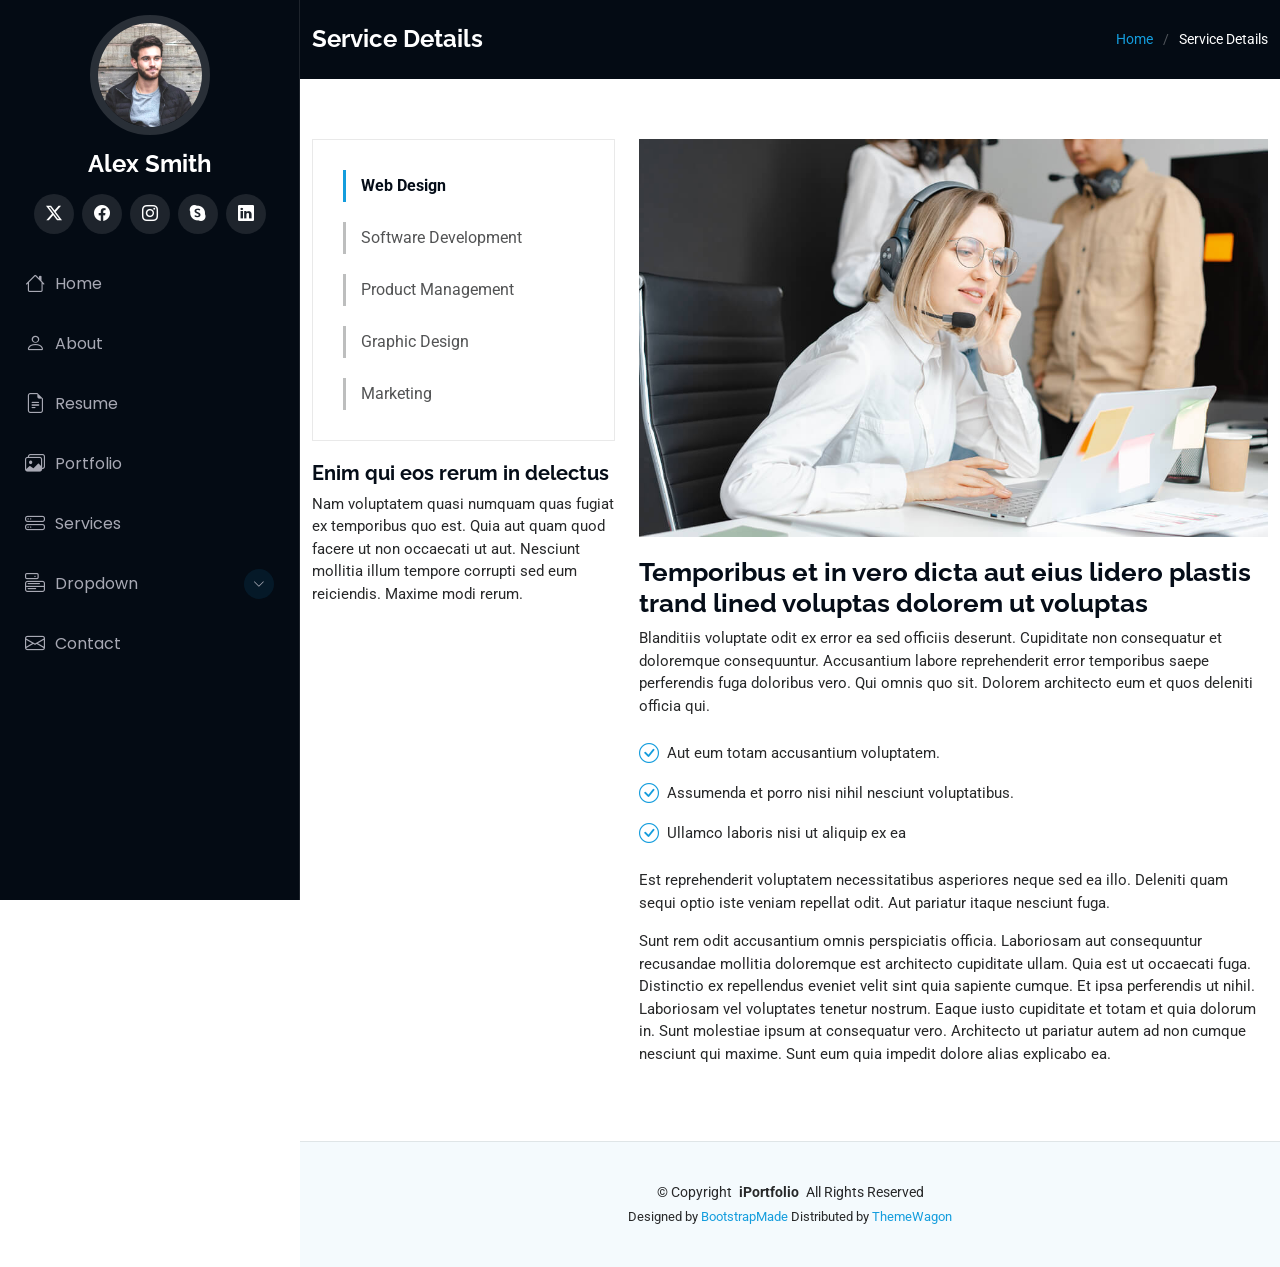
<file: service-details.html>
<!DOCTYPE html>
<html lang="en">

<head>
  <meta charset="utf-8">
  <meta content="width=device-width, initial-scale=1.0" name="viewport">
  <title>Service Details - iPortfolio Bootstrap Template</title>
  <meta content="" name="description">
  <meta content="" name="keywords">

  <!-- Favicons -->
  <link href="img/favicon.png" rel="icon">
  <link href="img/apple-touch-icon.png" rel="apple-touch-icon">

  <!-- Fonts -->
  <link href="https://fonts.googleapis.com" rel="preconnect">
  <link href="https://fonts.gstatic.com" rel="preconnect" crossorigin>
  <link href="https://fonts.googleapis.com/css2?family=Roboto:ital,wght@0,100;0,300;0,400;0,500;0,700;0,900;1,100;1,300;1,400;1,500;1,700;1,900&family=Poppins:ital,wght@0,100;0,200;0,300;0,400;0,500;0,600;0,700;0,800;0,900;1,100;1,200;1,300;1,400;1,500;1,600;1,700;1,800;1,900&family=Raleway:ital,wght@0,100;0,200;0,300;0,400;0,500;0,600;0,700;0,800;0,900;1,100;1,200;1,300;1,400;1,500;1,600;1,700;1,800;1,900&display=swap" rel="stylesheet">

  <!-- Vendor CSS Files -->
  <link href="vendor/bootstrap/css/bootstrap.min.css" rel="stylesheet">
  <link href="vendor/bootstrap-icons/bootstrap-icons.css" rel="stylesheet">
  <link href="vendor/aos/aos.css" rel="stylesheet">
  <link href="vendor/glightbox/css/glightbox.min.css" rel="stylesheet">
  <link href="vendor/swiper/swiper-bundle.min.css" rel="stylesheet">

  <!-- Main CSS File -->
  <link href="css/main.css" rel="stylesheet">

  <!-- =======================================================
  * Template Name: iPortfolio
  * Template URL: https://bootstrapmade.com/iportfolio-bootstrap-portfolio-websites-template/
  * Updated: Jun 29 2024 with Bootstrap v5.3.3
  * Author: BootstrapMade.com
  * License: https://bootstrapmade.com/license/
  ======================================================== -->
</head>

<body class="service-details-page">

  <header id="header" class="header dark-background d-flex flex-column">
    <i class="header-toggle d-xl-none bi bi-list"></i>

    <div class="profile-img">
      <img src="img/my-profile-img.jpg" alt="" class="img-fluid rounded-circle">
    </div>

    <a href="index.html" class="logo d-flex align-items-center justify-content-center">
      <!-- Uncomment the line below if you also wish to use an image logo -->
      <!-- <img src="img/logo.png" alt=""> -->
      <h1 class="sitename">Alex Smith</h1>
    </a>

    <div class="social-links text-center">
      <a href="#" class="twitter"><i class="bi bi-twitter-x"></i></a>
      <a href="#" class="facebook"><i class="bi bi-facebook"></i></a>
      <a href="#" class="instagram"><i class="bi bi-instagram"></i></a>
      <a href="#" class="google-plus"><i class="bi bi-skype"></i></a>
      <a href="#" class="linkedin"><i class="bi bi-linkedin"></i></a>
    </div>

    <nav id="navmenu" class="navmenu">
      <ul>
        <li><a href="#hero"><i class="bi bi-house navicon"></i>Home</a></li>
        <li><a href="#about"><i class="bi bi-person navicon"></i> About</a></li>
        <li><a href="#resume"><i class="bi bi-file-earmark-text navicon"></i> Resume</a></li>
        <li><a href="#portfolio"><i class="bi bi-images navicon"></i> Portfolio</a></li>
        <li><a href="#services"><i class="bi bi-hdd-stack navicon"></i> Services</a></li>
        <li class="dropdown"><a href="#"><i class="bi bi-menu-button navicon"></i> <span>Dropdown</span> <i class="bi bi-chevron-down toggle-dropdown"></i></a>
          <ul>
            <li><a href="#">Dropdown 1</a></li>
            <li class="dropdown"><a href="#"><span>Deep Dropdown</span> <i class="bi bi-chevron-down toggle-dropdown"></i></a>
              <ul>
                <li><a href="#">Deep Dropdown 1</a></li>
                <li><a href="#">Deep Dropdown 2</a></li>
                <li><a href="#">Deep Dropdown 3</a></li>
                <li><a href="#">Deep Dropdown 4</a></li>
                <li><a href="#">Deep Dropdown 5</a></li>
              </ul>
            </li>
            <li><a href="#">Dropdown 2</a></li>
            <li><a href="#">Dropdown 3</a></li>
            <li><a href="#">Dropdown 4</a></li>
          </ul>
        </li>
        <li><a href="#contact"><i class="bi bi-envelope navicon"></i> Contact</a></li>
      </ul>
    </nav>

  </header>

  <main class="main">

    <!-- Page Title -->
    <div class="page-title dark-background">
      <div class="container d-lg-flex justify-content-between align-items-center">
        <h1 class="mb-2 mb-lg-0">Service Details</h1>
        <nav class="breadcrumbs">
          <ol>
            <li><a href="index.html">Home</a></li>
            <li class="current">Service Details</li>
          </ol>
        </nav>
      </div>
    </div><!-- End Page Title -->

    <!-- Service Details Section -->
    <section id="service-details" class="service-details section">

      <div class="container">

        <div class="row gy-4">

          <div class="col-lg-4" data-aos="fade-up" data-aos-delay="100">
            <div class="services-list">
              <a href="#" class="active">Web Design</a>
              <a href="#">Software Development</a>
              <a href="#">Product Management</a>
              <a href="#">Graphic Design</a>
              <a href="#">Marketing</a>
            </div>

            <h4>Enim qui eos rerum in delectus</h4>
            <p>Nam voluptatem quasi numquam quas fugiat ex temporibus quo est. Quia aut quam quod facere ut non occaecati ut aut. Nesciunt mollitia illum tempore corrupti sed eum reiciendis. Maxime modi rerum.</p>
          </div>

          <div class="col-lg-8" data-aos="fade-up" data-aos-delay="200">
            <img src="img/services.jpg" alt="" class="img-fluid services-img">
            <h3>Temporibus et in vero dicta aut eius lidero plastis trand lined voluptas dolorem ut voluptas</h3>
            <p>
              Blanditiis voluptate odit ex error ea sed officiis deserunt. Cupiditate non consequatur et doloremque consequuntur. Accusantium labore reprehenderit error temporibus saepe perferendis fuga doloribus vero. Qui omnis quo sit. Dolorem architecto eum et quos deleniti officia qui.
            </p>
            <ul>
              <li><i class="bi bi-check-circle"></i> <span>Aut eum totam accusantium voluptatem.</span></li>
              <li><i class="bi bi-check-circle"></i> <span>Assumenda et porro nisi nihil nesciunt voluptatibus.</span></li>
              <li><i class="bi bi-check-circle"></i> <span>Ullamco laboris nisi ut aliquip ex ea</span></li>
            </ul>
            <p>
              Est reprehenderit voluptatem necessitatibus asperiores neque sed ea illo. Deleniti quam sequi optio iste veniam repellat odit. Aut pariatur itaque nesciunt fuga.
            </p>
            <p>
              Sunt rem odit accusantium omnis perspiciatis officia. Laboriosam aut consequuntur recusandae mollitia doloremque est architecto cupiditate ullam. Quia est ut occaecati fuga. Distinctio ex repellendus eveniet velit sint quia sapiente cumque. Et ipsa perferendis ut nihil. Laboriosam vel voluptates tenetur nostrum. Eaque iusto cupiditate et totam et quia dolorum in. Sunt molestiae ipsum at consequatur vero. Architecto ut pariatur autem ad non cumque nesciunt qui maxime. Sunt eum quia impedit dolore alias explicabo ea.
            </p>
          </div>

        </div>

      </div>

    </section><!-- /Service Details Section -->

  </main>

  <footer id="footer" class="footer position-relative light-background">

    <div class="container">
      <div class="copyright text-center ">
        <p>© <span>Copyright</span> <strong class="px-1 sitename">iPortfolio</strong> <span>All Rights Reserved</span></p>
      </div>
      <div class="credits">
        <!-- All the links in the footer should remain intact. -->
        <!-- You can delete the links only if you've purchased the pro version. -->
        <!-- Licensing information: https://bootstrapmade.com/license/ -->
        <!-- Purchase the pro version with working PHP/AJAX contact form: [buy-url] -->
        Designed by <a href="https://bootstrapmade.com/">BootstrapMade</a> Distributed by <a href="https://themewagon.com">ThemeWagon</a>
      </div>
    </div>

  </footer>

  <!-- Scroll Top -->
  <a href="#" id="scroll-top" class="scroll-top d-flex align-items-center justify-content-center"><i class="bi bi-arrow-up-short"></i></a>

  <!-- Preloader -->
  <div id="preloader"></div>

  <!-- Vendor JS Files -->
  <script src="vendor/bootstrap/js/bootstrap.bundle.min.js"></script>
  <script src="vendor/php-email-form/validate.js"></script>
  <script src="vendor/aos/aos.js"></script>
  <script src="vendor/typed.js/typed.umd.js"></script>
  <script src="vendor/purecounter/purecounter_vanilla.js"></script>
  <script src="vendor/waypoints/noframework.waypoints.js"></script>
  <script src="vendor/glightbox/js/glightbox.min.js"></script>
  <script src="vendor/imagesloaded/imagesloaded.pkgd.min.js"></script>
  <script src="vendor/isotope-layout/isotope.pkgd.min.js"></script>
  <script src="vendor/swiper/swiper-bundle.min.js"></script>

  <!-- Main JS File -->
  <script src="js/main.js"></script>

</body>

</html>
</file>
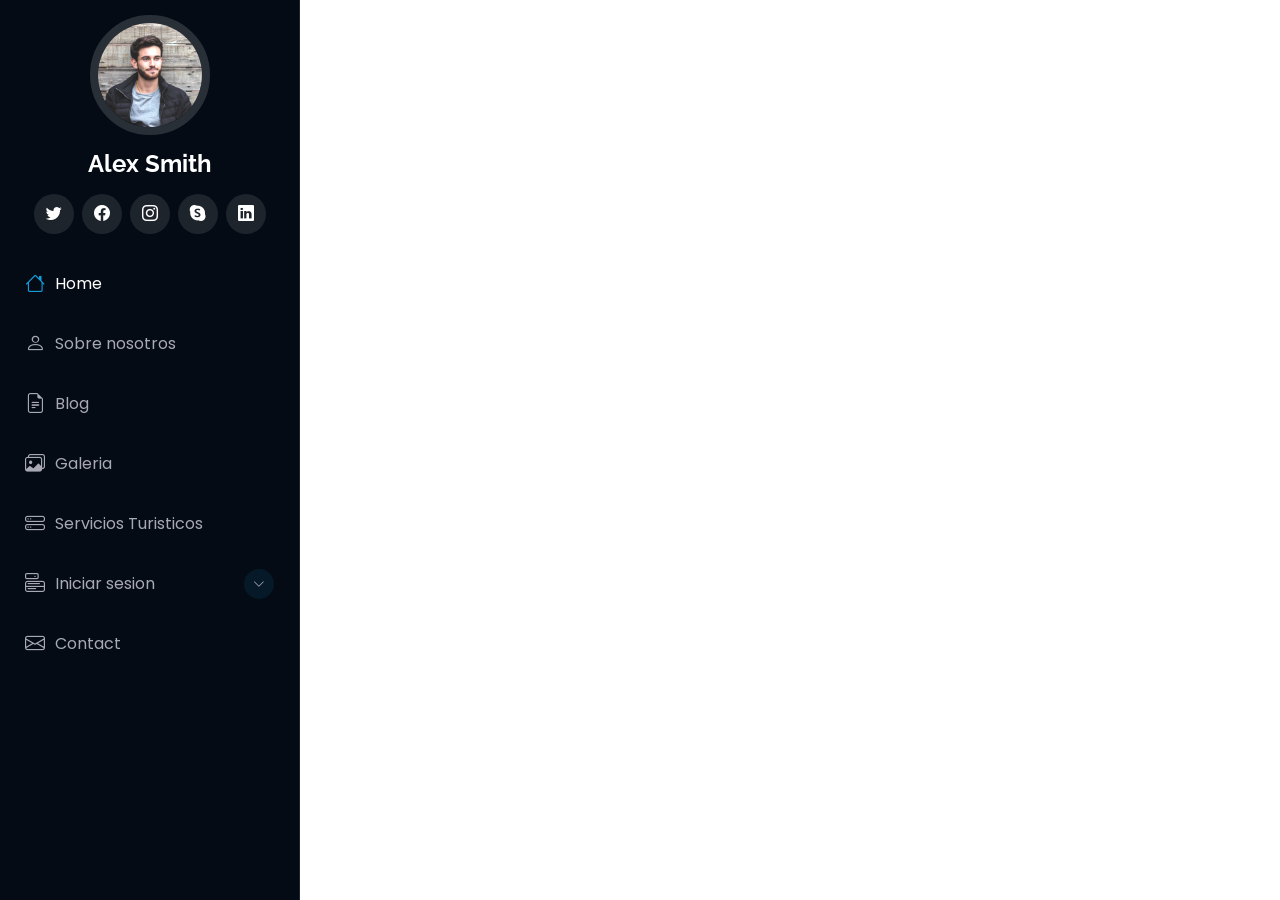
<file: servicios.html>
<!DOCTYPE html>
<html lang="en">

<head>
  <meta charset="utf-8">
  <meta content="width=device-width, initial-scale=1.0" name="viewport">
  <title>Index - iPortfolio Bootstrap Template</title>
  <meta content="" name="description">
  <meta content="" name="keywords">

  <!-- Favicons -->
  <link href="img/favicon.png" rel="icon">
  <link href="img/apple-touch-icon.png" rel="apple-touch-icon">

  <!-- Fonts -->
  <link href="https://fonts.googleapis.com" rel="preconnect">
  <link href="https://fonts.gstatic.com" rel="preconnect" crossorigin>
  <link href="https://fonts.googleapis.com/css2?family=Roboto:ital,wght@0,100;0,300;0,400;0,500;0,700;0,900;1,100;1,300;1,400;1,500;1,700;1,900&family=Poppins:ital,wght@0,100;0,200;0,300;0,400;0,500;0,600;0,700;0,800;0,900;1,100;1,200;1,300;1,400;1,500;1,600;1,700;1,800;1,900&family=Raleway:ital,wght@0,100;0,200;0,300;0,400;0,500;0,600;0,700;0,800;0,900;1,100;1,200;1,300;1,400;1,500;1,600;1,700;1,800;1,900&display=swap" rel="stylesheet">

  <!-- Vendor CSS Files -->
  <link href="vendor/bootstrap/css/bootstrap.min.css" rel="stylesheet">
  <link href="vendor/bootstrap-icons/bootstrap-icons.css" rel="stylesheet">
  <link href="vendor/aos/aos.css" rel="stylesheet">
  <link href="vendor/glightbox/css/glightbox.min.css" rel="stylesheet">
  <link href="vendor/swiper/swiper-bundle.min.css" rel="stylesheet">

  <!-- Main CSS File -->
  <link href="css/main.css" rel="stylesheet">

  <!-- =======================================================
  * Template Name: iPortfolio
  * Template URL: https://bootstrapmade.com/iportfolio-bootstrap-portfolio-websites-template/
  * Updated: Jun 29 2024 with Bootstrap v5.3.3
  * Author: BootstrapMade.com
  * License: https://bootstrapmade.com/license/
  ======================================================== -->
</head>

<body class="index-page">

    <header id="header" class="header dark-background d-flex flex-column">
        <!-- Botón de menú hamburguesa -->
        <i class="header-toggle d-xl-none bi bi-list"></i>
    
        <div class="profile-img">
          <img src="img/my-profile-img.jpg" alt="" class="img-fluid rounded-circle">
        </div>
    
        <a href="index.html" class="logo d-flex align-items-center justify-content-center">
          <h1 class="sitename">Alex Smith</h1>
        </a>
    
        <div class="social-links text-center">
          <a href="#" class="twitter"><i class="bi bi-twitter"></i></a>
          <a href="#" class="facebook"><i class="bi bi-facebook"></i></a>
          <a href="#" class="instagram"><i class="bi bi-instagram"></i></a>
          <a href="#" class="google-plus"><i class="bi bi-skype"></i></a>
          <a href="#" class="linkedin"><i class="bi bi-linkedin"></i></a>
        </div>

  <header id="header" class="header dark-background d-flex flex-column">
    <!-- Botón de menú hamburguesa -->
    <i class="header-toggle d-xl-none bi bi-list"></i>

    <div class="profile-img">
      <img src="img/my-profile-img.jpg" alt="" class="img-fluid rounded-circle">
    </div>

    <a href="index.html" class="logo d-flex align-items-center justify-content-center">
      <h1 class="sitename">Alex Smith</h1>
    </a>

    <div class="social-links text-center">
      <a href="#" class="twitter"><i class="bi bi-twitter"></i></a>
      <a href="#" class="facebook"><i class="bi bi-facebook"></i></a>
      <a href="#" class="instagram"><i class="bi bi-instagram"></i></a>
      <a href="#" class="google-plus"><i class="bi bi-skype"></i></a>
      <a href="#" class="linkedin"><i class="bi bi-linkedin"></i></a>
    </div>

    <nav id="navmenu" class="navmenu">
        <ul>
            <li><a href="/index.html" class="active"><i class="bi bi-house navicon"></i> Home</a></li>
            <li><a href="/about.html"><i class="bi bi-person navicon"></i>Sobre nosotros</a></li>
            <li><a href="/blog.html"><i class="bi bi-file-earmark-text navicon"></i>Blog</a></li>
            <li><a href="/catalogo.html"><i class="bi bi-images navicon"></i>Galeria</a></li>
            <li><a href="/servicios.html"><i class="bi bi-hdd-stack navicon"></i>Servicios Turisticos</a></li>
            <li class="dropdown"><a href="#"><i class="bi bi-menu-button navicon"></i> <span>Iniciar sesion</span> <i class="bi bi-chevron-down toggle-dropdown"></i></a>
              <ul>
                <li><a href="/sesion.html">Dropdown 1</a></li>
                <li class="dropdown"><a href="#"><span>Deep Dropdown</span> <i class="bi bi-chevron-down toggle-dropdown"></i></a>
                  <ul>
                    <li><a href="#">Deep Dropdown 1</a></li>
                    <li><a href="#">Deep Dropdown 2</a></li>
                    <li><a href="#">Deep Dropdown 3</a></li>
                    <li><a href="#">Deep Dropdown 4</a></li>
                    <li><a href="#">Deep Dropdown 5</a></li>
                  </ul>
                </li>
                <li><a href="#">Dropdown 2</a></li>
                <li><a href="#">Dropdown 3</a></li>
                <li><a href="#">Dropdown 4</a></li>
              </ul>
            </li>
            <li><a href="/contact.html"><i class="bi bi-envelope navicon"></i> Contact</a></li>
          </ul>
        </nav>
  </header>



    <!-- Services Section -->
    <section id="services" class="services section">

        <!-- Section Title -->
        <div class="container section-title" data-aos="fade-up">
          <h2>Services</h2>
          <p>Magnam dolores commodi suscipit. Necessitatibus eius consequatur ex aliquid fuga eum quidem. Sit sint consectetur velit. Quisquam quos quisquam cupiditate. Et nemo qui impedit suscipit alias ea. Quia fugiat sit in iste officiis commodi quidem hic quas.</p>
        </div><!-- End Section Title -->
  
        <div class="container">
  
          <div class="row gy-4">
  
            <div class="col-lg-4 col-md-6 service-item d-flex" data-aos="fade-up" data-aos-delay="100">
              <div class="icon flex-shrink-0"><i class="bi bi-briefcase"></i></div>
              <div>
                <h4 class="title"><a href="service-details.html" class="stretched-link">Lorem Ipsum</a></h4>
                <p class="description">Voluptatum deleniti atque corrupti quos dolores et quas molestias excepturi sint occaecati cupiditate non provident</p>
              </div>
            </div>
            <!-- End Service Item -->
  
            <div class="col-lg-4 col-md-6 service-item d-flex" data-aos="fade-up" data-aos-delay="200">
              <div class="icon flex-shrink-0"><i class="bi bi-card-checklist"></i></div>
              <div>
                <h4 class="title"><a href="service-details.html" class="stretched-link">Dolor Sitema</a></h4>
                <p class="description">Minim veniam, quis nostrud exercitation ullamco laboris nisi ut aliquip ex ea commodo consequat tarad limino ata</p>
              </div>
            </div><!-- End Service Item -->
  
            <div class="col-lg-4 col-md-6 service-item d-flex" data-aos="fade-up" data-aos-delay="300">
              <div class="icon flex-shrink-0"><i class="bi bi-bar-chart"></i></div>
              <div>
                <h4 class="title"><a href="service-details.html" class="stretched-link">Sed ut perspiciatis</a></h4>
                <p class="description">Duis aute irure dolor in reprehenderit in voluptate velit esse cillum dolore eu fugiat nulla pariatur</p>
              </div>
            </div><!-- End Service Item -->
  
            <div class="col-lg-4 col-md-6 service-item d-flex" data-aos="fade-up" data-aos-delay="400">
              <div class="icon flex-shrink-0"><i class="bi bi-binoculars"></i></div>
              <div>
                <h4 class="title"><a href="service-details.html" class="stretched-link">Magni Dolores</a></h4>
                <p class="description">Excepteur sint occaecat cupidatat non proident, sunt in culpa qui officia deserunt mollit anim id est laborum</p>
              </div>
            </div><!-- End Service Item -->
  
            <div class="col-lg-4 col-md-6 service-item d-flex" data-aos="fade-up" data-aos-delay="500">
              <div class="icon flex-shrink-0"><i class="bi bi-brightness-high"></i></div>
              <div>
                <h4 class="title"><a href="service-details.html" class="stretched-link">Nemo Enim</a></h4>
                <p class="description">At vero eos et accusamus et iusto odio dignissimos ducimus qui blanditiis praesentium voluptatum deleniti atque</p>
              </div>
            </div><!-- End Service Item -->
  
            <div class="col-lg-4 col-md-6 service-item d-flex" data-aos="fade-up" data-aos-delay="600">
              <div class="icon flex-shrink-0"><i class="bi bi-calendar4-week"></i></div>
              <div>
                <h4 class="title"><a href="service-details.html" class="stretched-link">Eiusmod Tempor</a></h4>
                <p class="description">Et harum quidem rerum facilis est et expedita distinctio. Nam libero tempore, cum soluta nobis est eligendi</p>
              </div>
            </div><!-- End Service Item -->
  
          </div>
  
        </div>
  
      </section><!-- /Services Section -->
  

      
  <!-- Scroll Top -->
  <a href="#" id="scroll-top" class="scroll-top d-flex align-items-center justify-content-center"><i class="bi bi-arrow-up-short"></i></a>

  <!-- Preloader -->
  <div id="preloader"></div>

  <!-- Vendor JS Files -->
  <script src="vendor/bootstrap/js/bootstrap.bundle.min.js"></script>
  <script src="vendor/php-email-form/validate.js"></script>
  <script src="vendor/aos/aos.js"></script>
  <script src="vendor/typed.js/typed.umd.js"></script>
  <script src="vendor/purecounter/purecounter_vanilla.js"></script>
  <script src="vendor/waypoints/noframework.waypoints.js"></script>
  <script src="vendor/glightbox/js/glightbox.min.js"></script>
  <script src="vendor/imagesloaded/imagesloaded.pkgd.min.js"></script>
  <script src="vendor/isotope-layout/isotope.pkgd.min.js"></script>
  <script src="vendor/swiper/swiper-bundle.min.js"></script>

  <!-- Main JS File -->
  <script src="js/main.js"></script>

</body>

</html>
</file>
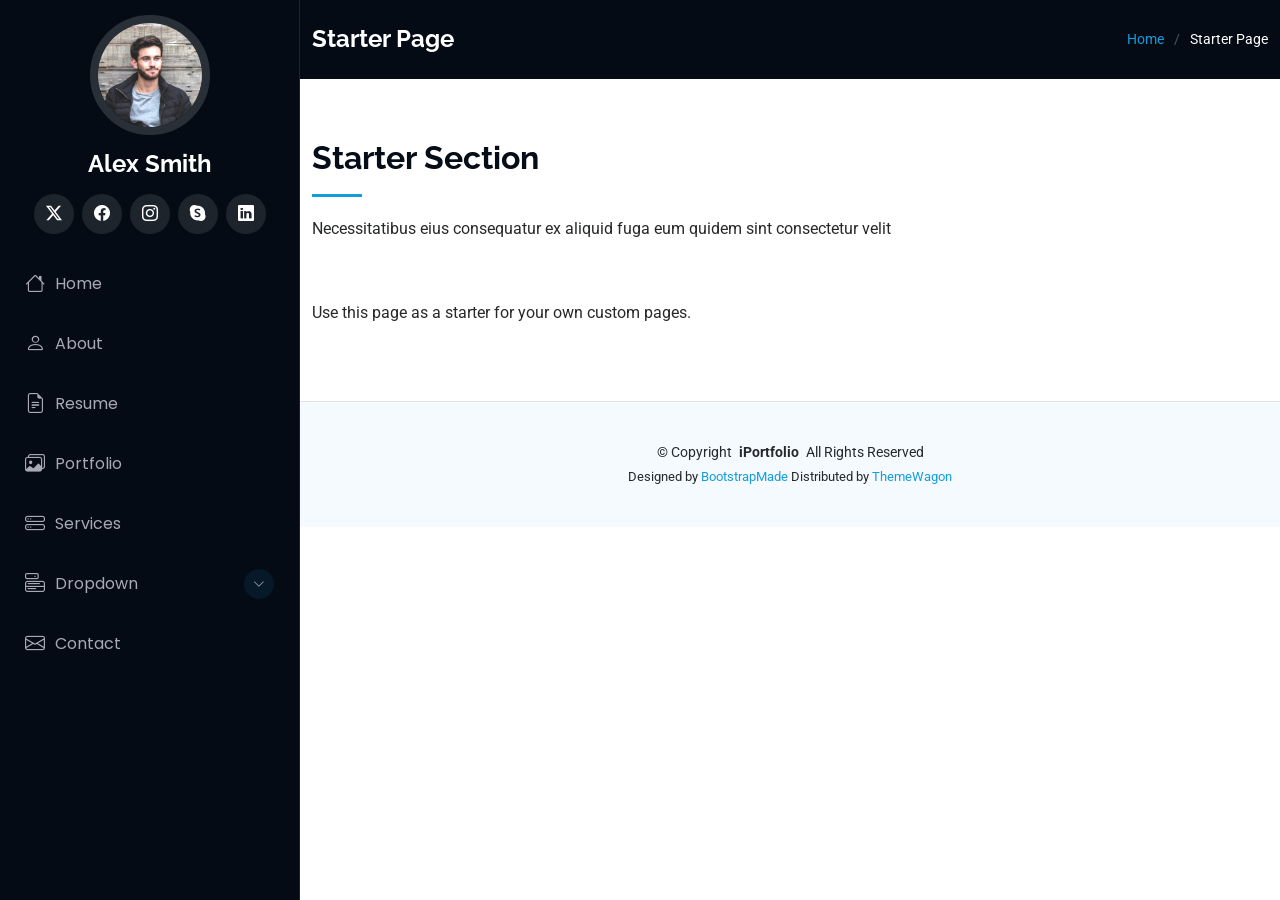
<file: starter-page.html>
<!DOCTYPE html>
<html lang="en">

<head>
  <meta charset="utf-8">
  <meta content="width=device-width, initial-scale=1.0" name="viewport">
  <title>Starter Page - iPortfolio Bootstrap Template</title>
  <meta content="" name="description">
  <meta content="" name="keywords">

  <!-- Favicons -->
  <link href="img/favicon.png" rel="icon">
  <link href="img/apple-touch-icon.png" rel="apple-touch-icon">

  <!-- Fonts -->
  <link href="https://fonts.googleapis.com" rel="preconnect">
  <link href="https://fonts.gstatic.com" rel="preconnect" crossorigin>
  <link href="https://fonts.googleapis.com/css2?family=Roboto:ital,wght@0,100;0,300;0,400;0,500;0,700;0,900;1,100;1,300;1,400;1,500;1,700;1,900&family=Poppins:ital,wght@0,100;0,200;0,300;0,400;0,500;0,600;0,700;0,800;0,900;1,100;1,200;1,300;1,400;1,500;1,600;1,700;1,800;1,900&family=Raleway:ital,wght@0,100;0,200;0,300;0,400;0,500;0,600;0,700;0,800;0,900;1,100;1,200;1,300;1,400;1,500;1,600;1,700;1,800;1,900&display=swap" rel="stylesheet">

  <!-- Vendor CSS Files -->
  <link href="vendor/bootstrap/css/bootstrap.min.css" rel="stylesheet">
  <link href="vendor/bootstrap-icons/bootstrap-icons.css" rel="stylesheet">
  <link href="vendor/aos/aos.css" rel="stylesheet">
  <link href="vendor/glightbox/css/glightbox.min.css" rel="stylesheet">
  <link href="vendor/swiper/swiper-bundle.min.css" rel="stylesheet">

  <!-- Main CSS File -->
  <link href="css/main.css" rel="stylesheet">

  <!-- =======================================================
  * Template Name: iPortfolio
  * Template URL: https://bootstrapmade.com/iportfolio-bootstrap-portfolio-websites-template/
  * Updated: Jun 29 2024 with Bootstrap v5.3.3
  * Author: BootstrapMade.com
  * License: https://bootstrapmade.com/license/
  ======================================================== -->
</head>

<body class="starter-page-page">

  <header id="header" class="header dark-background d-flex flex-column">
    <i class="header-toggle d-xl-none bi bi-list"></i>

    <div class="profile-img">
      <img src="img/my-profile-img.jpg" alt="" class="img-fluid rounded-circle">
    </div>

    <a href="index.html" class="logo d-flex align-items-center justify-content-center">
      <!-- Uncomment the line below if you also wish to use an image logo -->
      <!-- <img src="img/logo.png" alt=""> -->
      <h1 class="sitename">Alex Smith</h1>
    </a>

    <div class="social-links text-center">
      <a href="#" class="twitter"><i class="bi bi-twitter-x"></i></a>
      <a href="#" class="facebook"><i class="bi bi-facebook"></i></a>
      <a href="#" class="instagram"><i class="bi bi-instagram"></i></a>
      <a href="#" class="google-plus"><i class="bi bi-skype"></i></a>
      <a href="#" class="linkedin"><i class="bi bi-linkedin"></i></a>
    </div>

    <nav id="navmenu" class="navmenu">
      <ul>
        <li><a href="#hero"><i class="bi bi-house navicon"></i>Home</a></li>
        <li><a href="#about"><i class="bi bi-person navicon"></i> About</a></li>
        <li><a href="#resume"><i class="bi bi-file-earmark-text navicon"></i> Resume</a></li>
        <li><a href="#portfolio"><i class="bi bi-images navicon"></i> Portfolio</a></li>
        <li><a href="#services"><i class="bi bi-hdd-stack navicon"></i> Services</a></li>
        <li class="dropdown"><a href="#"><i class="bi bi-menu-button navicon"></i> <span>Dropdown</span> <i class="bi bi-chevron-down toggle-dropdown"></i></a>
          <ul>
            <li><a href="#">Dropdown 1</a></li>
            <li class="dropdown"><a href="#"><span>Deep Dropdown</span> <i class="bi bi-chevron-down toggle-dropdown"></i></a>
              <ul>
                <li><a href="#">Deep Dropdown 1</a></li>
                <li><a href="#">Deep Dropdown 2</a></li>
                <li><a href="#">Deep Dropdown 3</a></li>
                <li><a href="#">Deep Dropdown 4</a></li>
                <li><a href="#">Deep Dropdown 5</a></li>
              </ul>
            </li>
            <li><a href="#">Dropdown 2</a></li>
            <li><a href="#">Dropdown 3</a></li>
            <li><a href="#">Dropdown 4</a></li>
          </ul>
        </li>
        <li><a href="#contact"><i class="bi bi-envelope navicon"></i> Contact</a></li>
      </ul>
    </nav>

  </header>

  <main class="main">

    <!-- Page Title -->
    <div class="page-title dark-background">
      <div class="container d-lg-flex justify-content-between align-items-center">
        <h1 class="mb-2 mb-lg-0">Starter Page</h1>
        <nav class="breadcrumbs">
          <ol>
            <li><a href="index.html">Home</a></li>
            <li class="current">Starter Page</li>
          </ol>
        </nav>
      </div>
    </div><!-- End Page Title -->

    <!-- Starter Section Section -->
    <section id="starter-section" class="starter-section section">

      <!-- Section Title -->
      <div class="container section-title" data-aos="fade-up">
        <h2>Starter Section</h2>
        <p>Necessitatibus eius consequatur ex aliquid fuga eum quidem sint consectetur velit</p>
      </div><!-- End Section Title -->

      <div class="container" data-aos="fade-up">
        <p>Use this page as a starter for your own custom pages.</p>
      </div>

    </section><!-- /Starter Section Section -->

  </main>

  <footer id="footer" class="footer position-relative light-background">

    <div class="container">
      <div class="copyright text-center ">
        <p>© <span>Copyright</span> <strong class="px-1 sitename">iPortfolio</strong> <span>All Rights Reserved</span></p>
      </div>
      <div class="credits">
        <!-- All the links in the footer should remain intact. -->
        <!-- You can delete the links only if you've purchased the pro version. -->
        <!-- Licensing information: https://bootstrapmade.com/license/ -->
        <!-- Purchase the pro version with working PHP/AJAX contact form: [buy-url] -->
        Designed by <a href="https://bootstrapmade.com/">BootstrapMade</a> Distributed by <a href="https://themewagon.com">ThemeWagon</a>
      </div>
    </div>

  </footer>

  <!-- Scroll Top -->
  <a href="#" id="scroll-top" class="scroll-top d-flex align-items-center justify-content-center"><i class="bi bi-arrow-up-short"></i></a>

  <!-- Preloader -->
  <div id="preloader"></div>

  <!-- Vendor JS Files -->
  <script src="vendor/bootstrap/js/bootstrap.bundle.min.js"></script>
  <script src="vendor/php-email-form/validate.js"></script>
  <script src="vendor/aos/aos.js"></script>
  <script src="vendor/typed.js/typed.umd.js"></script>
  <script src="vendor/purecounter/purecounter_vanilla.js"></script>
  <script src="vendor/waypoints/noframework.waypoints.js"></script>
  <script src="vendor/glightbox/js/glightbox.min.js"></script>
  <script src="vendor/imagesloaded/imagesloaded.pkgd.min.js"></script>
  <script src="vendor/isotope-layout/isotope.pkgd.min.js"></script>
  <script src="vendor/swiper/swiper-bundle.min.js"></script>

  <!-- Main JS File -->
  <script src="js/main.js"></script>

</body>

</html>
</file>
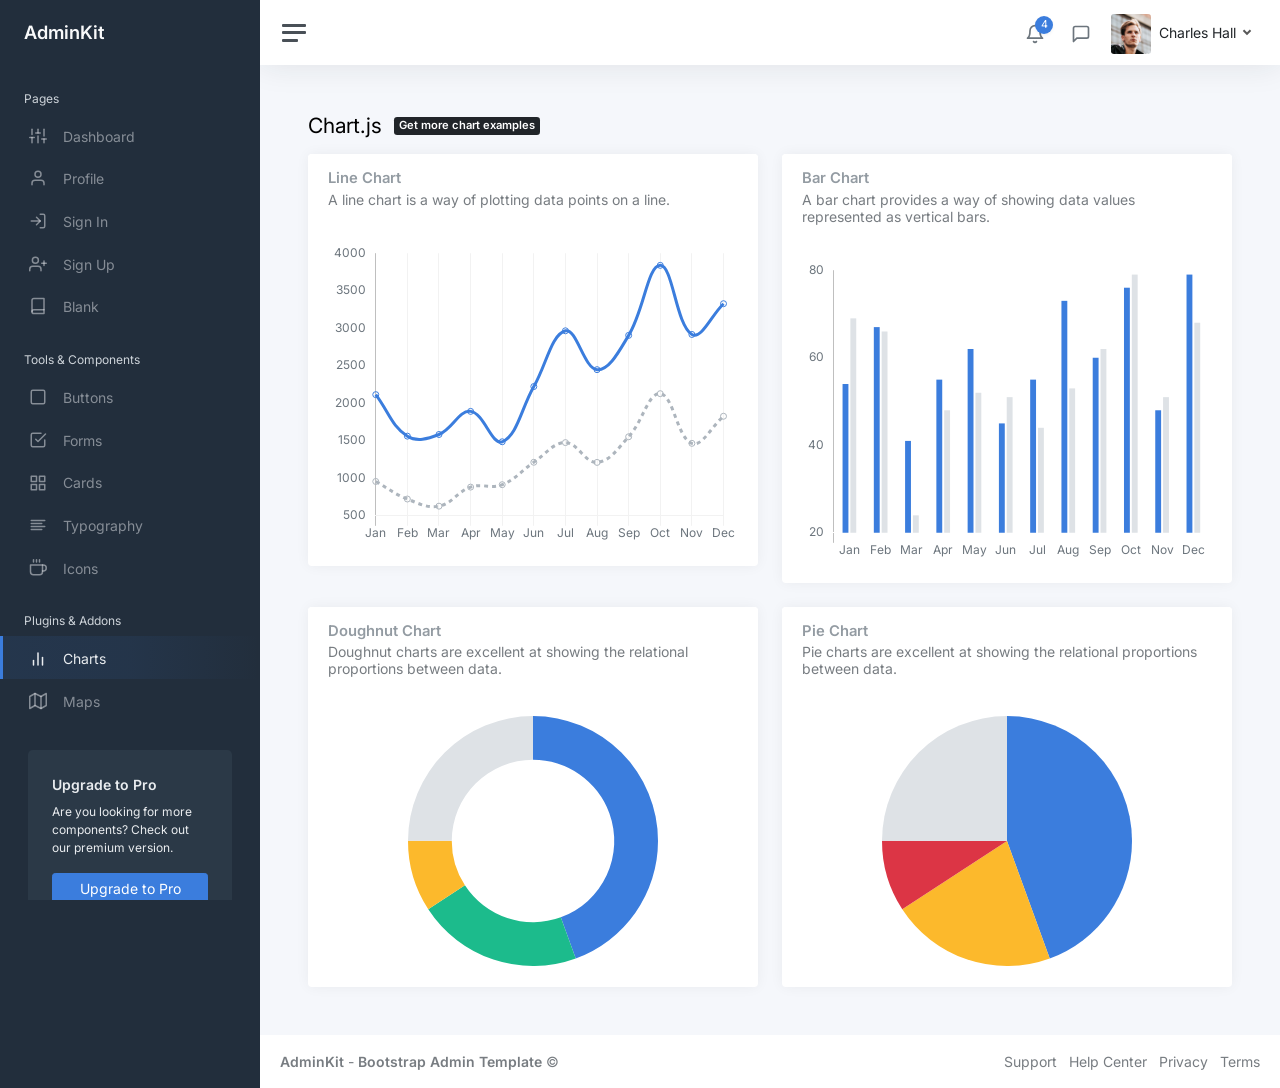
<file: modales/adminkit-dev/static/charts-chartjs.html>
<!DOCTYPE html>
<html lang="en">

<head>
	<meta charset="utf-8">
	<meta http-equiv="X-UA-Compatible" content="IE=edge">
	<meta name="viewport" content="width=device-width, initial-scale=1, shrink-to-fit=no">
	<meta name="description" content="Responsive Admin &amp; Dashboard Template based on Bootstrap 5">
	<meta name="author" content="AdminKit">
	<meta name="keywords" content="adminkit, bootstrap, bootstrap 5, admin, dashboard, template, responsive, css, sass, html, theme, front-end, ui kit, web">

	<link rel="preconnect" href="https://fonts.gstatic.com">
	<link rel="shortcut icon" href="img/icons/icon-48x48.png" />

	<link rel="canonical" href="https://demo-basic.adminkit.io/charts-chartjs.html" />

	<title>Chart.js | AdminKit Demo</title>

	<link href="css/app.css" rel="stylesheet">
	<link href="https://fonts.googleapis.com/css2?family=Inter:wght@300;400;600&display=swap" rel="stylesheet">
</head>

<body>
	<div class="wrapper">
		<nav id="sidebar" class="sidebar js-sidebar">
			<div class="sidebar-content js-simplebar">
				<a class="sidebar-brand" href="index.html">
          <span class="align-middle">AdminKit</span>
        </a>

				<ul class="sidebar-nav">
					<li class="sidebar-header">
						Pages
					</li>

					<li class="sidebar-item">
						<a class="sidebar-link" href="index.html">
              <i class="align-middle" data-feather="sliders"></i> <span class="align-middle">Dashboard</span>
            </a>
					</li>

					<li class="sidebar-item">
						<a class="sidebar-link" href="pages-profile.html">
              <i class="align-middle" data-feather="user"></i> <span class="align-middle">Profile</span>
            </a>
					</li>

					<li class="sidebar-item">
						<a class="sidebar-link" href="pages-sign-in.html">
              <i class="align-middle" data-feather="log-in"></i> <span class="align-middle">Sign In</span>
            </a>
					</li>

					<li class="sidebar-item">
						<a class="sidebar-link" href="pages-sign-up.html">
              <i class="align-middle" data-feather="user-plus"></i> <span class="align-middle">Sign Up</span>
            </a>
					</li>

					<li class="sidebar-item">
						<a class="sidebar-link" href="pages-blank.html">
              <i class="align-middle" data-feather="book"></i> <span class="align-middle">Blank</span>
            </a>
					</li>

					<li class="sidebar-header">
						Tools & Components
					</li>

					<li class="sidebar-item">
						<a class="sidebar-link" href="ui-buttons.html">
              <i class="align-middle" data-feather="square"></i> <span class="align-middle">Buttons</span>
            </a>
					</li>

					<li class="sidebar-item">
						<a class="sidebar-link" href="ui-forms.html">
              <i class="align-middle" data-feather="check-square"></i> <span class="align-middle">Forms</span>
            </a>
					</li>

					<li class="sidebar-item">
						<a class="sidebar-link" href="ui-cards.html">
              <i class="align-middle" data-feather="grid"></i> <span class="align-middle">Cards</span>
            </a>
					</li>

					<li class="sidebar-item">
						<a class="sidebar-link" href="ui-typography.html">
              <i class="align-middle" data-feather="align-left"></i> <span class="align-middle">Typography</span>
            </a>
					</li>

					<li class="sidebar-item">
						<a class="sidebar-link" href="icons-feather.html">
              <i class="align-middle" data-feather="coffee"></i> <span class="align-middle">Icons</span>
            </a>
					</li>

					<li class="sidebar-header">
						Plugins & Addons
					</li>

					<li class="sidebar-item active">
						<a class="sidebar-link" href="charts-chartjs.html">
              <i class="align-middle" data-feather="bar-chart-2"></i> <span class="align-middle">Charts</span>
            </a>
					</li>

					<li class="sidebar-item">
						<a class="sidebar-link" href="maps-google.html">
              <i class="align-middle" data-feather="map"></i> <span class="align-middle">Maps</span>
            </a>
					</li>
				</ul>

				<div class="sidebar-cta">
					<div class="sidebar-cta-content">
						<strong class="d-inline-block mb-2">Upgrade to Pro</strong>
						<div class="mb-3 text-sm">
							Are you looking for more components? Check out our premium version.
						</div>
						<div class="d-grid">
							<a href="upgrade-to-pro.html" class="btn btn-primary">Upgrade to Pro</a>
						</div>
					</div>
				</div>
			</div>
		</nav>

		<div class="main">
			<nav class="navbar navbar-expand navbar-light navbar-bg">
				<a class="sidebar-toggle js-sidebar-toggle">
          <i class="hamburger align-self-center"></i>
        </a>

				<div class="navbar-collapse collapse">
					<ul class="navbar-nav navbar-align">
						<li class="nav-item dropdown">
							<a class="nav-icon dropdown-toggle" href="#" id="alertsDropdown" data-bs-toggle="dropdown">
								<div class="position-relative">
									<i class="align-middle" data-feather="bell"></i>
									<span class="indicator">4</span>
								</div>
							</a>
							<div class="dropdown-menu dropdown-menu-lg dropdown-menu-end py-0" aria-labelledby="alertsDropdown">
								<div class="dropdown-menu-header">
									4 New Notifications
								</div>
								<div class="list-group">
									<a href="#" class="list-group-item">
										<div class="row g-0 align-items-center">
											<div class="col-2">
												<i class="text-danger" data-feather="alert-circle"></i>
											</div>
											<div class="col-10">
												<div class="text-dark">Update completed</div>
												<div class="text-muted small mt-1">Restart server 12 to complete the update.</div>
												<div class="text-muted small mt-1">30m ago</div>
											</div>
										</div>
									</a>
									<a href="#" class="list-group-item">
										<div class="row g-0 align-items-center">
											<div class="col-2">
												<i class="text-warning" data-feather="bell"></i>
											</div>
											<div class="col-10">
												<div class="text-dark">Lorem ipsum</div>
												<div class="text-muted small mt-1">Aliquam ex eros, imperdiet vulputate hendrerit et.</div>
												<div class="text-muted small mt-1">2h ago</div>
											</div>
										</div>
									</a>
									<a href="#" class="list-group-item">
										<div class="row g-0 align-items-center">
											<div class="col-2">
												<i class="text-primary" data-feather="home"></i>
											</div>
											<div class="col-10">
												<div class="text-dark">Login from 192.186.1.8</div>
												<div class="text-muted small mt-1">5h ago</div>
											</div>
										</div>
									</a>
									<a href="#" class="list-group-item">
										<div class="row g-0 align-items-center">
											<div class="col-2">
												<i class="text-success" data-feather="user-plus"></i>
											</div>
											<div class="col-10">
												<div class="text-dark">New connection</div>
												<div class="text-muted small mt-1">Christina accepted your request.</div>
												<div class="text-muted small mt-1">14h ago</div>
											</div>
										</div>
									</a>
								</div>
								<div class="dropdown-menu-footer">
									<a href="#" class="text-muted">Show all notifications</a>
								</div>
							</div>
						</li>
						<li class="nav-item dropdown">
							<a class="nav-icon dropdown-toggle" href="#" id="messagesDropdown" data-bs-toggle="dropdown">
								<div class="position-relative">
									<i class="align-middle" data-feather="message-square"></i>
								</div>
							</a>
							<div class="dropdown-menu dropdown-menu-lg dropdown-menu-end py-0" aria-labelledby="messagesDropdown">
								<div class="dropdown-menu-header">
									<div class="position-relative">
										4 New Messages
									</div>
								</div>
								<div class="list-group">
									<a href="#" class="list-group-item">
										<div class="row g-0 align-items-center">
											<div class="col-2">
												<img src="img/avatars/avatar-5.jpg" class="avatar img-fluid rounded-circle" alt="Vanessa Tucker">
											</div>
											<div class="col-10 ps-2">
												<div class="text-dark">Vanessa Tucker</div>
												<div class="text-muted small mt-1">Nam pretium turpis et arcu. Duis arcu tortor.</div>
												<div class="text-muted small mt-1">15m ago</div>
											</div>
										</div>
									</a>
									<a href="#" class="list-group-item">
										<div class="row g-0 align-items-center">
											<div class="col-2">
												<img src="img/avatars/avatar-2.jpg" class="avatar img-fluid rounded-circle" alt="William Harris">
											</div>
											<div class="col-10 ps-2">
												<div class="text-dark">William Harris</div>
												<div class="text-muted small mt-1">Curabitur ligula sapien euismod vitae.</div>
												<div class="text-muted small mt-1">2h ago</div>
											</div>
										</div>
									</a>
									<a href="#" class="list-group-item">
										<div class="row g-0 align-items-center">
											<div class="col-2">
												<img src="img/avatars/avatar-4.jpg" class="avatar img-fluid rounded-circle" alt="Christina Mason">
											</div>
											<div class="col-10 ps-2">
												<div class="text-dark">Christina Mason</div>
												<div class="text-muted small mt-1">Pellentesque auctor neque nec urna.</div>
												<div class="text-muted small mt-1">4h ago</div>
											</div>
										</div>
									</a>
									<a href="#" class="list-group-item">
										<div class="row g-0 align-items-center">
											<div class="col-2">
												<img src="img/avatars/avatar-3.jpg" class="avatar img-fluid rounded-circle" alt="Sharon Lessman">
											</div>
											<div class="col-10 ps-2">
												<div class="text-dark">Sharon Lessman</div>
												<div class="text-muted small mt-1">Aenean tellus metus, bibendum sed, posuere ac, mattis non.</div>
												<div class="text-muted small mt-1">5h ago</div>
											</div>
										</div>
									</a>
								</div>
								<div class="dropdown-menu-footer">
									<a href="#" class="text-muted">Show all messages</a>
								</div>
							</div>
						</li>
						<li class="nav-item dropdown">
							<a class="nav-icon dropdown-toggle d-inline-block d-sm-none" href="#" data-bs-toggle="dropdown">
                <i class="align-middle" data-feather="settings"></i>
              </a>

							<a class="nav-link dropdown-toggle d-none d-sm-inline-block" href="#" data-bs-toggle="dropdown">
                <img src="img/avatars/avatar.jpg" class="avatar img-fluid rounded me-1" alt="Charles Hall" /> <span class="text-dark">Charles Hall</span>
              </a>
							<div class="dropdown-menu dropdown-menu-end">
								<a class="dropdown-item" href="pages-profile.html"><i class="align-middle me-1" data-feather="user"></i> Profile</a>
								<a class="dropdown-item" href="#"><i class="align-middle me-1" data-feather="pie-chart"></i> Analytics</a>
								<div class="dropdown-divider"></div>
								<a class="dropdown-item" href="index.html"><i class="align-middle me-1" data-feather="settings"></i> Settings & Privacy</a>
								<a class="dropdown-item" href="#"><i class="align-middle me-1" data-feather="help-circle"></i> Help Center</a>
								<div class="dropdown-divider"></div>
								<a class="dropdown-item" href="#">Log out</a>
							</div>
						</li>
					</ul>
				</div>
			</nav>

			<main class="content">
				<div class="container-fluid p-0">

					<div class="mb-3">
						<h1 class="h3 d-inline align-middle">Chart.js</h1>
						<a class="badge bg-dark text-white ms-2" href="upgrade-to-pro.html">
      Get more chart examples
  </a>
					</div>
					<div class="row">
						<div class="col-12 col-lg-6">
							<div class="card flex-fill w-100">
								<div class="card-header">
									<h5 class="card-title">Line Chart</h5>
									<h6 class="card-subtitle text-muted">A line chart is a way of plotting data points on a line.</h6>
								</div>
								<div class="card-body">
									<div class="chart">
										<canvas id="chartjs-line"></canvas>
									</div>
								</div>
							</div>
						</div>

						<div class="col-12 col-lg-6">
							<div class="card">
								<div class="card-header">
									<h5 class="card-title">Bar Chart</h5>
									<h6 class="card-subtitle text-muted">A bar chart provides a way of showing data values represented as vertical bars.</h6>
								</div>
								<div class="card-body">
									<div class="chart">
										<canvas id="chartjs-bar"></canvas>
									</div>
								</div>
							</div>
						</div>

						<div class="col-12 col-lg-6">
							<div class="card">
								<div class="card-header">
									<h5 class="card-title">Doughnut Chart</h5>
									<h6 class="card-subtitle text-muted">Doughnut charts are excellent at showing the relational proportions between data.</h6>
								</div>
								<div class="card-body">
									<div class="chart chart-sm">
										<canvas id="chartjs-doughnut"></canvas>
									</div>
								</div>
							</div>
						</div>

						<div class="col-12 col-lg-6">
							<div class="card">
								<div class="card-header">
									<h5 class="card-title">Pie Chart</h5>
									<h6 class="card-subtitle text-muted">Pie charts are excellent at showing the relational proportions between data.</h6>
								</div>
								<div class="card-body">
									<div class="chart chart-sm">
										<canvas id="chartjs-pie"></canvas>
									</div>
								</div>
							</div>
						</div>
					</div>

				</div>
			</main>

			<footer class="footer">
				<div class="container-fluid">
					<div class="row text-muted">
						<div class="col-6 text-start">
							<p class="mb-0">
								<a class="text-muted" href="https://adminkit.io/" target="_blank"><strong>AdminKit</strong></a> - <a class="text-muted" href="https://adminkit.io/" target="_blank"><strong>Bootstrap Admin Template</strong></a>								&copy;
							</p>
						</div>
						<div class="col-6 text-end">
							<ul class="list-inline">
								<li class="list-inline-item">
									<a class="text-muted" href="https://adminkit.io/" target="_blank">Support</a>
								</li>
								<li class="list-inline-item">
									<a class="text-muted" href="https://adminkit.io/" target="_blank">Help Center</a>
								</li>
								<li class="list-inline-item">
									<a class="text-muted" href="https://adminkit.io/" target="_blank">Privacy</a>
								</li>
								<li class="list-inline-item">
									<a class="text-muted" href="https://adminkit.io/" target="_blank">Terms</a>
								</li>
							</ul>
						</div>
					</div>
				</div>
			</footer>
		</div>
	</div>

	<script src="js/app.js"></script>

	<script>
		document.addEventListener("DOMContentLoaded", function() {
			// Line chart
			new Chart(document.getElementById("chartjs-line"), {
				type: "line",
				data: {
					labels: ["Jan", "Feb", "Mar", "Apr", "May", "Jun", "Jul", "Aug", "Sep", "Oct", "Nov", "Dec"],
					datasets: [{
						label: "Sales ($)",
						fill: true,
						backgroundColor: "transparent",
						borderColor: window.theme.primary,
						data: [2115, 1562, 1584, 1892, 1487, 2223, 2966, 2448, 2905, 3838, 2917, 3327]
					}, {
						label: "Orders",
						fill: true,
						backgroundColor: "transparent",
						borderColor: "#adb5bd",
						borderDash: [4, 4],
						data: [958, 724, 629, 883, 915, 1214, 1476, 1212, 1554, 2128, 1466, 1827]
					}]
				},
				options: {
					maintainAspectRatio: false,
					legend: {
						display: false
					},
					tooltips: {
						intersect: false
					},
					hover: {
						intersect: true
					},
					plugins: {
						filler: {
							propagate: false
						}
					},
					scales: {
						xAxes: [{
							reverse: true,
							gridLines: {
								color: "rgba(0,0,0,0.05)"
							}
						}],
						yAxes: [{
							ticks: {
								stepSize: 500
							},
							display: true,
							borderDash: [5, 5],
							gridLines: {
								color: "rgba(0,0,0,0)",
								fontColor: "#fff"
							}
						}]
					}
				}
			});
		});
	</script>
	<script>
		document.addEventListener("DOMContentLoaded", function() {
			// Bar chart
			new Chart(document.getElementById("chartjs-bar"), {
				type: "bar",
				data: {
					labels: ["Jan", "Feb", "Mar", "Apr", "May", "Jun", "Jul", "Aug", "Sep", "Oct", "Nov", "Dec"],
					datasets: [{
						label: "Last year",
						backgroundColor: window.theme.primary,
						borderColor: window.theme.primary,
						hoverBackgroundColor: window.theme.primary,
						hoverBorderColor: window.theme.primary,
						data: [54, 67, 41, 55, 62, 45, 55, 73, 60, 76, 48, 79],
						barPercentage: .75,
						categoryPercentage: .5
					}, {
						label: "This year",
						backgroundColor: "#dee2e6",
						borderColor: "#dee2e6",
						hoverBackgroundColor: "#dee2e6",
						hoverBorderColor: "#dee2e6",
						data: [69, 66, 24, 48, 52, 51, 44, 53, 62, 79, 51, 68],
						barPercentage: .75,
						categoryPercentage: .5
					}]
				},
				options: {
					maintainAspectRatio: false,
					legend: {
						display: false
					},
					scales: {
						yAxes: [{
							gridLines: {
								display: false
							},
							stacked: false,
							ticks: {
								stepSize: 20
							}
						}],
						xAxes: [{
							stacked: false,
							gridLines: {
								color: "transparent"
							}
						}]
					}
				}
			});
		});
	</script>
	<script>
		document.addEventListener("DOMContentLoaded", function() {
			// Doughnut chart
			new Chart(document.getElementById("chartjs-doughnut"), {
				type: "doughnut",
				data: {
					labels: ["Social", "Search Engines", "Direct", "Other"],
					datasets: [{
						data: [260, 125, 54, 146],
						backgroundColor: [
							window.theme.primary,
							window.theme.success,
							window.theme.warning,
							"#dee2e6"
						],
						borderColor: "transparent"
					}]
				},
				options: {
					maintainAspectRatio: false,
					cutoutPercentage: 65,
					legend: {
						display: false
					}
				}
			});
		});
	</script>
	<script>
		document.addEventListener("DOMContentLoaded", function() {
			// Pie chart
			new Chart(document.getElementById("chartjs-pie"), {
				type: "pie",
				data: {
					labels: ["Social", "Search Engines", "Direct", "Other"],
					datasets: [{
						data: [260, 125, 54, 146],
						backgroundColor: [
							window.theme.primary,
							window.theme.warning,
							window.theme.danger,
							"#dee2e6"
						],
						borderColor: "transparent"
					}]
				},
				options: {
					maintainAspectRatio: false,
					legend: {
						display: false
					}
				}
			});
		});
	</script>
	<script>
		document.addEventListener("DOMContentLoaded", function() {
			// Radar chart
			new Chart(document.getElementById("chartjs-radar"), {
				type: "radar",
				data: {
					labels: ["Speed", "Reliability", "Comfort", "Safety", "Efficiency"],
					datasets: [{
						label: "Model X",
						backgroundColor: "rgba(0, 123, 255, 0.2)",
						borderColor: window.theme.primary,
						pointBackgroundColor: window.theme.primary,
						pointBorderColor: "#fff",
						pointHoverBackgroundColor: "#fff",
						pointHoverBorderColor: window.theme.primary,
						data: [70, 53, 82, 60, 33]
					}, {
						label: "Model S",
						backgroundColor: "rgba(220, 53, 69, 0.2)",
						borderColor: window.theme.danger,
						pointBackgroundColor: window.theme.danger,
						pointBorderColor: "#fff",
						pointHoverBackgroundColor: "#fff",
						pointHoverBorderColor: window.theme.danger,
						data: [35, 38, 65, 85, 84]
					}]
				},
				options: {
					maintainAspectRatio: false
				}
			});
		});
	</script>
	<script>
		document.addEventListener("DOMContentLoaded", function() {
			// Polar Area chart
			new Chart(document.getElementById("chartjs-polar-area"), {
				type: "polarArea",
				data: {
					labels: ["Speed", "Reliability", "Comfort", "Safety", "Efficiency"],
					datasets: [{
						label: "Model S",
						data: [35, 38, 65, 70, 24],
						backgroundColor: [
							window.theme.primary,
							window.theme.success,
							window.theme.danger,
							window.theme.warning,
							window.theme.info
						]
					}]
				},
				options: {
					maintainAspectRatio: false
				}
			});
		});
	</script>

</body>

</html>
</file>
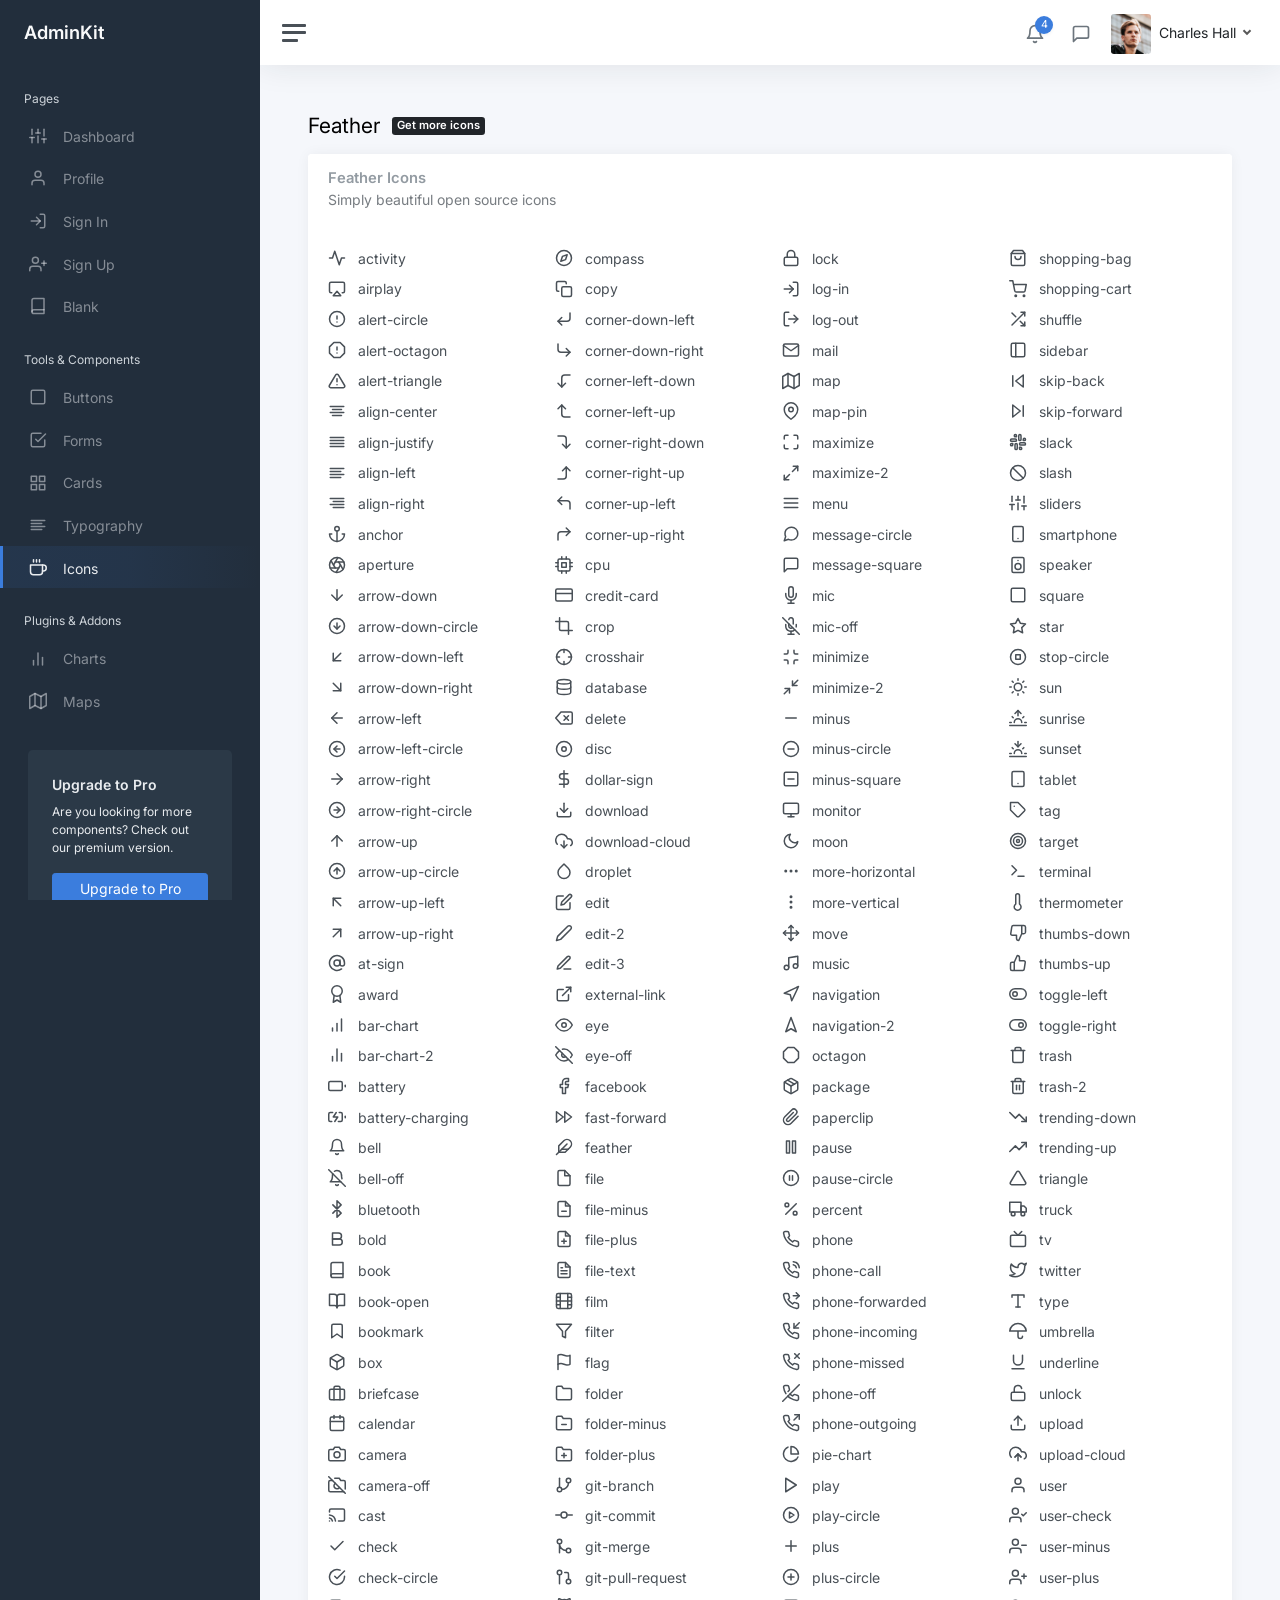
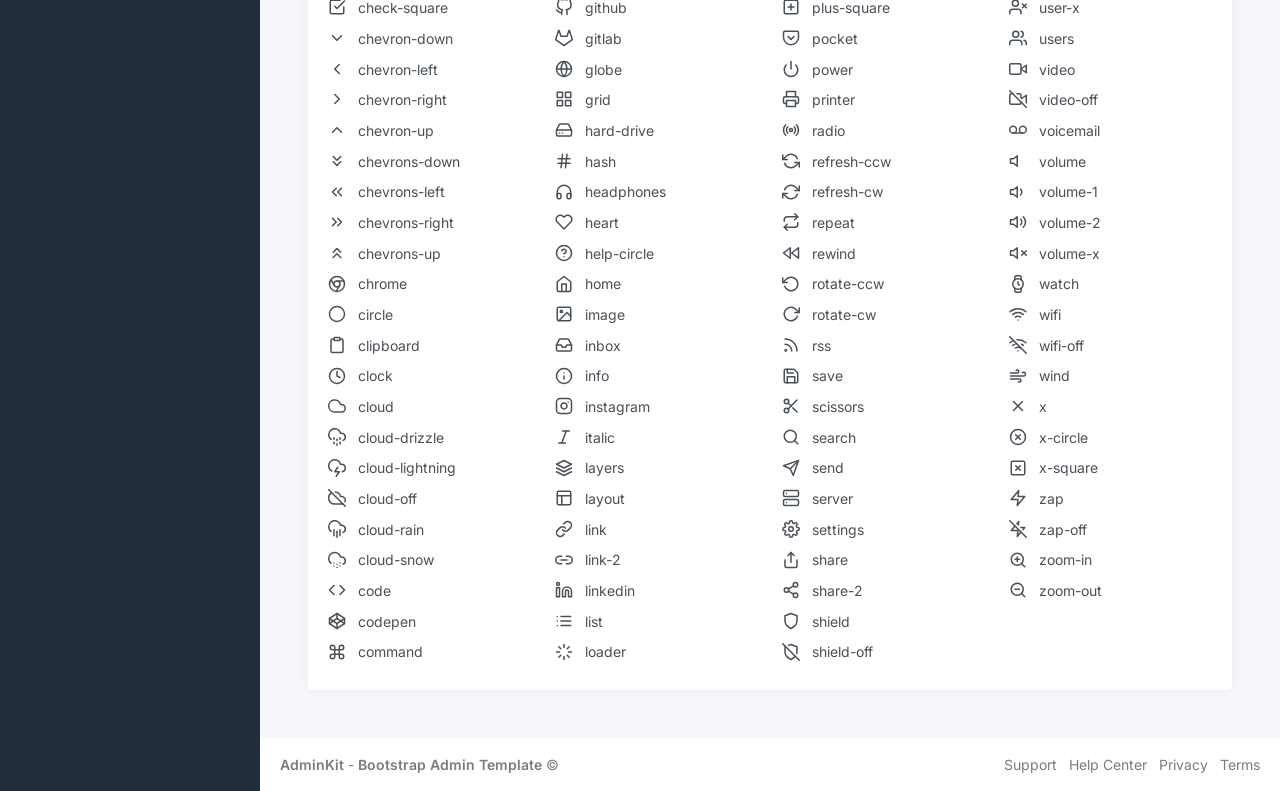
<file: modales/adminkit-dev/static/icons-feather.html>
<!DOCTYPE html>
<html lang="en">

<head>
	<meta charset="utf-8">
	<meta http-equiv="X-UA-Compatible" content="IE=edge">
	<meta name="viewport" content="width=device-width, initial-scale=1, shrink-to-fit=no">
	<meta name="description" content="Responsive Admin &amp; Dashboard Template based on Bootstrap 5">
	<meta name="author" content="AdminKit">
	<meta name="keywords" content="adminkit, bootstrap, bootstrap 5, admin, dashboard, template, responsive, css, sass, html, theme, front-end, ui kit, web">

	<link rel="preconnect" href="https://fonts.gstatic.com">
	<link rel="shortcut icon" href="img/icons/icon-48x48.png" />

	<link rel="canonical" href="https://demo-basic.adminkit.io/icons-feather.html" />

	<title>Feather | AdminKit Demo</title>

	<link href="css/app.css" rel="stylesheet">
	<link href="https://fonts.googleapis.com/css2?family=Inter:wght@300;400;600&display=swap" rel="stylesheet">
</head>

<body>
	<div class="wrapper">
		<nav id="sidebar" class="sidebar js-sidebar">
			<div class="sidebar-content js-simplebar">
				<a class="sidebar-brand" href="index.html">
          <span class="align-middle">AdminKit</span>
        </a>

				<ul class="sidebar-nav">
					<li class="sidebar-header">
						Pages
					</li>

					<li class="sidebar-item">
						<a class="sidebar-link" href="index.html">
              <i class="align-middle" data-feather="sliders"></i> <span class="align-middle">Dashboard</span>
            </a>
					</li>

					<li class="sidebar-item">
						<a class="sidebar-link" href="pages-profile.html">
              <i class="align-middle" data-feather="user"></i> <span class="align-middle">Profile</span>
            </a>
					</li>

					<li class="sidebar-item">
						<a class="sidebar-link" href="pages-sign-in.html">
              <i class="align-middle" data-feather="log-in"></i> <span class="align-middle">Sign In</span>
            </a>
					</li>

					<li class="sidebar-item">
						<a class="sidebar-link" href="pages-sign-up.html">
              <i class="align-middle" data-feather="user-plus"></i> <span class="align-middle">Sign Up</span>
            </a>
					</li>

					<li class="sidebar-item">
						<a class="sidebar-link" href="pages-blank.html">
              <i class="align-middle" data-feather="book"></i> <span class="align-middle">Blank</span>
            </a>
					</li>

					<li class="sidebar-header">
						Tools & Components
					</li>

					<li class="sidebar-item">
						<a class="sidebar-link" href="ui-buttons.html">
              <i class="align-middle" data-feather="square"></i> <span class="align-middle">Buttons</span>
            </a>
					</li>

					<li class="sidebar-item">
						<a class="sidebar-link" href="ui-forms.html">
              <i class="align-middle" data-feather="check-square"></i> <span class="align-middle">Forms</span>
            </a>
					</li>

					<li class="sidebar-item">
						<a class="sidebar-link" href="ui-cards.html">
              <i class="align-middle" data-feather="grid"></i> <span class="align-middle">Cards</span>
            </a>
					</li>

					<li class="sidebar-item">
						<a class="sidebar-link" href="ui-typography.html">
              <i class="align-middle" data-feather="align-left"></i> <span class="align-middle">Typography</span>
            </a>
					</li>

					<li class="sidebar-item active">
						<a class="sidebar-link" href="icons-feather.html">
              <i class="align-middle" data-feather="coffee"></i> <span class="align-middle">Icons</span>
            </a>
					</li>

					<li class="sidebar-header">
						Plugins & Addons
					</li>

					<li class="sidebar-item">
						<a class="sidebar-link" href="charts-chartjs.html">
              <i class="align-middle" data-feather="bar-chart-2"></i> <span class="align-middle">Charts</span>
            </a>
					</li>

					<li class="sidebar-item">
						<a class="sidebar-link" href="maps-google.html">
              <i class="align-middle" data-feather="map"></i> <span class="align-middle">Maps</span>
            </a>
					</li>
				</ul>

				<div class="sidebar-cta">
					<div class="sidebar-cta-content">
						<strong class="d-inline-block mb-2">Upgrade to Pro</strong>
						<div class="mb-3 text-sm">
							Are you looking for more components? Check out our premium version.
						</div>
						<div class="d-grid">
							<a href="upgrade-to-pro.html" class="btn btn-primary">Upgrade to Pro</a>
						</div>
					</div>
				</div>
			</div>
		</nav>

		<div class="main">
			<nav class="navbar navbar-expand navbar-light navbar-bg">
				<a class="sidebar-toggle js-sidebar-toggle">
          <i class="hamburger align-self-center"></i>
        </a>

				<div class="navbar-collapse collapse">
					<ul class="navbar-nav navbar-align">
						<li class="nav-item dropdown">
							<a class="nav-icon dropdown-toggle" href="#" id="alertsDropdown" data-bs-toggle="dropdown">
								<div class="position-relative">
									<i class="align-middle" data-feather="bell"></i>
									<span class="indicator">4</span>
								</div>
							</a>
							<div class="dropdown-menu dropdown-menu-lg dropdown-menu-end py-0" aria-labelledby="alertsDropdown">
								<div class="dropdown-menu-header">
									4 New Notifications
								</div>
								<div class="list-group">
									<a href="#" class="list-group-item">
										<div class="row g-0 align-items-center">
											<div class="col-2">
												<i class="text-danger" data-feather="alert-circle"></i>
											</div>
											<div class="col-10">
												<div class="text-dark">Update completed</div>
												<div class="text-muted small mt-1">Restart server 12 to complete the update.</div>
												<div class="text-muted small mt-1">30m ago</div>
											</div>
										</div>
									</a>
									<a href="#" class="list-group-item">
										<div class="row g-0 align-items-center">
											<div class="col-2">
												<i class="text-warning" data-feather="bell"></i>
											</div>
											<div class="col-10">
												<div class="text-dark">Lorem ipsum</div>
												<div class="text-muted small mt-1">Aliquam ex eros, imperdiet vulputate hendrerit et.</div>
												<div class="text-muted small mt-1">2h ago</div>
											</div>
										</div>
									</a>
									<a href="#" class="list-group-item">
										<div class="row g-0 align-items-center">
											<div class="col-2">
												<i class="text-primary" data-feather="home"></i>
											</div>
											<div class="col-10">
												<div class="text-dark">Login from 192.186.1.8</div>
												<div class="text-muted small mt-1">5h ago</div>
											</div>
										</div>
									</a>
									<a href="#" class="list-group-item">
										<div class="row g-0 align-items-center">
											<div class="col-2">
												<i class="text-success" data-feather="user-plus"></i>
											</div>
											<div class="col-10">
												<div class="text-dark">New connection</div>
												<div class="text-muted small mt-1">Christina accepted your request.</div>
												<div class="text-muted small mt-1">14h ago</div>
											</div>
										</div>
									</a>
								</div>
								<div class="dropdown-menu-footer">
									<a href="#" class="text-muted">Show all notifications</a>
								</div>
							</div>
						</li>
						<li class="nav-item dropdown">
							<a class="nav-icon dropdown-toggle" href="#" id="messagesDropdown" data-bs-toggle="dropdown">
								<div class="position-relative">
									<i class="align-middle" data-feather="message-square"></i>
								</div>
							</a>
							<div class="dropdown-menu dropdown-menu-lg dropdown-menu-end py-0" aria-labelledby="messagesDropdown">
								<div class="dropdown-menu-header">
									<div class="position-relative">
										4 New Messages
									</div>
								</div>
								<div class="list-group">
									<a href="#" class="list-group-item">
										<div class="row g-0 align-items-center">
											<div class="col-2">
												<img src="img/avatars/avatar-5.jpg" class="avatar img-fluid rounded-circle" alt="Vanessa Tucker">
											</div>
											<div class="col-10 ps-2">
												<div class="text-dark">Vanessa Tucker</div>
												<div class="text-muted small mt-1">Nam pretium turpis et arcu. Duis arcu tortor.</div>
												<div class="text-muted small mt-1">15m ago</div>
											</div>
										</div>
									</a>
									<a href="#" class="list-group-item">
										<div class="row g-0 align-items-center">
											<div class="col-2">
												<img src="img/avatars/avatar-2.jpg" class="avatar img-fluid rounded-circle" alt="William Harris">
											</div>
											<div class="col-10 ps-2">
												<div class="text-dark">William Harris</div>
												<div class="text-muted small mt-1">Curabitur ligula sapien euismod vitae.</div>
												<div class="text-muted small mt-1">2h ago</div>
											</div>
										</div>
									</a>
									<a href="#" class="list-group-item">
										<div class="row g-0 align-items-center">
											<div class="col-2">
												<img src="img/avatars/avatar-4.jpg" class="avatar img-fluid rounded-circle" alt="Christina Mason">
											</div>
											<div class="col-10 ps-2">
												<div class="text-dark">Christina Mason</div>
												<div class="text-muted small mt-1">Pellentesque auctor neque nec urna.</div>
												<div class="text-muted small mt-1">4h ago</div>
											</div>
										</div>
									</a>
									<a href="#" class="list-group-item">
										<div class="row g-0 align-items-center">
											<div class="col-2">
												<img src="img/avatars/avatar-3.jpg" class="avatar img-fluid rounded-circle" alt="Sharon Lessman">
											</div>
											<div class="col-10 ps-2">
												<div class="text-dark">Sharon Lessman</div>
												<div class="text-muted small mt-1">Aenean tellus metus, bibendum sed, posuere ac, mattis non.</div>
												<div class="text-muted small mt-1">5h ago</div>
											</div>
										</div>
									</a>
								</div>
								<div class="dropdown-menu-footer">
									<a href="#" class="text-muted">Show all messages</a>
								</div>
							</div>
						</li>
						<li class="nav-item dropdown">
							<a class="nav-icon dropdown-toggle d-inline-block d-sm-none" href="#" data-bs-toggle="dropdown">
                <i class="align-middle" data-feather="settings"></i>
              </a>

							<a class="nav-link dropdown-toggle d-none d-sm-inline-block" href="#" data-bs-toggle="dropdown">
                <img src="img/avatars/avatar.jpg" class="avatar img-fluid rounded me-1" alt="Charles Hall" /> <span class="text-dark">Charles Hall</span>
              </a>
							<div class="dropdown-menu dropdown-menu-end">
								<a class="dropdown-item" href="pages-profile.html"><i class="align-middle me-1" data-feather="user"></i> Profile</a>
								<a class="dropdown-item" href="#"><i class="align-middle me-1" data-feather="pie-chart"></i> Analytics</a>
								<div class="dropdown-divider"></div>
								<a class="dropdown-item" href="index.html"><i class="align-middle me-1" data-feather="settings"></i> Settings & Privacy</a>
								<a class="dropdown-item" href="#"><i class="align-middle me-1" data-feather="help-circle"></i> Help Center</a>
								<div class="dropdown-divider"></div>
								<a class="dropdown-item" href="#">Log out</a>
							</div>
						</li>
					</ul>
				</div>
			</nav>

			<main class="content">
				<div class="container-fluid p-0">

					<div class="mb-3">
						<h1 class="h3 d-inline align-middle">Feather</h1>
						<a class="badge bg-dark text-white ms-2" href="upgrade-to-pro.html">
      Get more icons
  </a>
					</div>
					<div class="card">
						<div class="card-header">
							<h3 class="card-title">Feather Icons</h3>
							<h6 class="card-subtitle text-muted">Simply beautiful open source icons</h6>
						</div>
						<div class="card-body">
							<div class="row">
								<div class="col-12 col-md-6 col-lg-3">
									<div class="mb-2">
										<i class="align-middle me-2" data-feather="activity"></i> <span class="align-middle">activity</span>
									</div>
									<div class="mb-2">
										<i class="align-middle me-2" data-feather="airplay"></i> <span class="align-middle">airplay</span>
									</div>
									<div class="mb-2">
										<i class="align-middle me-2" data-feather="alert-circle"></i> <span class="align-middle">alert-circle</span>
									</div>
									<div class="mb-2">
										<i class="align-middle me-2" data-feather="alert-octagon"></i> <span class="align-middle">alert-octagon</span>
									</div>
									<div class="mb-2">
										<i class="align-middle me-2" data-feather="alert-triangle"></i> <span class="align-middle">alert-triangle</span>
									</div>
									<div class="mb-2">
										<i class="align-middle me-2" data-feather="align-center"></i> <span class="align-middle">align-center</span>
									</div>
									<div class="mb-2">
										<i class="align-middle me-2" data-feather="align-justify"></i> <span class="align-middle">align-justify</span>
									</div>
									<div class="mb-2">
										<i class="align-middle me-2" data-feather="align-left"></i> <span class="align-middle">align-left</span>
									</div>
									<div class="mb-2">
										<i class="align-middle me-2" data-feather="align-right"></i> <span class="align-middle">align-right</span>
									</div>
									<div class="mb-2">
										<i class="align-middle me-2" data-feather="anchor"></i> <span class="align-middle">anchor</span>
									</div>
									<div class="mb-2">
										<i class="align-middle me-2" data-feather="aperture"></i> <span class="align-middle">aperture</span>
									</div>
									<div class="mb-2">
										<i class="align-middle me-2" data-feather="arrow-down"></i> <span class="align-middle">arrow-down</span>
									</div>
									<div class="mb-2">
										<i class="align-middle me-2" data-feather="arrow-down-circle"></i> <span class="align-middle">arrow-down-circle</span>
									</div>
									<div class="mb-2">
										<i class="align-middle me-2" data-feather="arrow-down-left"></i> <span class="align-middle">arrow-down-left</span>
									</div>
									<div class="mb-2">
										<i class="align-middle me-2" data-feather="arrow-down-right"></i> <span class="align-middle">arrow-down-right</span>
									</div>
									<div class="mb-2">
										<i class="align-middle me-2" data-feather="arrow-left"></i> <span class="align-middle">arrow-left</span>
									</div>
									<div class="mb-2">
										<i class="align-middle me-2" data-feather="arrow-left-circle"></i> <span class="align-middle">arrow-left-circle</span>
									</div>
									<div class="mb-2">
										<i class="align-middle me-2" data-feather="arrow-right"></i> <span class="align-middle">arrow-right</span>
									</div>
									<div class="mb-2">
										<i class="align-middle me-2" data-feather="arrow-right-circle"></i> <span class="align-middle">arrow-right-circle</span>
									</div>
									<div class="mb-2">
										<i class="align-middle me-2" data-feather="arrow-up"></i> <span class="align-middle">arrow-up</span>
									</div>
									<div class="mb-2">
										<i class="align-middle me-2" data-feather="arrow-up-circle"></i> <span class="align-middle">arrow-up-circle</span>
									</div>
									<div class="mb-2">
										<i class="align-middle me-2" data-feather="arrow-up-left"></i> <span class="align-middle">arrow-up-left</span>
									</div>
									<div class="mb-2">
										<i class="align-middle me-2" data-feather="arrow-up-right"></i> <span class="align-middle">arrow-up-right</span>
									</div>
									<div class="mb-2">
										<i class="align-middle me-2" data-feather="at-sign"></i> <span class="align-middle">at-sign</span>
									</div>
									<div class="mb-2">
										<i class="align-middle me-2" data-feather="award"></i> <span class="align-middle">award</span>
									</div>
									<div class="mb-2">
										<i class="align-middle me-2" data-feather="bar-chart"></i> <span class="align-middle">bar-chart</span>
									</div>
									<div class="mb-2">
										<i class="align-middle me-2" data-feather="bar-chart-2"></i> <span class="align-middle">bar-chart-2</span>
									</div>
									<div class="mb-2">
										<i class="align-middle me-2" data-feather="battery"></i> <span class="align-middle">battery</span>
									</div>
									<div class="mb-2">
										<i class="align-middle me-2" data-feather="battery-charging"></i> <span class="align-middle">battery-charging</span>
									</div>
									<div class="mb-2">
										<i class="align-middle me-2" data-feather="bell"></i> <span class="align-middle">bell</span>
									</div>
									<div class="mb-2">
										<i class="align-middle me-2" data-feather="bell-off"></i> <span class="align-middle">bell-off</span>
									</div>
									<div class="mb-2">
										<i class="align-middle me-2" data-feather="bluetooth"></i> <span class="align-middle">bluetooth</span>
									</div>
									<div class="mb-2">
										<i class="align-middle me-2" data-feather="bold"></i> <span class="align-middle">bold</span>
									</div>
									<div class="mb-2">
										<i class="align-middle me-2" data-feather="book"></i> <span class="align-middle">book</span>
									</div>
									<div class="mb-2">
										<i class="align-middle me-2" data-feather="book-open"></i> <span class="align-middle">book-open</span>
									</div>
									<div class="mb-2">
										<i class="align-middle me-2" data-feather="bookmark"></i> <span class="align-middle">bookmark</span>
									</div>
									<div class="mb-2">
										<i class="align-middle me-2" data-feather="box"></i> <span class="align-middle">box</span>
									</div>
									<div class="mb-2">
										<i class="align-middle me-2" data-feather="briefcase"></i> <span class="align-middle">briefcase</span>
									</div>
									<div class="mb-2">
										<i class="align-middle me-2" data-feather="calendar"></i> <span class="align-middle">calendar</span>
									</div>
									<div class="mb-2">
										<i class="align-middle me-2" data-feather="camera"></i> <span class="align-middle">camera</span>
									</div>
									<div class="mb-2">
										<i class="align-middle me-2" data-feather="camera-off"></i> <span class="align-middle">camera-off</span>
									</div>
									<div class="mb-2">
										<i class="align-middle me-2" data-feather="cast"></i> <span class="align-middle">cast</span>
									</div>
									<div class="mb-2">
										<i class="align-middle me-2" data-feather="check"></i> <span class="align-middle">check</span>
									</div>
									<div class="mb-2">
										<i class="align-middle me-2" data-feather="check-circle"></i> <span class="align-middle">check-circle</span>
									</div>
									<div class="mb-2">
										<i class="align-middle me-2" data-feather="check-square"></i> <span class="align-middle">check-square</span>
									</div>
									<div class="mb-2">
										<i class="align-middle me-2" data-feather="chevron-down"></i> <span class="align-middle">chevron-down</span>
									</div>
									<div class="mb-2">
										<i class="align-middle me-2" data-feather="chevron-left"></i> <span class="align-middle">chevron-left</span>
									</div>
									<div class="mb-2">
										<i class="align-middle me-2" data-feather="chevron-right"></i> <span class="align-middle">chevron-right</span>
									</div>
									<div class="mb-2">
										<i class="align-middle me-2" data-feather="chevron-up"></i> <span class="align-middle">chevron-up</span>
									</div>
									<div class="mb-2">
										<i class="align-middle me-2" data-feather="chevrons-down"></i> <span class="align-middle">chevrons-down</span>
									</div>
									<div class="mb-2">
										<i class="align-middle me-2" data-feather="chevrons-left"></i> <span class="align-middle">chevrons-left</span>
									</div>
									<div class="mb-2">
										<i class="align-middle me-2" data-feather="chevrons-right"></i> <span class="align-middle">chevrons-right</span>
									</div>
									<div class="mb-2">
										<i class="align-middle me-2" data-feather="chevrons-up"></i> <span class="align-middle">chevrons-up</span>
									</div>
									<div class="mb-2">
										<i class="align-middle me-2" data-feather="chrome"></i> <span class="align-middle">chrome</span>
									</div>
									<div class="mb-2">
										<i class="align-middle me-2" data-feather="circle"></i> <span class="align-middle">circle</span>
									</div>
									<div class="mb-2">
										<i class="align-middle me-2" data-feather="clipboard"></i> <span class="align-middle">clipboard</span>
									</div>
									<div class="mb-2">
										<i class="align-middle me-2" data-feather="clock"></i> <span class="align-middle">clock</span>
									</div>
									<div class="mb-2">
										<i class="align-middle me-2" data-feather="cloud"></i> <span class="align-middle">cloud</span>
									</div>
									<div class="mb-2">
										<i class="align-middle me-2" data-feather="cloud-drizzle"></i> <span class="align-middle">cloud-drizzle</span>
									</div>
									<div class="mb-2">
										<i class="align-middle me-2" data-feather="cloud-lightning"></i> <span class="align-middle">cloud-lightning</span>
									</div>
									<div class="mb-2">
										<i class="align-middle me-2" data-feather="cloud-off"></i> <span class="align-middle">cloud-off</span>
									</div>
									<div class="mb-2">
										<i class="align-middle me-2" data-feather="cloud-rain"></i> <span class="align-middle">cloud-rain</span>
									</div>
									<div class="mb-2">
										<i class="align-middle me-2" data-feather="cloud-snow"></i> <span class="align-middle">cloud-snow</span>
									</div>
									<div class="mb-2">
										<i class="align-middle me-2" data-feather="code"></i> <span class="align-middle">code</span>
									</div>
									<div class="mb-2">
										<i class="align-middle me-2" data-feather="codepen"></i> <span class="align-middle">codepen</span>
									</div>
									<div class="mb-2">
										<i class="align-middle me-2" data-feather="command"></i> <span class="align-middle">command</span>
									</div>
								</div>
								<div class="col-12 col-md-6 col-lg-3">
									<div class="mb-2">
										<i class="align-middle me-2" data-feather="compass"></i> <span class="align-middle">compass</span>
									</div>
									<div class="mb-2">
										<i class="align-middle me-2" data-feather="copy"></i> <span class="align-middle">copy</span>
									</div>
									<div class="mb-2">
										<i class="align-middle me-2" data-feather="corner-down-left"></i> <span class="align-middle">corner-down-left</span>
									</div>
									<div class="mb-2">
										<i class="align-middle me-2" data-feather="corner-down-right"></i> <span class="align-middle">corner-down-right</span>
									</div>
									<div class="mb-2">
										<i class="align-middle me-2" data-feather="corner-left-down"></i> <span class="align-middle">corner-left-down</span>
									</div>
									<div class="mb-2">
										<i class="align-middle me-2" data-feather="corner-left-up"></i> <span class="align-middle">corner-left-up</span>
									</div>
									<div class="mb-2">
										<i class="align-middle me-2" data-feather="corner-right-down"></i> <span class="align-middle">corner-right-down</span>
									</div>
									<div class="mb-2">
										<i class="align-middle me-2" data-feather="corner-right-up"></i> <span class="align-middle">corner-right-up</span>
									</div>
									<div class="mb-2">
										<i class="align-middle me-2" data-feather="corner-up-left"></i> <span class="align-middle">corner-up-left</span>
									</div>
									<div class="mb-2">
										<i class="align-middle me-2" data-feather="corner-up-right"></i> <span class="align-middle">corner-up-right</span>
									</div>
									<div class="mb-2">
										<i class="align-middle me-2" data-feather="cpu"></i> <span class="align-middle">cpu</span>
									</div>
									<div class="mb-2">
										<i class="align-middle me-2" data-feather="credit-card"></i> <span class="align-middle">credit-card</span>
									</div>
									<div class="mb-2">
										<i class="align-middle me-2" data-feather="crop"></i> <span class="align-middle">crop</span>
									</div>
									<div class="mb-2">
										<i class="align-middle me-2" data-feather="crosshair"></i> <span class="align-middle">crosshair</span>
									</div>
									<div class="mb-2">
										<i class="align-middle me-2" data-feather="database"></i> <span class="align-middle">database</span>
									</div>
									<div class="mb-2">
										<i class="align-middle me-2" data-feather="delete"></i> <span class="align-middle">delete</span>
									</div>
									<div class="mb-2">
										<i class="align-middle me-2" data-feather="disc"></i> <span class="align-middle">disc</span>
									</div>
									<div class="mb-2">
										<i class="align-middle me-2" data-feather="dollar-sign"></i> <span class="align-middle">dollar-sign</span>
									</div>
									<div class="mb-2">
										<i class="align-middle me-2" data-feather="download"></i> <span class="align-middle">download</span>
									</div>
									<div class="mb-2">
										<i class="align-middle me-2" data-feather="download-cloud"></i> <span class="align-middle">download-cloud</span>
									</div>
									<div class="mb-2">
										<i class="align-middle me-2" data-feather="droplet"></i> <span class="align-middle">droplet</span>
									</div>
									<div class="mb-2">
										<i class="align-middle me-2" data-feather="edit"></i> <span class="align-middle">edit</span>
									</div>
									<div class="mb-2">
										<i class="align-middle me-2" data-feather="edit-2"></i> <span class="align-middle">edit-2</span>
									</div>
									<div class="mb-2">
										<i class="align-middle me-2" data-feather="edit-3"></i> <span class="align-middle">edit-3</span>
									</div>
									<div class="mb-2">
										<i class="align-middle me-2" data-feather="external-link"></i> <span class="align-middle">external-link</span>
									</div>
									<div class="mb-2">
										<i class="align-middle me-2" data-feather="eye"></i> <span class="align-middle">eye</span>
									</div>
									<div class="mb-2">
										<i class="align-middle me-2" data-feather="eye-off"></i> <span class="align-middle">eye-off</span>
									</div>
									<div class="mb-2">
										<i class="align-middle me-2" data-feather="facebook"></i> <span class="align-middle">facebook</span>
									</div>
									<div class="mb-2">
										<i class="align-middle me-2" data-feather="fast-forward"></i> <span class="align-middle">fast-forward</span>
									</div>
									<div class="mb-2">
										<i class="align-middle me-2" data-feather="feather"></i> <span class="align-middle">feather</span>
									</div>
									<div class="mb-2">
										<i class="align-middle me-2" data-feather="file"></i> <span class="align-middle">file</span>
									</div>
									<div class="mb-2">
										<i class="align-middle me-2" data-feather="file-minus"></i> <span class="align-middle">file-minus</span>
									</div>
									<div class="mb-2">
										<i class="align-middle me-2" data-feather="file-plus"></i> <span class="align-middle">file-plus</span>
									</div>
									<div class="mb-2">
										<i class="align-middle me-2" data-feather="file-text"></i> <span class="align-middle">file-text</span>
									</div>
									<div class="mb-2">
										<i class="align-middle me-2" data-feather="film"></i> <span class="align-middle">film</span>
									</div>
									<div class="mb-2">
										<i class="align-middle me-2" data-feather="filter"></i> <span class="align-middle">filter</span>
									</div>
									<div class="mb-2">
										<i class="align-middle me-2" data-feather="flag"></i> <span class="align-middle">flag</span>
									</div>
									<div class="mb-2">
										<i class="align-middle me-2" data-feather="folder"></i> <span class="align-middle">folder</span>
									</div>
									<div class="mb-2">
										<i class="align-middle me-2" data-feather="folder-minus"></i> <span class="align-middle">folder-minus</span>
									</div>
									<div class="mb-2">
										<i class="align-middle me-2" data-feather="folder-plus"></i> <span class="align-middle">folder-plus</span>
									</div>
									<div class="mb-2">
										<i class="align-middle me-2" data-feather="git-branch"></i> <span class="align-middle">git-branch</span>
									</div>
									<div class="mb-2">
										<i class="align-middle me-2" data-feather="git-commit"></i> <span class="align-middle">git-commit</span>
									</div>
									<div class="mb-2">
										<i class="align-middle me-2" data-feather="git-merge"></i> <span class="align-middle">git-merge</span>
									</div>
									<div class="mb-2">
										<i class="align-middle me-2" data-feather="git-pull-request"></i> <span class="align-middle">git-pull-request</span>
									</div>
									<div class="mb-2">
										<i class="align-middle me-2" data-feather="github"></i> <span class="align-middle">github</span>
									</div>
									<div class="mb-2">
										<i class="align-middle me-2" data-feather="gitlab"></i> <span class="align-middle">gitlab</span>
									</div>
									<div class="mb-2">
										<i class="align-middle me-2" data-feather="globe"></i> <span class="align-middle">globe</span>
									</div>
									<div class="mb-2">
										<i class="align-middle me-2" data-feather="grid"></i> <span class="align-middle">grid</span>
									</div>
									<div class="mb-2">
										<i class="align-middle me-2" data-feather="hard-drive"></i> <span class="align-middle">hard-drive</span>
									</div>
									<div class="mb-2">
										<i class="align-middle me-2" data-feather="hash"></i> <span class="align-middle">hash</span>
									</div>
									<div class="mb-2">
										<i class="align-middle me-2" data-feather="headphones"></i> <span class="align-middle">headphones</span>
									</div>
									<div class="mb-2">
										<i class="align-middle me-2" data-feather="heart"></i> <span class="align-middle">heart</span>
									</div>
									<div class="mb-2">
										<i class="align-middle me-2" data-feather="help-circle"></i> <span class="align-middle">help-circle</span>
									</div>
									<div class="mb-2">
										<i class="align-middle me-2" data-feather="home"></i> <span class="align-middle">home</span>
									</div>
									<div class="mb-2">
										<i class="align-middle me-2" data-feather="image"></i> <span class="align-middle">image</span>
									</div>
									<div class="mb-2">
										<i class="align-middle me-2" data-feather="inbox"></i> <span class="align-middle">inbox</span>
									</div>
									<div class="mb-2">
										<i class="align-middle me-2" data-feather="info"></i> <span class="align-middle">info</span>
									</div>
									<div class="mb-2">
										<i class="align-middle me-2" data-feather="instagram"></i> <span class="align-middle">instagram</span>
									</div>
									<div class="mb-2">
										<i class="align-middle me-2" data-feather="italic"></i> <span class="align-middle">italic</span>
									</div>
									<div class="mb-2">
										<i class="align-middle me-2" data-feather="layers"></i> <span class="align-middle">layers</span>
									</div>
									<div class="mb-2">
										<i class="align-middle me-2" data-feather="layout"></i> <span class="align-middle">layout</span>
									</div>
									<div class="mb-2">
										<i class="align-middle me-2" data-feather="link"></i> <span class="align-middle">link</span>
									</div>
									<div class="mb-2">
										<i class="align-middle me-2" data-feather="link-2"></i> <span class="align-middle">link-2</span>
									</div>
									<div class="mb-2">
										<i class="align-middle me-2" data-feather="linkedin"></i> <span class="align-middle">linkedin</span>
									</div>
									<div class="mb-2">
										<i class="align-middle me-2" data-feather="list"></i> <span class="align-middle">list</span>
									</div>
									<div class="mb-2">
										<i class="align-middle me-2" data-feather="loader"></i> <span class="align-middle">loader</span>
									</div>
								</div>
								<div class="col-12 col-md-6 col-lg-3">
									<div class="mb-2">
										<i class="align-middle me-2" data-feather="lock"></i> <span class="align-middle">lock</span>
									</div>
									<div class="mb-2">
										<i class="align-middle me-2" data-feather="log-in"></i> <span class="align-middle">log-in</span>
									</div>
									<div class="mb-2">
										<i class="align-middle me-2" data-feather="log-out"></i> <span class="align-middle">log-out</span>
									</div>
									<div class="mb-2">
										<i class="align-middle me-2" data-feather="mail"></i> <span class="align-middle">mail</span>
									</div>
									<div class="mb-2">
										<i class="align-middle me-2" data-feather="map"></i> <span class="align-middle">map</span>
									</div>
									<div class="mb-2">
										<i class="align-middle me-2" data-feather="map-pin"></i> <span class="align-middle">map-pin</span>
									</div>
									<div class="mb-2">
										<i class="align-middle me-2" data-feather="maximize"></i> <span class="align-middle">maximize</span>
									</div>
									<div class="mb-2">
										<i class="align-middle me-2" data-feather="maximize-2"></i> <span class="align-middle">maximize-2</span>
									</div>
									<div class="mb-2">
										<i class="align-middle me-2" data-feather="menu"></i> <span class="align-middle">menu</span>
									</div>
									<div class="mb-2">
										<i class="align-middle me-2" data-feather="message-circle"></i> <span class="align-middle">message-circle</span>
									</div>
									<div class="mb-2">
										<i class="align-middle me-2" data-feather="message-square"></i> <span class="align-middle">message-square</span>
									</div>
									<div class="mb-2">
										<i class="align-middle me-2" data-feather="mic"></i> <span class="align-middle">mic</span>
									</div>
									<div class="mb-2">
										<i class="align-middle me-2" data-feather="mic-off"></i> <span class="align-middle">mic-off</span>
									</div>
									<div class="mb-2">
										<i class="align-middle me-2" data-feather="minimize"></i> <span class="align-middle">minimize</span>
									</div>
									<div class="mb-2">
										<i class="align-middle me-2" data-feather="minimize-2"></i> <span class="align-middle">minimize-2</span>
									</div>
									<div class="mb-2">
										<i class="align-middle me-2" data-feather="minus"></i> <span class="align-middle">minus</span>
									</div>
									<div class="mb-2">
										<i class="align-middle me-2" data-feather="minus-circle"></i> <span class="align-middle">minus-circle</span>
									</div>
									<div class="mb-2">
										<i class="align-middle me-2" data-feather="minus-square"></i> <span class="align-middle">minus-square</span>
									</div>
									<div class="mb-2">
										<i class="align-middle me-2" data-feather="monitor"></i> <span class="align-middle">monitor</span>
									</div>
									<div class="mb-2">
										<i class="align-middle me-2" data-feather="moon"></i> <span class="align-middle">moon</span>
									</div>
									<div class="mb-2">
										<i class="align-middle me-2" data-feather="more-horizontal"></i> <span class="align-middle">more-horizontal</span>
									</div>
									<div class="mb-2">
										<i class="align-middle me-2" data-feather="more-vertical"></i> <span class="align-middle">more-vertical</span>
									</div>
									<div class="mb-2">
										<i class="align-middle me-2" data-feather="move"></i> <span class="align-middle">move</span>
									</div>
									<div class="mb-2">
										<i class="align-middle me-2" data-feather="music"></i> <span class="align-middle">music</span>
									</div>
									<div class="mb-2">
										<i class="align-middle me-2" data-feather="navigation"></i> <span class="align-middle">navigation</span>
									</div>
									<div class="mb-2">
										<i class="align-middle me-2" data-feather="navigation-2"></i> <span class="align-middle">navigation-2</span>
									</div>
									<div class="mb-2">
										<i class="align-middle me-2" data-feather="octagon"></i> <span class="align-middle">octagon</span>
									</div>
									<div class="mb-2">
										<i class="align-middle me-2" data-feather="package"></i> <span class="align-middle">package</span>
									</div>
									<div class="mb-2">
										<i class="align-middle me-2" data-feather="paperclip"></i> <span class="align-middle">paperclip</span>
									</div>
									<div class="mb-2">
										<i class="align-middle me-2" data-feather="pause"></i> <span class="align-middle">pause</span>
									</div>
									<div class="mb-2">
										<i class="align-middle me-2" data-feather="pause-circle"></i> <span class="align-middle">pause-circle</span>
									</div>
									<div class="mb-2">
										<i class="align-middle me-2" data-feather="percent"></i> <span class="align-middle">percent</span>
									</div>
									<div class="mb-2">
										<i class="align-middle me-2" data-feather="phone"></i> <span class="align-middle">phone</span>
									</div>
									<div class="mb-2">
										<i class="align-middle me-2" data-feather="phone-call"></i> <span class="align-middle">phone-call</span>
									</div>
									<div class="mb-2">
										<i class="align-middle me-2" data-feather="phone-forwarded"></i> <span class="align-middle">phone-forwarded</span>
									</div>
									<div class="mb-2">
										<i class="align-middle me-2" data-feather="phone-incoming"></i> <span class="align-middle">phone-incoming</span>
									</div>
									<div class="mb-2">
										<i class="align-middle me-2" data-feather="phone-missed"></i> <span class="align-middle">phone-missed</span>
									</div>
									<div class="mb-2">
										<i class="align-middle me-2" data-feather="phone-off"></i> <span class="align-middle">phone-off</span>
									</div>
									<div class="mb-2">
										<i class="align-middle me-2" data-feather="phone-outgoing"></i> <span class="align-middle">phone-outgoing</span>
									</div>
									<div class="mb-2">
										<i class="align-middle me-2" data-feather="pie-chart"></i> <span class="align-middle">pie-chart</span>
									</div>
									<div class="mb-2">
										<i class="align-middle me-2" data-feather="play"></i> <span class="align-middle">play</span>
									</div>
									<div class="mb-2">
										<i class="align-middle me-2" data-feather="play-circle"></i> <span class="align-middle">play-circle</span>
									</div>
									<div class="mb-2">
										<i class="align-middle me-2" data-feather="plus"></i> <span class="align-middle">plus</span>
									</div>
									<div class="mb-2">
										<i class="align-middle me-2" data-feather="plus-circle"></i> <span class="align-middle">plus-circle</span>
									</div>
									<div class="mb-2">
										<i class="align-middle me-2" data-feather="plus-square"></i> <span class="align-middle">plus-square</span>
									</div>
									<div class="mb-2">
										<i class="align-middle me-2" data-feather="pocket"></i> <span class="align-middle">pocket</span>
									</div>
									<div class="mb-2">
										<i class="align-middle me-2" data-feather="power"></i> <span class="align-middle">power</span>
									</div>
									<div class="mb-2">
										<i class="align-middle me-2" data-feather="printer"></i> <span class="align-middle">printer</span>
									</div>
									<div class="mb-2">
										<i class="align-middle me-2" data-feather="radio"></i> <span class="align-middle">radio</span>
									</div>
									<div class="mb-2">
										<i class="align-middle me-2" data-feather="refresh-ccw"></i> <span class="align-middle">refresh-ccw</span>
									</div>
									<div class="mb-2">
										<i class="align-middle me-2" data-feather="refresh-cw"></i> <span class="align-middle">refresh-cw</span>
									</div>
									<div class="mb-2">
										<i class="align-middle me-2" data-feather="repeat"></i> <span class="align-middle">repeat</span>
									</div>
									<div class="mb-2">
										<i class="align-middle me-2" data-feather="rewind"></i> <span class="align-middle">rewind</span>
									</div>
									<div class="mb-2">
										<i class="align-middle me-2" data-feather="rotate-ccw"></i> <span class="align-middle">rotate-ccw</span>
									</div>
									<div class="mb-2">
										<i class="align-middle me-2" data-feather="rotate-cw"></i> <span class="align-middle">rotate-cw</span>
									</div>
									<div class="mb-2">
										<i class="align-middle me-2" data-feather="rss"></i> <span class="align-middle">rss</span>
									</div>
									<div class="mb-2">
										<i class="align-middle me-2" data-feather="save"></i> <span class="align-middle">save</span>
									</div>
									<div class="mb-2">
										<i class="align-middle me-2" data-feather="scissors"></i> <span class="align-middle">scissors</span>
									</div>
									<div class="mb-2">
										<i class="align-middle me-2" data-feather="search"></i> <span class="align-middle">search</span>
									</div>
									<div class="mb-2">
										<i class="align-middle me-2" data-feather="send"></i> <span class="align-middle">send</span>
									</div>
									<div class="mb-2">
										<i class="align-middle me-2" data-feather="server"></i> <span class="align-middle">server</span>
									</div>
									<div class="mb-2">
										<i class="align-middle me-2" data-feather="settings"></i> <span class="align-middle">settings</span>
									</div>
									<div class="mb-2">
										<i class="align-middle me-2" data-feather="share"></i> <span class="align-middle">share</span>
									</div>
									<div class="mb-2">
										<i class="align-middle me-2" data-feather="share-2"></i> <span class="align-middle">share-2</span>
									</div>
									<div class="mb-2">
										<i class="align-middle me-2" data-feather="shield"></i> <span class="align-middle">shield</span>
									</div>
									<div class="mb-2">
										<i class="align-middle me-2" data-feather="shield-off"></i> <span class="align-middle">shield-off</span>
									</div>
								</div>
								<div class="col-12 col-md-6 col-lg-3">
									<div class="mb-2">
										<i class="align-middle me-2" data-feather="shopping-bag"></i> <span class="align-middle">shopping-bag</span>
									</div>
									<div class="mb-2">
										<i class="align-middle me-2" data-feather="shopping-cart"></i> <span class="align-middle">shopping-cart</span>
									</div>
									<div class="mb-2">
										<i class="align-middle me-2" data-feather="shuffle"></i> <span class="align-middle">shuffle</span>
									</div>
									<div class="mb-2">
										<i class="align-middle me-2" data-feather="sidebar"></i> <span class="align-middle">sidebar</span>
									</div>
									<div class="mb-2">
										<i class="align-middle me-2" data-feather="skip-back"></i> <span class="align-middle">skip-back</span>
									</div>
									<div class="mb-2">
										<i class="align-middle me-2" data-feather="skip-forward"></i> <span class="align-middle">skip-forward</span>
									</div>
									<div class="mb-2">
										<i class="align-middle me-2" data-feather="slack"></i> <span class="align-middle">slack</span>
									</div>
									<div class="mb-2">
										<i class="align-middle me-2" data-feather="slash"></i> <span class="align-middle">slash</span>
									</div>
									<div class="mb-2">
										<i class="align-middle me-2" data-feather="sliders"></i> <span class="align-middle">sliders</span>
									</div>
									<div class="mb-2">
										<i class="align-middle me-2" data-feather="smartphone"></i> <span class="align-middle">smartphone</span>
									</div>
									<div class="mb-2">
										<i class="align-middle me-2" data-feather="speaker"></i> <span class="align-middle">speaker</span>
									</div>
									<div class="mb-2">
										<i class="align-middle me-2" data-feather="square"></i> <span class="align-middle">square</span>
									</div>
									<div class="mb-2">
										<i class="align-middle me-2" data-feather="star"></i> <span class="align-middle">star</span>
									</div>
									<div class="mb-2">
										<i class="align-middle me-2" data-feather="stop-circle"></i> <span class="align-middle">stop-circle</span>
									</div>
									<div class="mb-2">
										<i class="align-middle me-2" data-feather="sun"></i> <span class="align-middle">sun</span>
									</div>
									<div class="mb-2">
										<i class="align-middle me-2" data-feather="sunrise"></i> <span class="align-middle">sunrise</span>
									</div>
									<div class="mb-2">
										<i class="align-middle me-2" data-feather="sunset"></i> <span class="align-middle">sunset</span>
									</div>
									<div class="mb-2">
										<i class="align-middle me-2" data-feather="tablet"></i> <span class="align-middle">tablet</span>
									</div>
									<div class="mb-2">
										<i class="align-middle me-2" data-feather="tag"></i> <span class="align-middle">tag</span>
									</div>
									<div class="mb-2">
										<i class="align-middle me-2" data-feather="target"></i> <span class="align-middle">target</span>
									</div>
									<div class="mb-2">
										<i class="align-middle me-2" data-feather="terminal"></i> <span class="align-middle">terminal</span>
									</div>
									<div class="mb-2">
										<i class="align-middle me-2" data-feather="thermometer"></i> <span class="align-middle">thermometer</span>
									</div>
									<div class="mb-2">
										<i class="align-middle me-2" data-feather="thumbs-down"></i> <span class="align-middle">thumbs-down</span>
									</div>
									<div class="mb-2">
										<i class="align-middle me-2" data-feather="thumbs-up"></i> <span class="align-middle">thumbs-up</span>
									</div>
									<div class="mb-2">
										<i class="align-middle me-2" data-feather="toggle-left"></i> <span class="align-middle">toggle-left</span>
									</div>
									<div class="mb-2">
										<i class="align-middle me-2" data-feather="toggle-right"></i> <span class="align-middle">toggle-right</span>
									</div>
									<div class="mb-2">
										<i class="align-middle me-2" data-feather="trash"></i> <span class="align-middle">trash</span>
									</div>
									<div class="mb-2">
										<i class="align-middle me-2" data-feather="trash-2"></i> <span class="align-middle">trash-2</span>
									</div>
									<div class="mb-2">
										<i class="align-middle me-2" data-feather="trending-down"></i> <span class="align-middle">trending-down</span>
									</div>
									<div class="mb-2">
										<i class="align-middle me-2" data-feather="trending-up"></i> <span class="align-middle">trending-up</span>
									</div>
									<div class="mb-2">
										<i class="align-middle me-2" data-feather="triangle"></i> <span class="align-middle">triangle</span>
									</div>
									<div class="mb-2">
										<i class="align-middle me-2" data-feather="truck"></i> <span class="align-middle">truck</span>
									</div>
									<div class="mb-2">
										<i class="align-middle me-2" data-feather="tv"></i> <span class="align-middle">tv</span>
									</div>
									<div class="mb-2">
										<i class="align-middle me-2" data-feather="twitter"></i> <span class="align-middle">twitter</span>
									</div>
									<div class="mb-2">
										<i class="align-middle me-2" data-feather="type"></i> <span class="align-middle">type</span>
									</div>
									<div class="mb-2">
										<i class="align-middle me-2" data-feather="umbrella"></i> <span class="align-middle">umbrella</span>
									</div>
									<div class="mb-2">
										<i class="align-middle me-2" data-feather="underline"></i> <span class="align-middle">underline</span>
									</div>
									<div class="mb-2">
										<i class="align-middle me-2" data-feather="unlock"></i> <span class="align-middle">unlock</span>
									</div>
									<div class="mb-2">
										<i class="align-middle me-2" data-feather="upload"></i> <span class="align-middle">upload</span>
									</div>
									<div class="mb-2">
										<i class="align-middle me-2" data-feather="upload-cloud"></i> <span class="align-middle">upload-cloud</span>
									</div>
									<div class="mb-2">
										<i class="align-middle me-2" data-feather="user"></i> <span class="align-middle">user</span>
									</div>
									<div class="mb-2">
										<i class="align-middle me-2" data-feather="user-check"></i> <span class="align-middle">user-check</span>
									</div>
									<div class="mb-2">
										<i class="align-middle me-2" data-feather="user-minus"></i> <span class="align-middle">user-minus</span>
									</div>
									<div class="mb-2">
										<i class="align-middle me-2" data-feather="user-plus"></i> <span class="align-middle">user-plus</span>
									</div>
									<div class="mb-2">
										<i class="align-middle me-2" data-feather="user-x"></i> <span class="align-middle">user-x</span>
									</div>
									<div class="mb-2">
										<i class="align-middle me-2" data-feather="users"></i> <span class="align-middle">users</span>
									</div>
									<div class="mb-2">
										<i class="align-middle me-2" data-feather="video"></i> <span class="align-middle">video</span>
									</div>
									<div class="mb-2">
										<i class="align-middle me-2" data-feather="video-off"></i> <span class="align-middle">video-off</span>
									</div>
									<div class="mb-2">
										<i class="align-middle me-2" data-feather="voicemail"></i> <span class="align-middle">voicemail</span>
									</div>
									<div class="mb-2">
										<i class="align-middle me-2" data-feather="volume"></i> <span class="align-middle">volume</span>
									</div>
									<div class="mb-2">
										<i class="align-middle me-2" data-feather="volume-1"></i> <span class="align-middle">volume-1</span>
									</div>
									<div class="mb-2">
										<i class="align-middle me-2" data-feather="volume-2"></i> <span class="align-middle">volume-2</span>
									</div>
									<div class="mb-2">
										<i class="align-middle me-2" data-feather="volume-x"></i> <span class="align-middle">volume-x</span>
									</div>
									<div class="mb-2">
										<i class="align-middle me-2" data-feather="watch"></i> <span class="align-middle">watch</span>
									</div>
									<div class="mb-2">
										<i class="align-middle me-2" data-feather="wifi"></i> <span class="align-middle">wifi</span>
									</div>
									<div class="mb-2">
										<i class="align-middle me-2" data-feather="wifi-off"></i> <span class="align-middle">wifi-off</span>
									</div>
									<div class="mb-2">
										<i class="align-middle me-2" data-feather="wind"></i> <span class="align-middle">wind</span>
									</div>
									<div class="mb-2">
										<i class="align-middle me-2" data-feather="x"></i> <span class="align-middle">x</span>
									</div>
									<div class="mb-2">
										<i class="align-middle me-2" data-feather="x-circle"></i> <span class="align-middle">x-circle</span>
									</div>
									<div class="mb-2">
										<i class="align-middle me-2" data-feather="x-square"></i> <span class="align-middle">x-square</span>
									</div>
									<div class="mb-2">
										<i class="align-middle me-2" data-feather="zap"></i> <span class="align-middle">zap</span>
									</div>
									<div class="mb-2">
										<i class="align-middle me-2" data-feather="zap-off"></i> <span class="align-middle">zap-off</span>
									</div>
									<div class="mb-2">
										<i class="align-middle me-2" data-feather="zoom-in"></i> <span class="align-middle">zoom-in</span>
									</div>
									<div class="mb-2">
										<i class="align-middle me-2" data-feather="zoom-out"></i> <span class="align-middle">zoom-out</span>
									</div>
								</div>
							</div>
						</div>
					</div>

				</div>
			</main>

			<footer class="footer">
				<div class="container-fluid">
					<div class="row text-muted">
						<div class="col-6 text-start">
							<p class="mb-0">
								<a class="text-muted" href="https://adminkit.io/" target="_blank"><strong>AdminKit</strong></a> - <a class="text-muted" href="https://adminkit.io/" target="_blank"><strong>Bootstrap Admin Template</strong></a>								&copy;
							</p>
						</div>
						<div class="col-6 text-end">
							<ul class="list-inline">
								<li class="list-inline-item">
									<a class="text-muted" href="https://adminkit.io/" target="_blank">Support</a>
								</li>
								<li class="list-inline-item">
									<a class="text-muted" href="https://adminkit.io/" target="_blank">Help Center</a>
								</li>
								<li class="list-inline-item">
									<a class="text-muted" href="https://adminkit.io/" target="_blank">Privacy</a>
								</li>
								<li class="list-inline-item">
									<a class="text-muted" href="https://adminkit.io/" target="_blank">Terms</a>
								</li>
							</ul>
						</div>
					</div>
				</div>
			</footer>
		</div>
	</div>

	<script src="js/app.js"></script>

</body>

</html>
</file>
<file: css/main.css>
/**
* Template Name: iPortfolio
* Template URL: https://bootstrapmade.com/iportfolio-bootstrap-portfolio-websites-template/
* Updated: Jun 29 2024 with Bootstrap v5.3.3
* Author: BootstrapMade.com
* License: https://bootstrapmade.com/license/
*/

/*--------------------------------------------------------------
# Font & Color Variables
# Help: https://bootstrapmade.com/color-system/
--------------------------------------------------------------*/
/* Fonts */
:root {
  --default-font: "Roboto",  system-ui, -apple-system, "Segoe UI", Roboto, "Helvetica Neue", Arial, "Noto Sans", "Liberation Sans", sans-serif, "Apple Color Emoji", "Segoe UI Emoji", "Segoe UI Symbol", "Noto Color Emoji";
  --heading-font: "Raleway",  sans-serif;
  --nav-font: "Poppins",  sans-serif;
}

/* Global Colors - The following color variables are used throughout the website. Updating them here will change the color scheme of the entire website */
:root { 
  --background-color: #ffffff; /* Background color for the entire website, including individual sections */
  --default-color: #272829; /* Default color used for the majority of the text content across the entire website */
  --heading-color: #050d18; /* Color for headings, subheadings and title throughout the website */
  --accent-color: #149ddd; /* Accent color that represents your brand on the website. It's used for buttons, links, and other elements that need to stand out */
  --surface-color: #ffffff; /* The surface color is used as a background of boxed elements within sections, such as cards, icon boxes, or other elements that require a visual separation from the global background. */
  --contrast-color: #ffffff; /* Contrast color for text, ensuring readability against backgrounds of accent, heading, or default colors. */
}

/* Nav Menu Colors - The following color variables are used specifically for the navigation menu. They are separate from the global colors to allow for more customization options */
:root {
  --nav-color: #a8a9b4;  /* The default color of the main navmenu links */
  --nav-hover-color: #ffffff; /* Applied to main navmenu links when they are hovered over or active */
  --nav-mobile-background-color: #040b14; /* Used as the background color for mobile navigation menu */
  --nav-dropdown-background-color: #040b14; /* Used as the background color for dropdown items that appear when hovering over primary navigation items */
  --nav-dropdown-color: #a8a9b4; /* Used for navigation links of the dropdown items in the navigation menu. */
  --nav-dropdown-hover-color: #ffffff; /* Similar to --nav-hover-color, this color is applied to dropdown navigation links when they are hovered over. */
}

/* Color Presets - These classes override global colors when applied to any section or element, providing reuse of the sam color scheme. */

.light-background {
  --background-color: #f4fafd;
  --surface-color: #ffffff;
}

.dark-background {
  --background-color: #040b14;
  --default-color: #ffffff;
  --heading-color: #ffffff;
  --surface-color: #151f2b;
  --contrast-color: #ffffff;
}

/* Smooth scroll */
:root {
  scroll-behavior: smooth;
}

/*--------------------------------------------------------------
# General Styling & Shared Classes
--------------------------------------------------------------*/
body {
  color: var(--default-color);
  background-color: var(--background-color);
  font-family: var(--default-font);
}

a {
  color: var(--accent-color);
  text-decoration: none;
  transition: 0.3s;
}

a:hover {
  color: color-mix(in srgb, var(--accent-color), transparent 25%);
  text-decoration: none;
}

h1,
h2,
h3,
h4,
h5,
h6 {
  color: var(--heading-color);
  font-family: var(--heading-font);
}

/* PHP Email Form Messages
------------------------------*/
.php-email-form .error-message {
  display: none;
  background: #df1529;
  color: #ffffff;
  text-align: left;
  padding: 15px;
  margin-bottom: 24px;
  font-weight: 600;
}

.php-email-form .sent-message {
  display: none;
  color: #ffffff;
  background: #059652;
  text-align: center;
  padding: 15px;
  margin-bottom: 24px;
  font-weight: 600;
}

.php-email-form .loading {
  display: none;
  background: var(--surface-color);
  text-align: center;
  padding: 15px;
  margin-bottom: 24px;
}

.php-email-form .loading:before {
  content: "";
  display: inline-block;
  border-radius: 50%;
  width: 24px;
  height: 24px;
  margin: 0 10px -6px 0;
  border: 3px solid var(--accent-color);
  border-top-color: var(--surface-color);
  animation: php-email-form-loading 1s linear infinite;
}

@keyframes php-email-form-loading {
  0% {
    transform: rotate(0deg);
  }

  100% {
    transform: rotate(360deg);
  }
}

/*--------------------------------------------------------------
# Global Header
--------------------------------------------------------------*/
.header {
  color: var(--default-color);
  background-color: var(--background-color);
  position: fixed;
  top: 0;
  left: 0;
  bottom: 0;
  padding: 0 15px;
  width: 300px;
  transition: all ease-in-out 0.3s;
  overflow-y: auto;
  z-index: 997;
  border-right: 1px solid color-mix(in srgb, var(--default-color), transparent 90%);
}

.header .profile-img img {
  margin: 15px auto;
  display: block;
  width: 120px;
  border: 8px solid color-mix(in srgb, var(--default-color), transparent 85%);
}

.header .logo {
  line-height: 1;
  margin-bottom: 15px;
}

.header .logo img {
  max-height: 32px;
  margin-right: 8px;
}

.header .logo h1 {
  font-size: 24px;
  margin: 0;
  font-weight: 700;
  color: var(--heading-color);
}

.header .social-links {
  margin: 0 0 20px 0;
}

.header .social-links a {
  font-size: 16px;
  display: inline-flex;
  align-items: center;
  justify-content: center;
  background: color-mix(in srgb, var(--default-color), transparent 90%);
  color: var(--default-color);
  margin: 0 2px;
  border-radius: 50%;
  text-align: center;
  width: 40px;
  height: 40px;
  transition: 0.3s;
}

.header .social-links a:hover {
  color: var(--contrast-color);
  background: var(--accent-color);
}

@media (min-width: 1200px) {

  .header~main,
  .header~#footer {
    margin-left: 300px;
  }
}

@media (max-width: 1199px) {
  .header {
    left: -100%;
  }
}

.header.header-show {
  left: 0;
}

.header .header-toggle {
  color: var(--contrast-color);
  background-color: var(--accent-color);
  font-size: 22px;
  display: flex;
  align-items: center;
  justify-content: center;
  width: 40px;
  height: 40px;
  border-radius: 50%;
  cursor: pointer;
  position: fixed;
  top: 15px;
  right: 15px;
  z-index: 9999;
  transition: background-color 0.3s;
}

.header .header-toggle:hover {
  color: var(--contrast-color);
  background-color: color-mix(in srgb, var(--accent-color) 90%, white 15%);
}

/*--------------------------------------------------------------
# Navigation Menu
--------------------------------------------------------------*/
.mobile-nav-toggle {
  display: none;
}

.navmenu {
  padding: 0;
  z-index: 9997;
}

.navmenu ul {
  list-style: none;
  padding: 0 0 20px 0;
  margin: 0;
}

.navmenu a,
.navmenu a:focus {
  color: var(--nav-color);
  padding: 15px 10px;
  font-family: var(--nav-font);
  font-size: 16px;
  font-weight: 400;
  display: flex;
  align-items: center;
  white-space: nowrap;
  transition: 0.3s;
  width: 100%;
}

.navmenu a .navicon,
.navmenu a:focus .navicon {
  font-size: 20px;
  margin-right: 10px;
}

.navmenu a .toggle-dropdown,
.navmenu a:focus .toggle-dropdown {
  font-size: 12px;
  line-height: 0;
  margin-left: auto;
  width: 30px;
  height: 30px;
  display: flex;
  align-items: center;
  justify-content: center;
  border-radius: 50%;
  transition: 0.3s;
  flex-shrink: 0;
  background-color: color-mix(in srgb, var(--accent-color), transparent 90%);
}

.navmenu a .toggle-dropdown:hover,
.navmenu a:focus .toggle-dropdown:hover {
  background-color: var(--accent-color);
  color: var(--contrast-color);
}

.navmenu a:hover,
.navmenu .active,
.navmenu .active:focus {
  color: var(--nav-hover-color);
}

.navmenu a:hover .navicon,
.navmenu .active .navicon,
.navmenu .active:focus .navicon {
  color: var(--accent-color);
}

.navmenu .active .toggle-dropdown,
.navmenu .active:focus .toggle-dropdown {
  background-color: var(--accent-color);
  color: var(--contrast-color);
  transform: rotate(180deg);
}

.navmenu .dropdown {
  display: block;
}

.navmenu .dropdown a,
.navmenu .dropdown a:focus {
  color: --nav-dropdown-color;
}

.navmenu .dropdown a:hover,
.navmenu .dropdown .active,
.navmenu .dropdown .active:focus {
  color: var(--nav-dropdown-hover-color);
}

.navmenu .dropdown ul {
  position: static;
  display: none;
  z-index: 99;
  padding: 5px 10px;
  margin: 5px 10px;
  background-color: var(--nav-dropdown-background-color);
  border: 1px solid color-mix(in srgb, var(--default-color), transparent 90%);
  box-shadow: none;
  transition: all 0.5s ease-in-out;
}

.navmenu .dropdown ul ul {
  background-color: rgba(33, 37, 41, 0.1);
}

.navmenu .dropdown>.dropdown-active {
  display: block;
  background-color: rgba(33, 37, 41, 0.03);
}

/*--------------------------------------------------------------
# Global Footer
--------------------------------------------------------------*/
.footer {
  color: var(--default-color);
  background-color: var(--background-color);
  font-size: 14px;
  padding: 40px 0;
  position: relative;
  border-top: 1px solid color-mix(in srgb, var(--default-color), transparent 90%);
}

.footer .copyright p {
  margin-bottom: 0;
}

.footer .credits {
  margin-top: 4px;
  font-size: 13px;
  text-align: center;
}

/*--------------------------------------------------------------
# Preloader
--------------------------------------------------------------*/
#preloader {
  position: fixed;
  inset: 0;
  z-index: 999999;
  overflow: hidden;
  background: var(--background-color);
  transition: all 0.6s ease-out;
}

#preloader:before {
  content: "";
  position: fixed;
  top: calc(50% - 30px);
  left: calc(50% - 30px);
  border: 6px solid #ffffff;
  border-color: var(--accent-color) transparent var(--accent-color) transparent;
  border-radius: 50%;
  width: 60px;
  height: 60px;
  animation: animate-preloader 1.5s linear infinite;
}

@keyframes animate-preloader {
  0% {
    transform: rotate(0deg);
  }

  100% {
    transform: rotate(360deg);
  }
}

/*--------------------------------------------------------------
# Scroll Top Button
--------------------------------------------------------------*/
.scroll-top {
  position: fixed;
  visibility: hidden;
  opacity: 0;
  right: 15px;
  bottom: -15px;
  z-index: 99999;
  background-color: var(--accent-color);
  width: 44px;
  height: 44px;
  border-radius: 50px;
  transition: all 0.4s;
}

.scroll-top i {
  font-size: 24px;
  color: var(--contrast-color);
  line-height: 0;
}

.scroll-top:hover {
  background-color: color-mix(in srgb, var(--accent-color), transparent 20%);
  color: var(--contrast-color);
}

.scroll-top.active {
  visibility: visible;
  opacity: 1;
  bottom: 15px;
}

/*--------------------------------------------------------------
# Disable aos animation delay on mobile devices
--------------------------------------------------------------*/
@media screen and (max-width: 768px) {
  [data-aos-delay] {
    transition-delay: 0 !important;
  }
}

/*--------------------------------------------------------------
# Global Page Titles & Breadcrumbs
--------------------------------------------------------------*/
.page-title {
  color: var(--default-color);
  background-color: var(--background-color);
  padding: 25px 0;
  position: relative;
}

.page-title h1 {
  font-size: 24px;
  font-weight: 700;
}

.page-title .breadcrumbs ol {
  display: flex;
  flex-wrap: wrap;
  list-style: none;
  padding: 0;
  margin: 0;
  font-size: 14px;
  font-weight: 400;
}

.page-title .breadcrumbs ol li+li {
  padding-left: 10px;
}

.page-title .breadcrumbs ol li+li::before {
  content: "/";
  display: inline-block;
  padding-right: 10px;
  color: color-mix(in srgb, var(--default-color), transparent 70%);
}

/*--------------------------------------------------------------
# Global Sections
--------------------------------------------------------------*/
section,
.section {
  color: var(--default-color);
  background-color: var(--background-color);
  padding: 60px 0;
  overflow: clip;
}

/*--------------------------------------------------------------
# Global Section Titles
--------------------------------------------------------------*/
.section-title {
  padding-bottom: 60px;
  position: relative;
}

.section-title h2 {
  font-size: 32px;
  font-weight: 700;
  margin-bottom: 20px;
  padding-bottom: 20px;
  position: relative;
}

.section-title h2:after {
  content: "";
  position: absolute;
  display: block;
  width: 50px;
  height: 3px;
  background: var(--accent-color);
  left: 0;
  bottom: 0;
}

.section-title p {
  margin-bottom: 0;
}

/*--------------------------------------------------------------
# Hero Section
--------------------------------------------------------------*/
.hero {
  width: 100%;
  min-height: 100vh;
  position: relative;
  padding: 80px 0;
  display: flex;
  align-items: center;
  justify-content: center;
}

.hero img {
  position: absolute;
  inset: 0;
  display: block;
  width: 100%;
  height: 100%;
  object-fit: cover;
  z-index: 1;
}

.hero:before {
  content: "";
  background: color-mix(in srgb, var(--background-color), transparent 70%);
  position: absolute;
  inset: 0;
  z-index: 2;
}

.hero .container {
  position: relative;
  z-index: 3;
}

.hero h2 {
  margin: 0;
  font-size: 64px;
  font-weight: 700;
}

.hero p {
  margin: 5px 0 0 0;
  font-size: 26px;
}

.hero p span {
  letter-spacing: 1px;
  border-bottom: 2px solid var(--accent-color);
}

.hero .social-links {
  margin-top: 25px;
}

.hero .social-links a {
  font-size: 24px;
  display: inline-block;
  color: color-mix(in srgb, var(--default-color), transparent 50%);
  line-height: 1;
  margin-right: 20px;
  transition: 0.3s;
}

.hero .social-links a:hover {
  color: var(--accent-color);
}

@media (max-width: 768px) {
  .hero h2 {
    font-size: 32px;
  }

  .hero p {
    font-size: 20px;
  }
}

/*--------------------------------------------------------------
# About Section
--------------------------------------------------------------*/
.about .content h2 {
  font-weight: 700;
  font-size: 24px;
}

.about .content ul {
  list-style: none;
  padding: 0;
}

.about .content ul li {
  margin-bottom: 20px;
  display: flex;
  align-items: center;
}

.about .content ul strong {
  margin-right: 10px;
}

.about .content ul i {
  font-size: 16px;
  margin-right: 5px;
  color: var(--accent-color);
  line-height: 0;
}

/*--------------------------------------------------------------
# Stats Section
--------------------------------------------------------------*/
.stats .stats-item {
  padding: 30px;
  width: 100%;
}

.stats .stats-item i {
  color: var(--accent-color);
  display: block;
  font-size: 44px;
  float: left;
  line-height: 0;
}

.stats .stats-item .purecounter {
  color: var(--heading-color);
  font-size: 48px;
  line-height: 40px;
  display: block;
  font-weight: 700;
  margin-left: 60px;
}

.stats .stats-item p {
  color: color-mix(in srgb, var(--default-color), transparent 40%);
  padding: 15px 0 0 0;
  margin: 0 0 0 60px;
  font-family: var(--heading-font);
  font-size: 14px;
}

/*--------------------------------------------------------------
# Skills Section
--------------------------------------------------------------*/
.skills .progress {
  height: 60px;
  display: block;
  background: none;
  border-radius: 0;
}

.skills .progress .skill {
  color: var(--heading-color);
  padding: 0;
  margin: 0 0 6px 0;
  text-transform: uppercase;
  display: block;
  font-weight: 600;
  font-family: var(--heading-font);
}

.skills .progress .skill .val {
  float: right;
  font-style: normal;
}

.skills .progress-bar-wrap {
  background: color-mix(in srgb, var(--default-color), transparent 90%);
  height: 10px;
}

.skills .progress-bar {
  width: 1px;
  height: 10px;
  transition: 0.9s;
  background-color: var(--accent-color);
}

/*--------------------------------------------------------------
# Resume Section
--------------------------------------------------------------*/
.resume .resume-title {
  color: var(--heading-color);
  font-size: 26px;
  font-weight: 700;
  margin-top: 20px;
  margin-bottom: 20px;
}

.resume .resume-item {
  padding: 0 0 20px 20px;
  margin-top: -2px;
  border-left: 2px solid var(--accent-color);
  position: relative;
}

.resume .resume-item h4 {
  line-height: 18px;
  font-size: 18px;
  font-weight: 600;
  text-transform: uppercase;
  color: color-mix(in srgb, var(--default-color), transparent 20%);
  margin-bottom: 10px;
}

.resume .resume-item h5 {
  font-size: 16px;
  padding: 5px 15px;
  display: inline-block;
  font-weight: 600;
  margin-bottom: 10px;
}

.resume .resume-item ul {
  padding-left: 20px;
}

.resume .resume-item ul li {
  padding-bottom: 10px;
}

.resume .resume-item:last-child {
  padding-bottom: 0;
}

.resume .resume-item::before {
  content: "";
  position: absolute;
  width: 16px;
  height: 16px;
  border-radius: 50px;
  left: -9px;
  top: 0;
  background: var(--background-color);
  border: 2px solid var(--accent-color);
}

/*--------------------------------------------------------------
# Portfolio Section
--------------------------------------------------------------*/
.portfolio .portfolio-filters {
  padding: 0;
  margin: 0 auto 20px auto;
  list-style: none;
  text-align: center;
}

.portfolio .portfolio-filters li {
  cursor: pointer;
  display: inline-block;
  padding: 0;
  font-size: 14px;
  font-weight: 400;
  margin: 0 10px;
  line-height: 1;
  text-transform: uppercase;
  margin-bottom: 10px;
  transition: all 0.3s ease-in-out;
}

.portfolio .portfolio-filters li:hover,
.portfolio .portfolio-filters li.filter-active {
  color: var(--accent-color);
}

.portfolio .portfolio-filters li:first-child {
  margin-left: 0;
}

.portfolio .portfolio-filters li:last-child {
  margin-right: 0;
}

@media (max-width: 575px) {
  .portfolio .portfolio-filters li {
    font-size: 14px;
    margin: 0 5px;
  }
}

.portfolio .portfolio-content {
  position: relative;
  overflow: hidden;
}

.portfolio .portfolio-content img {
  transition: 0.3s;
}

.portfolio .portfolio-content .portfolio-info {
  opacity: 0;
  position: absolute;
  inset: 0;
  z-index: 3;
  transition: all ease-in-out 0.3s;
  background: rgba(0, 0, 0, 0.6);
  padding: 15px;
}

.portfolio .portfolio-content .portfolio-info h4 {
  font-size: 14px;
  padding: 5px 10px;
  font-weight: 400;
  color: #ffffff;
  display: inline-block;
  background-color: var(--accent-color);
}

.portfolio .portfolio-content .portfolio-info p {
  position: absolute;
  bottom: 10px;
  text-align: center;
  display: inline-block;
  left: 0;
  right: 0;
  font-size: 16px;
  font-weight: 600;
  color: rgba(255, 255, 255, 0.8);
}

.portfolio .portfolio-content .portfolio-info .preview-link,
.portfolio .portfolio-content .portfolio-info .details-link {
  position: absolute;
  left: calc(50% - 40px);
  font-size: 26px;
  top: calc(50% - 14px);
  color: #fff;
  transition: 0.3s;
  line-height: 1.2;
}

.portfolio .portfolio-content .portfolio-info .preview-link:hover,
.portfolio .portfolio-content .portfolio-info .details-link:hover {
  color: var(--accent-color);
}

.portfolio .portfolio-content .portfolio-info .details-link {
  left: 50%;
  font-size: 34px;
  line-height: 0;
}

.portfolio .portfolio-content:hover .portfolio-info {
  opacity: 1;
}

.portfolio .portfolio-content:hover img {
  transform: scale(1.1);
}

/*--------------------------------------------------------------
# Services Section
--------------------------------------------------------------*/
.services .service-item {
  position: relative;
}

.services .service-item .icon {
  background: var(--accent-color);
  display: flex;
  align-items: center;
  justify-content: center;
  width: 54px;
  height: 54px;
  border-radius: 50%;
  transition: 0.5s;
  border: 1px solid var(--accent-color);
  margin-right: 20px;
}

.services .service-item .icon i {
  color: var(--contrast-color);
  font-size: 24px;
  line-height: 0;
}

.services .service-item:hover .icon {
  background: var(--surface-color);
}

.services .service-item:hover .icon i {
  color: var(--accent-color);
}

.services .service-item .title {
  font-weight: 700;
  margin-bottom: 15px;
  font-size: 18px;
}

.services .service-item .title a {
  color: var(--heading-color);
}

.services .service-item .title a:hover {
  color: var(--accent-color);
}

.services .service-item .description {
  line-height: 24px;
  font-size: 14px;
}

/*--------------------------------------------------------------
# Testimonials Section
--------------------------------------------------------------*/
.testimonials .testimonials-carousel,
.testimonials .testimonials-slider {
  overflow: hidden;
}

.testimonials .testimonial-item {
  box-sizing: content-box;
  text-align: center;
  min-height: 320px;
}

.testimonials .testimonial-item .testimonial-img {
  width: 90px;
  border-radius: 50%;
  margin: 0 auto;
}

.testimonials .testimonial-item h3 {
  font-size: 18px;
  font-weight: bold;
  margin: 10px 0 5px 0;
}

.testimonials .testimonial-item h4 {
  font-size: 14px;
  color: color-mix(in srgb, var(--default-color), transparent 20%);
  margin: 0;
}

.testimonials .testimonial-item .quote-icon-left,
.testimonials .testimonial-item .quote-icon-right {
  color: color-mix(in srgb, var(--accent-color), transparent 40%);
  font-size: 26px;
  line-height: 0;
}

.testimonials .testimonial-item .quote-icon-left {
  display: inline-block;
  left: -5px;
  position: relative;
}

.testimonials .testimonial-item .quote-icon-right {
  display: inline-block;
  right: -5px;
  position: relative;
  top: 10px;
  transform: scale(-1, -1);
}

.testimonials .testimonial-item p {
  font-style: italic;
  margin: 0 15px 15px 15px;
  padding: 20px;
  background-color: var(--surface-color);
  position: relative;
  margin-bottom: 35px;
  border-radius: 6px;
  box-shadow: 0px 2px 15px rgba(0, 0, 0, 0.1);
}

.testimonials .testimonial-item p::after {
  content: "";
  width: 0;
  height: 0;
  border-top: 20px solid var(--surface-color);
  border-right: 20px solid transparent;
  border-left: 20px solid transparent;
  position: absolute;
  bottom: -20px;
  left: calc(50% - 20px);
}

.testimonials .swiper-wrapper {
  height: auto;
}

.testimonials .swiper-pagination {
  margin-top: 40px;
  position: relative;
}

.testimonials .swiper-pagination .swiper-pagination-bullet {
  width: 12px;
  height: 12px;
  background-color: var(--background-color);
  opacity: 1;
  border: 1px solid var(--accent-color);
}

.testimonials .swiper-pagination .swiper-pagination-bullet-active {
  background-color: var(--accent-color);
}

/*--------------------------------------------------------------
# Contact Section
--------------------------------------------------------------*/
.contact .info-wrap {
  background-color: var(--surface-color);
  box-shadow: 0px 0px 20px rgba(0, 0, 0, 0.1);
  padding: 30px;
}

@media (max-width: 575px) {
  .contact .info-wrap {
    padding: 20px;
  }
}

.contact .info-item {
  margin-bottom: 40px;
}

.contact .info-item i {
  font-size: 20px;
  color: var(--accent-color);
  background: color-mix(in srgb, var(--accent-color), transparent 92%);
  width: 44px;
  height: 44px;
  display: flex;
  justify-content: center;
  align-items: center;
  border-radius: 50px;
  transition: all 0.3s ease-in-out;
  margin-right: 15px;
}

.contact .info-item h3 {
  padding: 0;
  font-size: 18px;
  font-weight: 700;
  margin-bottom: 5px;
}

.contact .info-item p {
  padding: 0;
  margin-bottom: 0;
  font-size: 14px;
}

.contact .info-item:hover i {
  background: var(--accent-color);
  color: var(--contrast-color);
}

.contact .php-email-form {
  background-color: var(--surface-color);
  height: 100%;
  padding: 30px;
  box-shadow: 0px 0px 20px rgba(0, 0, 0, 0.1);
}

@media (max-width: 575px) {
  .contact .php-email-form {
    padding: 20px;
  }
}

.contact .php-email-form input[type=text],
.contact .php-email-form input[type=email],
.contact .php-email-form textarea {
  font-size: 14px;
  padding: 10px 15px;
  box-shadow: none;
  border-radius: 0;
  color: var(--default-color);
  background-color: var(--surface-color);
  border-color: color-mix(in srgb, var(--default-color), transparent 80%);
}

.contact .php-email-form input[type=text]:focus,
.contact .php-email-form input[type=email]:focus,
.contact .php-email-form textarea:focus {
  border-color: var(--accent-color);
}

.contact .php-email-form input[type=text]::placeholder,
.contact .php-email-form input[type=email]::placeholder,
.contact .php-email-form textarea::placeholder {
  color: color-mix(in srgb, var(--default-color), transparent 70%);
}

.contact .php-email-form button[type=submit] {
  color: var(--contrast-color);
  background: var(--accent-color);
  border: 0;
  padding: 10px 30px;
  transition: 0.4s;
  border-radius: 50px;
}

.contact .php-email-form button[type=submit]:hover {
  background: color-mix(in srgb, var(--accent-color), transparent 25%);
}

/*--------------------------------------------------------------
# Portfolio Details Section
--------------------------------------------------------------*/
.portfolio-details .portfolio-details-slider img {
  width: 100%;
}

.portfolio-details .portfolio-details-slider .swiper-pagination {
  margin-top: 20px;
  position: relative;
}

.portfolio-details .portfolio-details-slider .swiper-pagination .swiper-pagination-bullet {
  width: 12px;
  height: 12px;
  background-color: color-mix(in srgb, var(--default-color), transparent 85%);
  opacity: 1;
}

.portfolio-details .portfolio-details-slider .swiper-pagination .swiper-pagination-bullet-active {
  background-color: var(--accent-color);
}

.portfolio-details .portfolio-info {
  padding: 30px;
  box-shadow: 0px 0 30px rgba(0, 0, 0, 0.1);
}

.portfolio-details .portfolio-info h3 {
  font-size: 22px;
  font-weight: 700;
  margin-bottom: 20px;
  padding-bottom: 20px;
  border-bottom: 1px solid color-mix(in srgb, var(--default-color), transparent 85%);
}

.portfolio-details .portfolio-info ul {
  list-style: none;
  padding: 0;
  font-size: 15px;
}

.portfolio-details .portfolio-info ul li+li {
  margin-top: 10px;
}

.portfolio-details .portfolio-description {
  padding-top: 30px;
}

.portfolio-details .portfolio-description h2 {
  font-size: 26px;
  font-weight: 700;
  margin-bottom: 20px;
}

.portfolio-details .portfolio-description p {
  padding: 0;
  color: color-mix(in srgb, var(--default-color), transparent 30%);
}

/*--------------------------------------------------------------
# Service Details Section
--------------------------------------------------------------*/
.service-details .services-list {
  padding: 10px 30px;
  border: 1px solid color-mix(in srgb, var(--default-color), transparent 90%);
  margin-bottom: 20px;
}

.service-details .services-list a {
  display: block;
  line-height: 1;
  padding: 8px 0 8px 15px;
  border-left: 3px solid color-mix(in srgb, var(--default-color), transparent 70%);
  margin: 20px 0;
  color: color-mix(in srgb, var(--default-color), transparent 20%);
  transition: 0.3s;
}

.service-details .services-list a.active {
  color: var(--heading-color);
  font-weight: 700;
  border-color: var(--accent-color);
}

.service-details .services-list a:hover {
  border-color: var(--accent-color);
}

.service-details .services-img {
  margin-bottom: 20px;
}

.service-details h3 {
  font-size: 26px;
  font-weight: 700;
}

.service-details h4 {
  font-size: 20px;
  font-weight: 700;
}

.service-details p {
  font-size: 15px;
}

.service-details ul {
  list-style: none;
  padding: 0;
  font-size: 15px;
}

.service-details ul li {
  padding: 5px 0;
  display: flex;
  align-items: center;
}

.service-details ul i {
  font-size: 20px;
  margin-right: 8px;
  color: var(--accent-color);
}

/*--------------------------------------------------------------
# Starter Section Section
--------------------------------------------------------------*/
.starter-section {
  /* Add your styles here */
}
</file>
